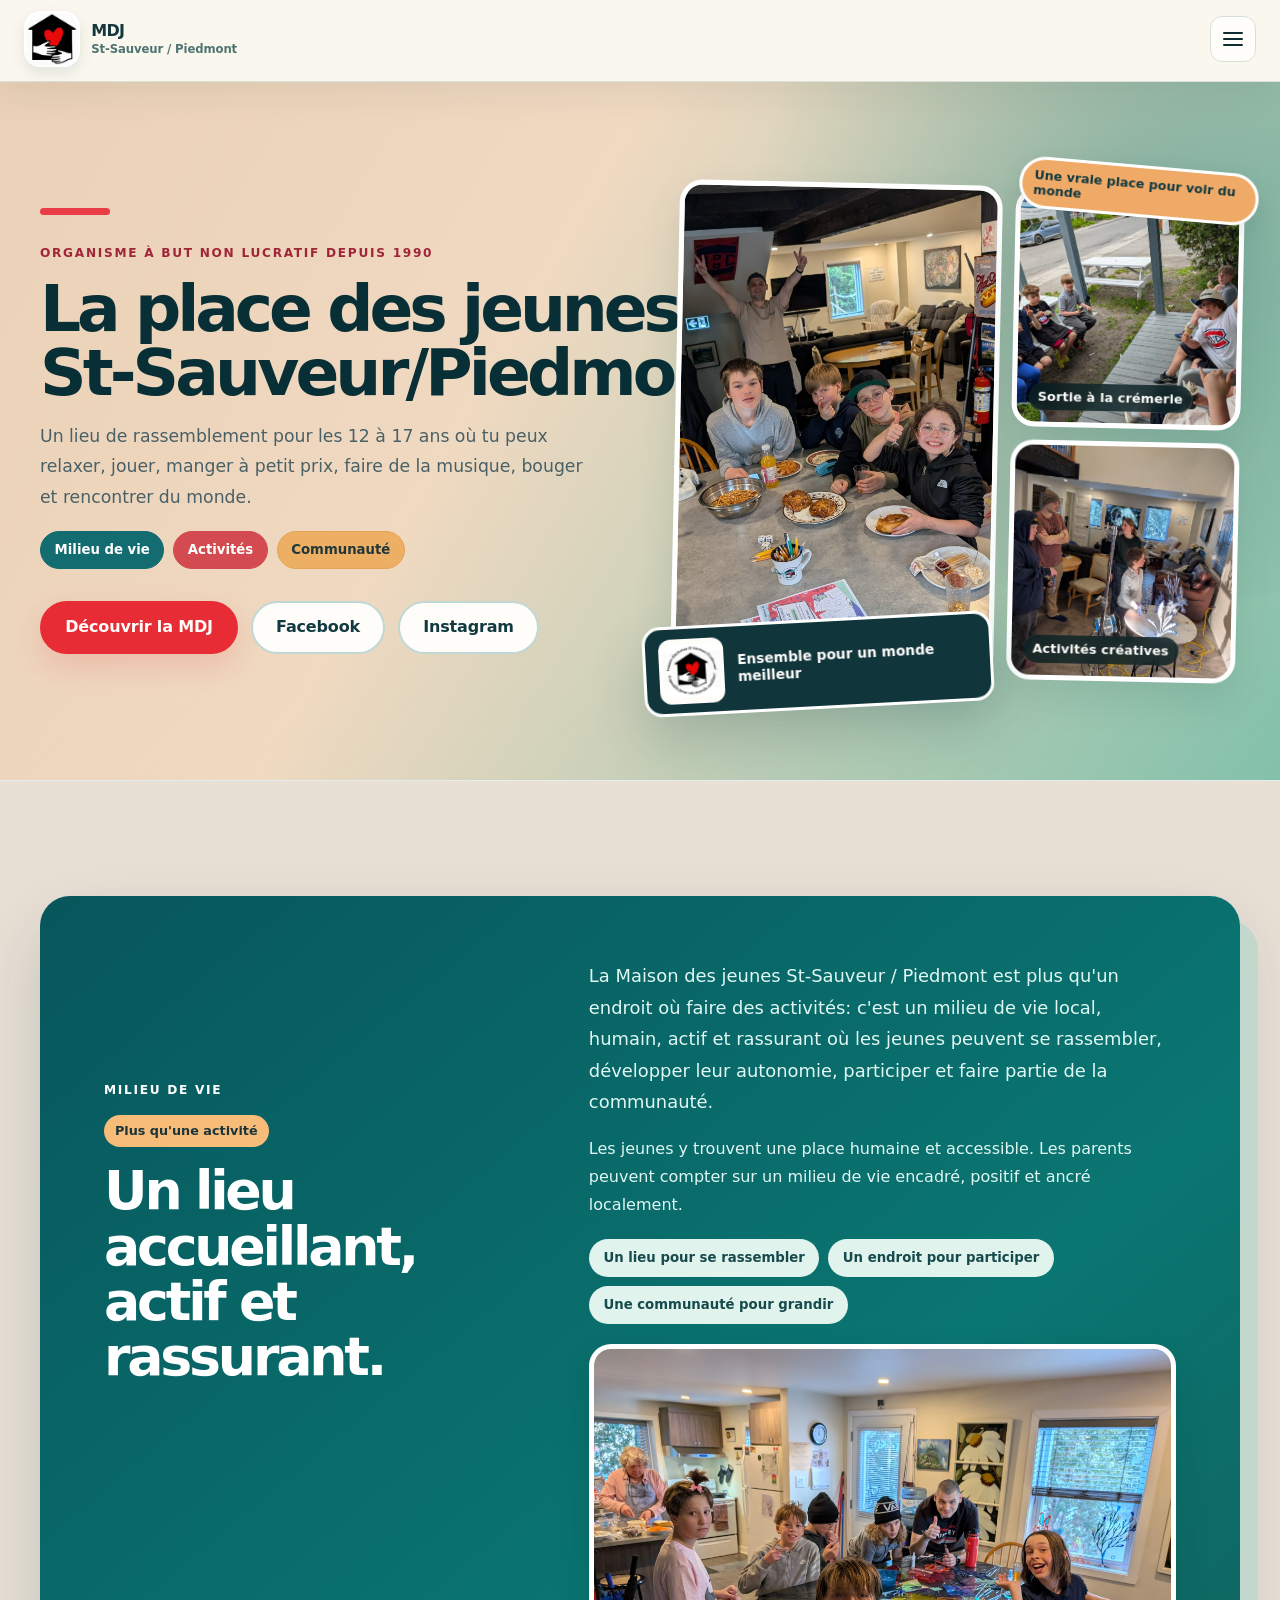
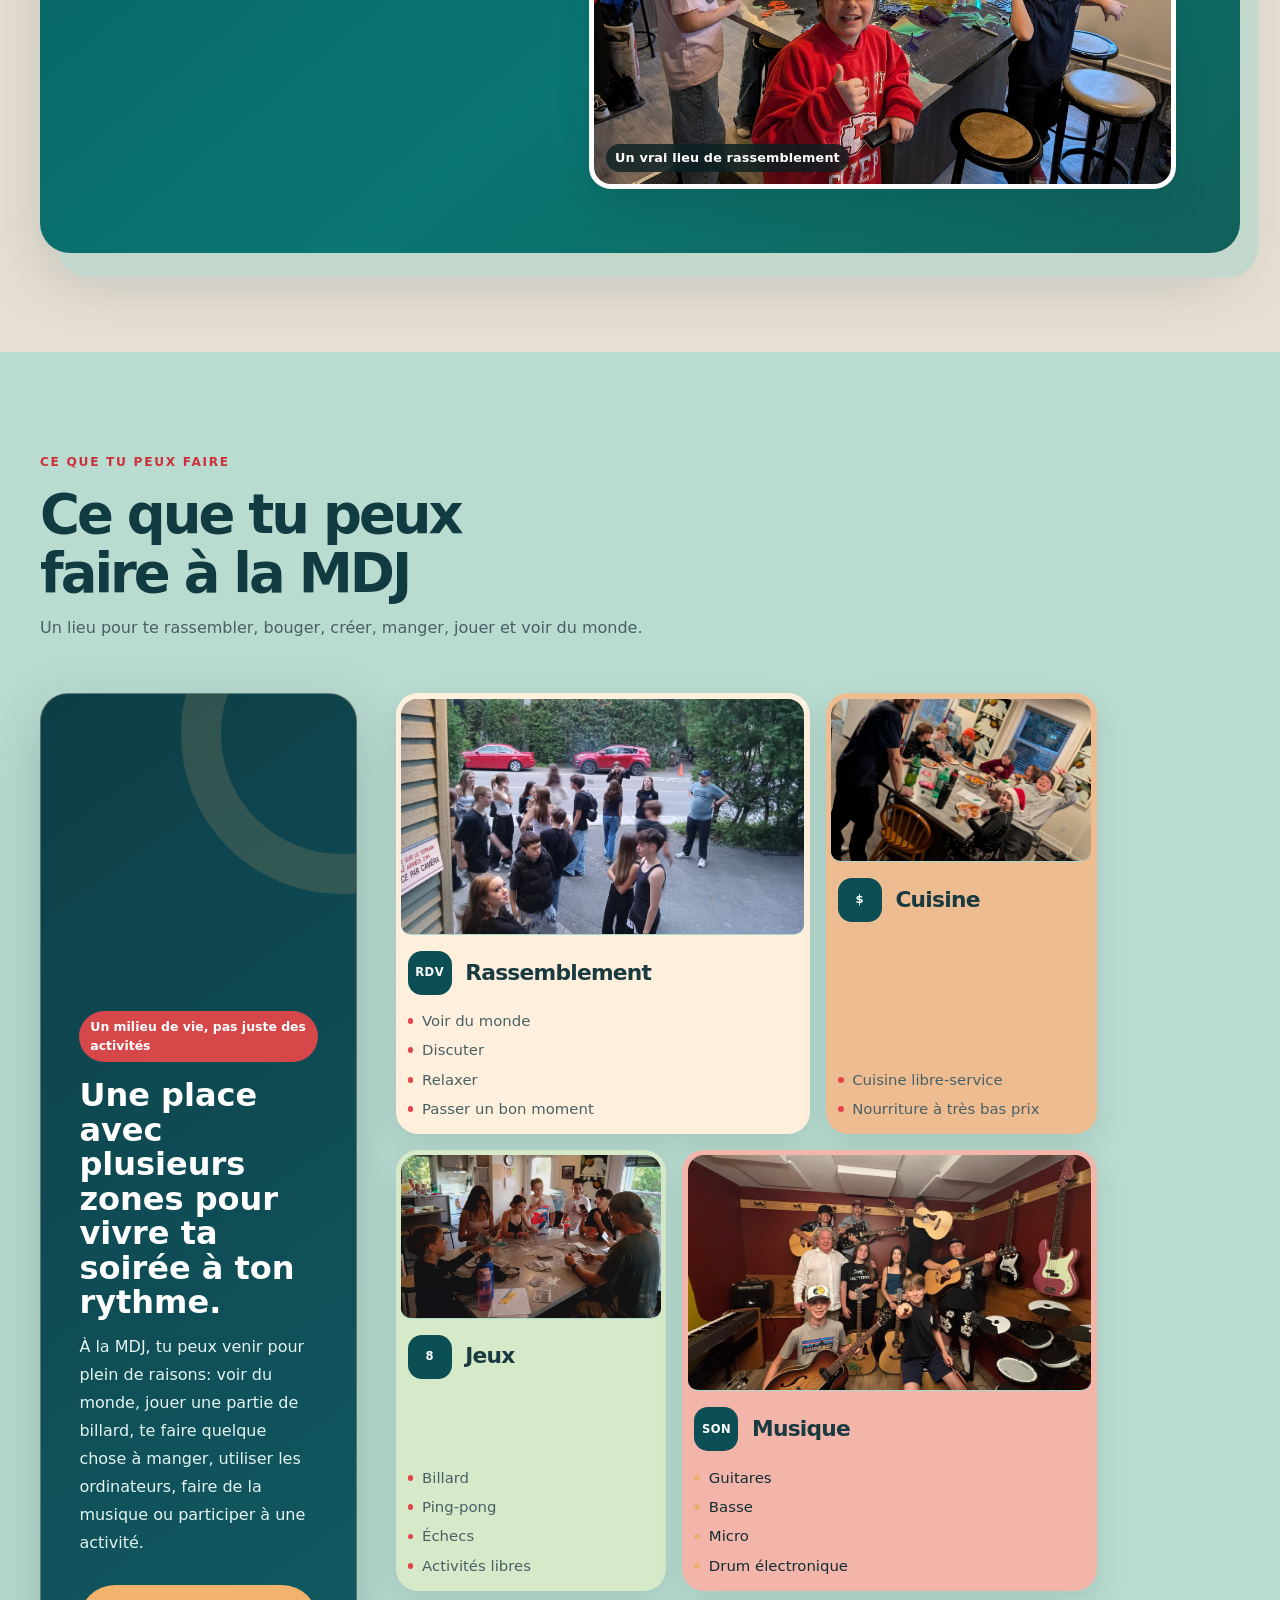
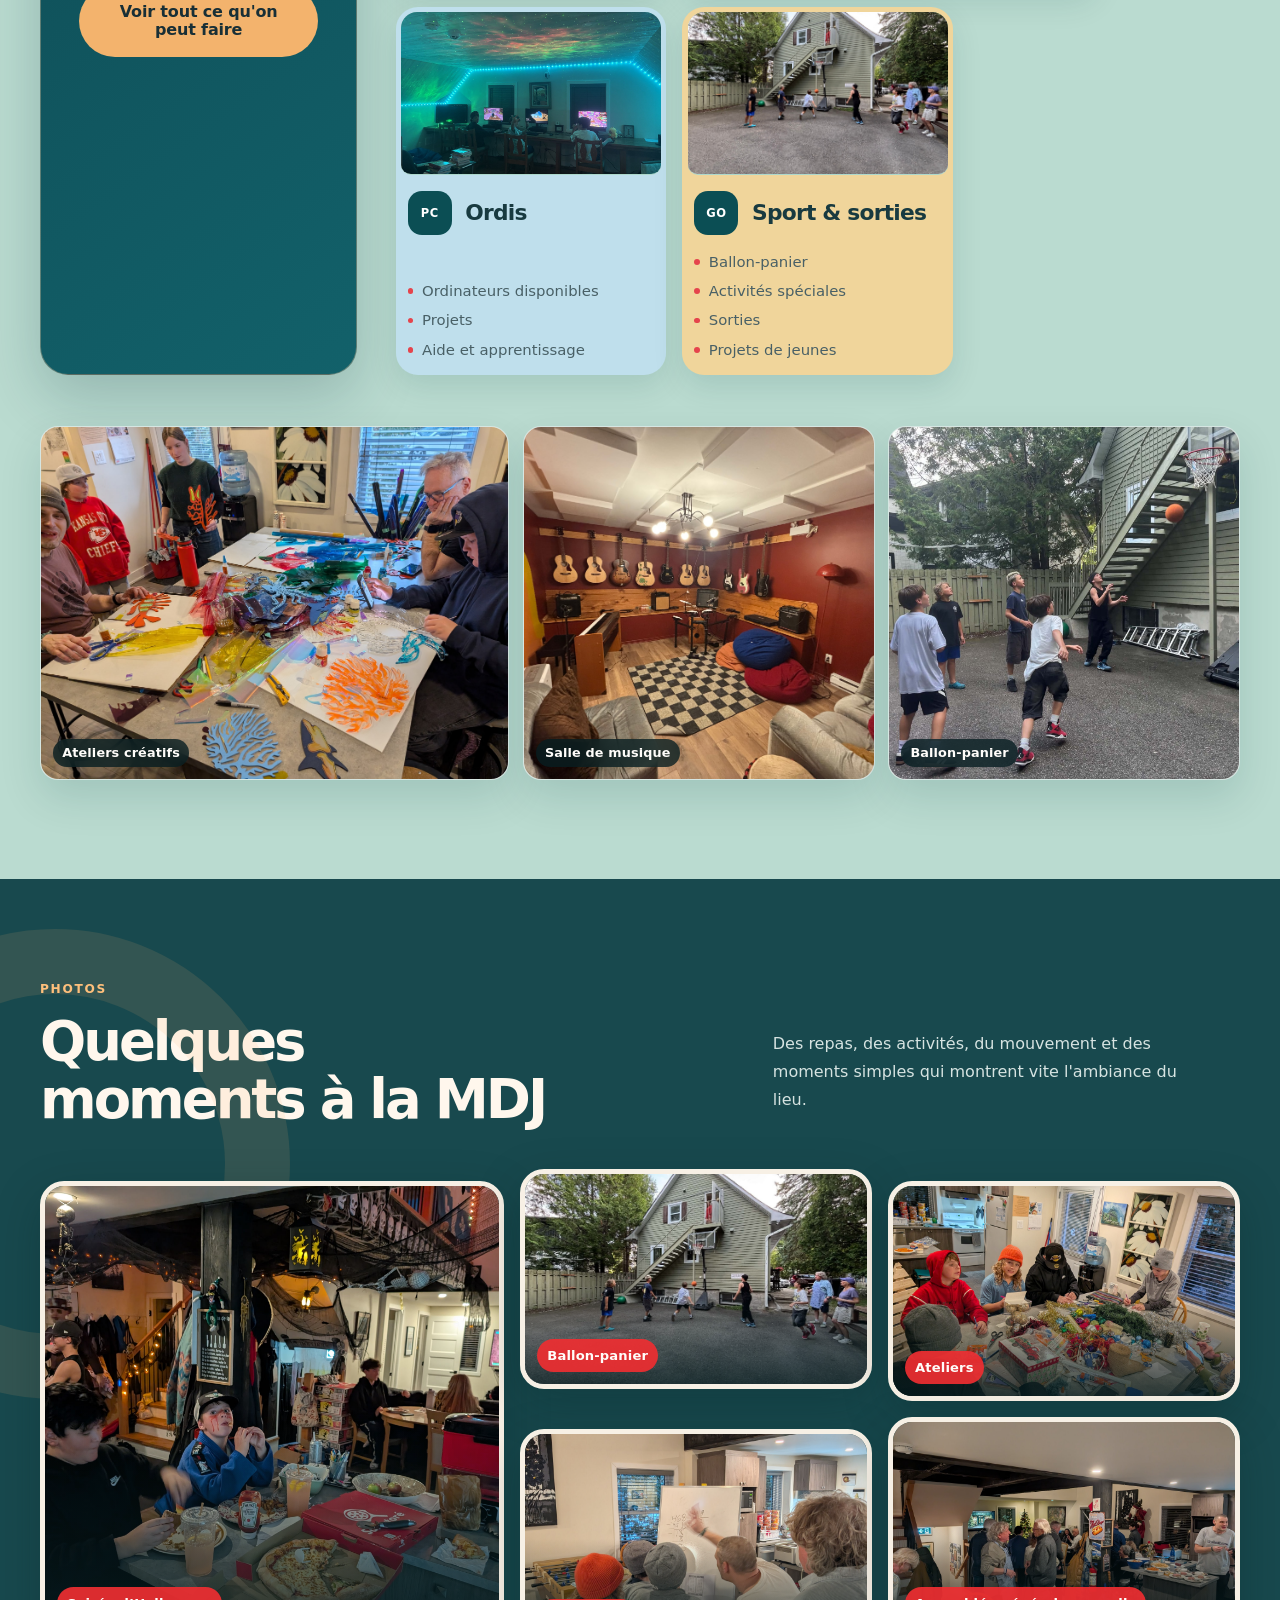
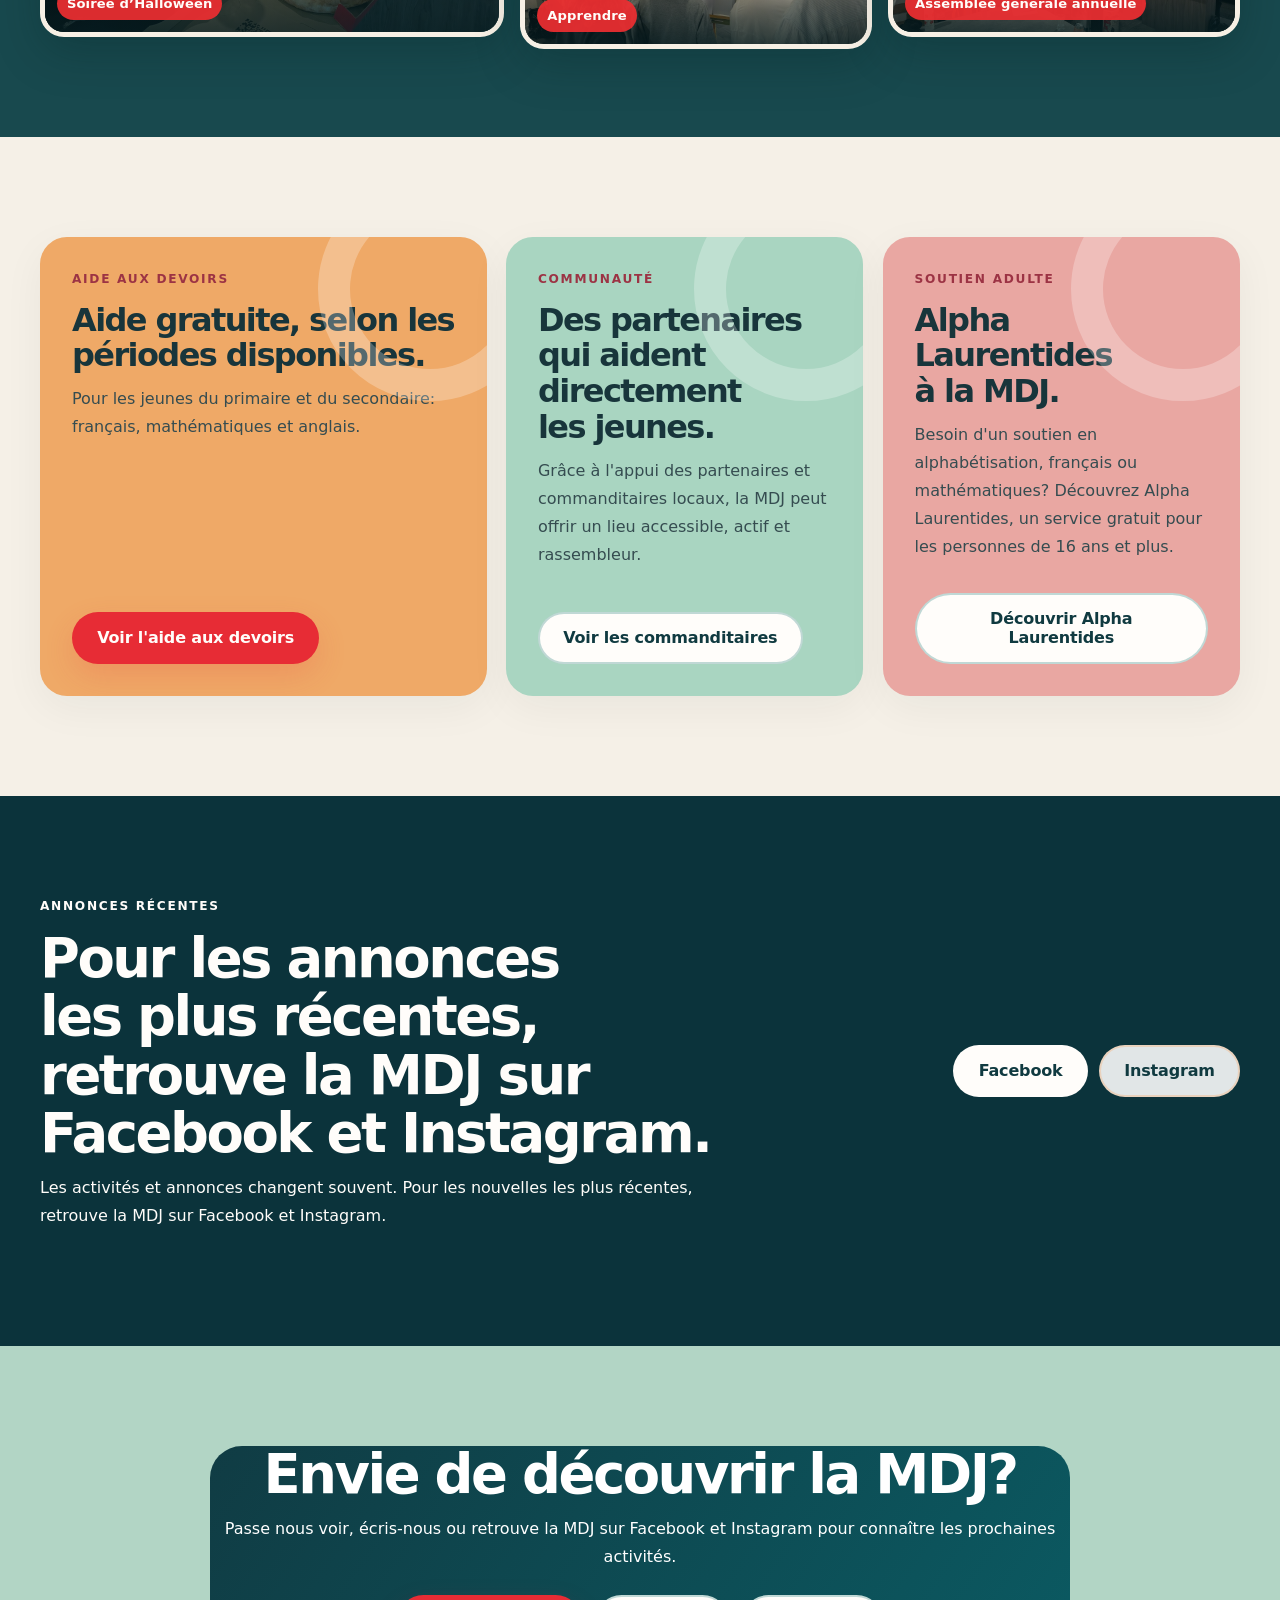
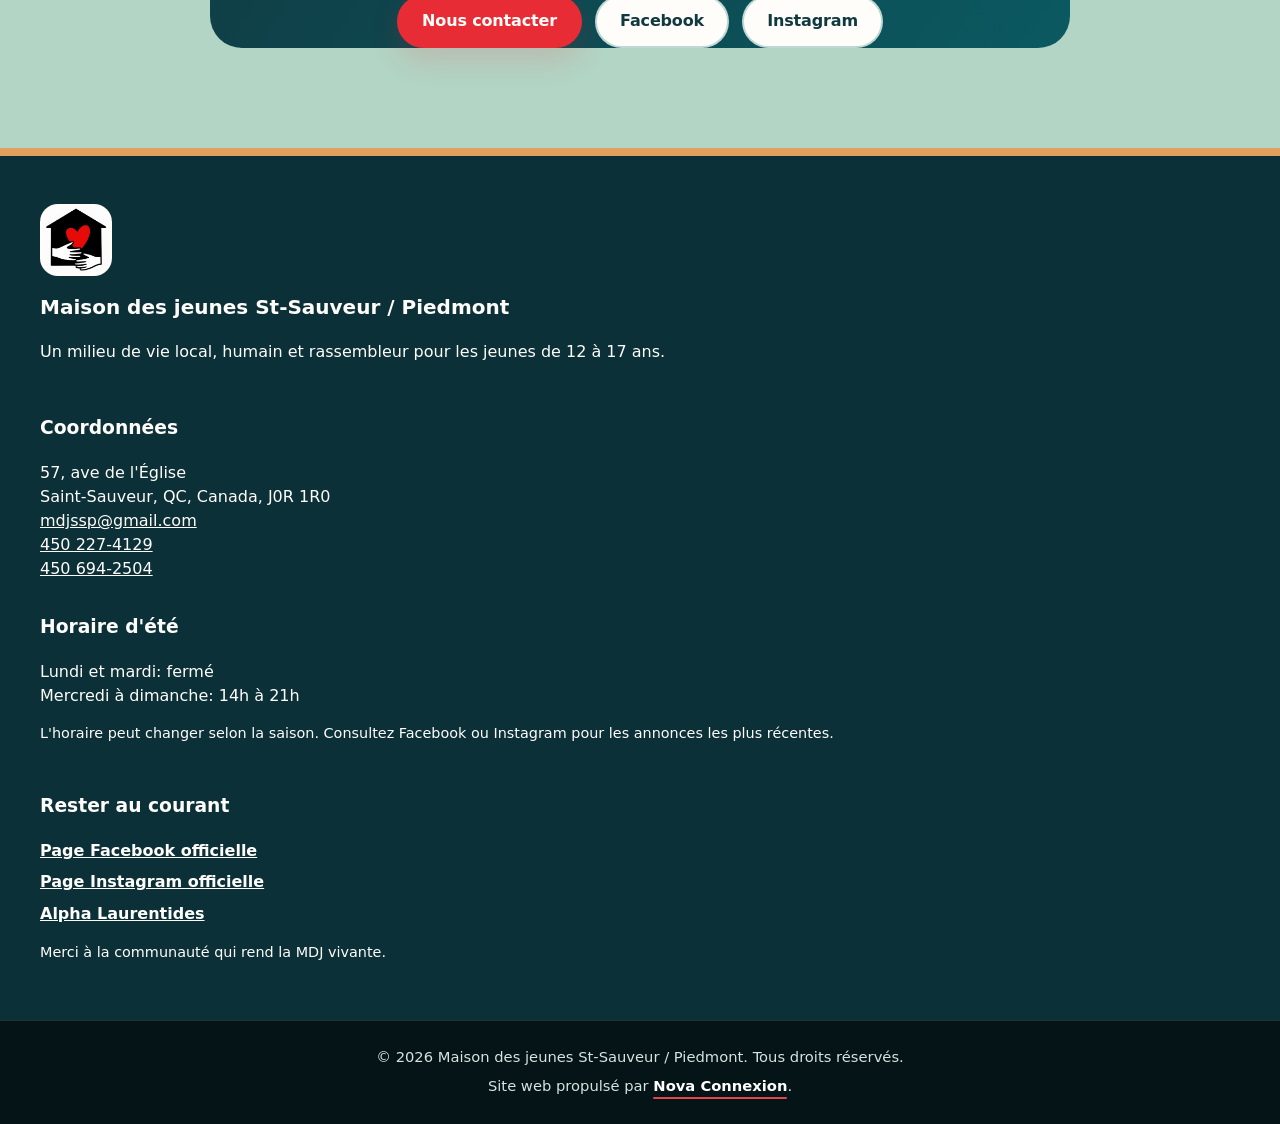
<file: index.html>
<!doctype html>
<html lang="fr-CA">
  <head>
    <meta charset="utf-8">
    <meta name="viewport" content="width=device-width, initial-scale=1">
    <title>MDJ St-Sauveur / Piedmont | Maison des jeunes</title>
    <meta name="description" content="La Maison des jeunes St-Sauveur / Piedmont est un lieu de rassemblement pour les jeunes de 12 à 17 ans: activités, musique, jeux, aide aux devoirs, nourriture à petit prix et plus encore.">
    <meta name="keywords" content="Maison des jeunes Saint-Sauveur, MDJ Saint-Sauveur, MDJ Piedmont, activités jeunes 12-17 ans, aide aux devoirs Saint-Sauveur, organisme jeunesse Laurentides">
    <link rel="icon" href="public/images/logo-mdj-simple.jpg">
    <link rel="stylesheet" href="styles.css">
  </head>
  <body>
    <a class="skip-link" href="#main">Aller au contenu</a>

    <header class="site-header">
      <nav class="nav-shell" aria-label="Navigation principale">
        <a class="brand" href="index.html" aria-label="MDJ St-Sauveur / Piedmont — accueil">
          <img src="public/images/logo-mdj-simple.jpg" alt="Logo de la MDJ St-Sauveur / Piedmont">
          <span>MDJ <small>St-Sauveur / Piedmont</small></span>
        </a>
        <button class="nav-toggle" type="button" aria-controls="site-menu" aria-expanded="false">
          <span class="sr-only">Ouvrir le menu</span>
          <span aria-hidden="true"></span><span aria-hidden="true"></span><span aria-hidden="true"></span>
        </button>
        <div class="nav-links" id="site-menu">
          <a href="index.html" aria-current="page">Accueil</a>
          <a href="ta-mdj.html">Ta MDJ</a>
          <a href="aide-aux-devoirs.html">Aide aux devoirs</a>
          <a href="alpha-laurentides.html">Alpha Laurentides</a>
          <a href="commanditaires.html">Commanditaires</a>
          <a href="a-propos.html">À propos</a>
          <a class="nav-mobile-contact" href="contact.html">Nous joindre</a>
        </div>
        <div class="nav-actions">
          <a class="nav-cta" href="contact.html">Nous joindre <span aria-hidden="true">↗</span></a>
        </div>
      </nav>
    </header>

    <main id="main">
      <section class="hero section">
        <div class="container hero-grid">
          <div class="hero-copy">
            <p class="eyebrow">Organisme à but non lucratif depuis 1990</p>
            <h1 class="hero-title">
              <span class="hero-title-line">La place des jeunes à</span>
              <span class="hero-title-line hero-title-location">St-Sauveur/Piedmont</span>
            </h1>
            <p class="hero-text">Un lieu de rassemblement pour les 12 à 17 ans où tu peux relaxer, jouer, manger à petit prix, faire de la musique, bouger et rencontrer du monde.</p>
            <div class="hero-highlights" aria-label="Ambiance de la MDJ">
              <span>Milieu de vie</span>
              <span>Activités</span>
              <span>Communauté</span>
            </div>
            <div class="hero-actions">
              <a class="btn btn-primary" href="ta-mdj.html">Découvrir la MDJ</a>
              <a class="btn btn-secondary" href="https://www.facebook.com/MDJSSP/?locale=fr_FR" target="_blank" rel="noopener noreferrer">Facebook</a>
              <a class="btn btn-secondary" href="https://www.instagram.com/mdjsaintsauveurpiedmont?igsh=MXV3YW92Z3VvaHJkeQ==" target="_blank" rel="noopener noreferrer">Instagram</a>
            </div>
          </div>

          <div class="hero-visual" aria-label="Aperçu des activités de la MDJ">
            <span class="hero-floating-badge">Une vraie place pour voir du monde</span>
            <div class="hero-logo-panel">
              <img src="public/images/logo-mdj-complet.jpg" alt="Logo complet de la Maison des jeunes St-Sauveur / Piedmont">
              <p>Ensemble pour un monde meilleur</p>
            </div>
            <div class="hero-photo-collage" aria-label="Photos de la vie à la MDJ">
              <figure class="photo-frame photo-frame-large">
                <img src="public/images/photos-mdj/accueil-repas-table.jpg" alt="Jeunes autour d'une table à la Maison des jeunes" fetchpriority="high">
                <figcaption>Repas et rassemblement</figcaption>
              </figure>
              <figure class="photo-frame">
                <img src="public/images/photos-mdj/accueil-galerie-jeunes.jpg" alt="Jeunes lors d'une sortie à la crémerie avec la MDJ" loading="lazy">
                <figcaption>Sortie à la crémerie</figcaption>
              </figure>
              <figure class="photo-frame">
                <img src="public/images/photos-mdj/accueil-activite-lumiere.jpg" alt="Activité créative à la Maison des jeunes" loading="lazy">
                <figcaption>Activités créatives</figcaption>
              </figure>
            </div>
            <div class="activity-board" aria-hidden="true">
              <span>Billard</span>
              <span>Musique</span>
              <span>Ping-pong</span>
              <span>Ballon-panier</span>
              <span>Échecs</span>
              <span>Cuisine</span>
              <span>Ordinateurs</span>
              <span>Devoirs</span>
            </div>
          </div>
        </div>
      </section>

      <section class="section warm-band living-section" aria-labelledby="milieu-title">
        <div class="container living-panel">
          <div>
            <p class="eyebrow">Milieu de vie</p>
            <span class="living-badge">Plus qu'une activité</span>
            <h2 id="milieu-title">Un lieu accueillant, actif et rassurant.</h2>
          </div>
          <div>
            <p>La Maison des jeunes St-Sauveur / Piedmont est plus qu'un endroit où faire des activités: c'est un milieu de vie local, humain, actif et rassurant où les jeunes peuvent se rassembler, développer leur autonomie, participer et faire partie de la communauté.</p>
            <p>Les jeunes y trouvent une place humaine et accessible. Les parents peuvent compter sur un milieu de vie encadré, positif et ancré localement.</p>
            <div class="living-statements" aria-label="Ce que représente la MDJ">
              <span>Un lieu pour se rassembler</span>
              <span>Un endroit pour participer</span>
              <span>Une communauté pour grandir</span>
            </div>
            <figure class="photo-frame living-photo">
              <img src="public/images/photos-mdj/a-propos-groupe-mdj.jpg" alt="Jeunes rassemblés autour d'une table à la MDJ" loading="lazy">
              <figcaption>Un vrai lieu de rassemblement</figcaption>
            </figure>
          </div>
        </div>
      </section>

      <section class="section activities-section" aria-labelledby="activities-title">
        <div class="container">
          <div class="section-heading">
            <p class="eyebrow">Ce que tu peux faire</p>
            <h2 id="activities-title">Ce que tu peux faire à la MDJ</h2>
            <p>Un lieu pour te rassembler, bouger, créer, manger, jouer et voir du monde.</p>
          </div>

          <div class="zone-layout">
            <article class="zone-intro">
              <span class="zone-badge">Un milieu de vie, pas juste des activités</span>
              <h3>Une place avec plusieurs zones pour vivre ta soirée à ton rythme.</h3>
              <p>À la MDJ, tu peux venir pour plein de raisons: voir du monde, jouer une partie de billard, te faire quelque chose à manger, utiliser les ordinateurs, faire de la musique ou participer à une activité.</p>
              <a class="btn btn-primary" href="ta-mdj.html">Voir tout ce qu'on peut faire</a>
            </article>

            <div class="zone-map" aria-label="Aperçu des zones de vie de la MDJ">
              <article class="zone-card zone-card-primary">
                <figure class="zone-photo">
                  <img src="public/images/photos-mdj/mdj-rassemblement-exterieur.jpg" alt="Jeunes rassemblés à l'extérieur de la MDJ" loading="lazy">
                </figure>
                <div class="zone-card-head">
                  <span class="zone-icon" aria-hidden="true">RDV</span>
                  <h3>Rassemblement</h3>
                </div>
                <ul>
                  <li>Voir du monde</li>
                  <li>Discuter</li>
                  <li>Relaxer</li>
                  <li>Passer un bon moment</li>
                </ul>
              </article>

              <article class="zone-card">
                <figure class="zone-photo">
                  <img src="public/images/photos-mdj/mdj-repas-pizza.jpg" alt="Jeunes autour d'une table pour un repas à la MDJ" loading="lazy">
                </figure>
                <div class="zone-card-head">
                  <span class="zone-icon" aria-hidden="true">$</span>
                  <h3>Cuisine</h3>
                </div>
                <ul>
                  <li>Cuisine libre-service</li>
                  <li>Nourriture à très bas prix</li>
                </ul>
              </article>

              <article class="zone-card">
                <figure class="zone-photo">
                  <img src="public/images/photos-mdj/mdj-atelier-papier.jpg" alt="Activité de groupe autour d'une table à la MDJ" loading="lazy">
                </figure>
                <div class="zone-card-head">
                  <span class="zone-icon" aria-hidden="true">8</span>
                  <h3>Jeux</h3>
                </div>
                <ul>
                  <li>Billard</li>
                  <li>Ping-pong</li>
                  <li>Échecs</li>
                  <li>Activités libres</li>
                </ul>
              </article>

              <article class="zone-card zone-card-music">
                <figure class="zone-photo">
                  <img src="public/images/photos-mdj/salle-musique-groupe.jpg" alt="Jeunes avec des guitares dans la salle de musique de la MDJ" loading="lazy">
                </figure>
                <div class="zone-card-head">
                  <span class="zone-icon" aria-hidden="true">SON</span>
                  <h3>Musique</h3>
                </div>
                <ul>
                  <li>Guitares</li>
                  <li>Basse</li>
                  <li>Micro</li>
                  <li>Drum électronique</li>
                </ul>
              </article>

              <article class="zone-card">
                <figure class="zone-photo">
                  <img src="public/images/photos-mdj/coin-ordi-jeunes.jpg" alt="Jeunes utilisant les ordinateurs dans le coin ordi de la MDJ" loading="lazy">
                </figure>
                <div class="zone-card-head">
                  <span class="zone-icon" aria-hidden="true">PC</span>
                  <h3>Ordis</h3>
                </div>
                <ul>
                  <li>Ordinateurs disponibles</li>
                  <li>Projets</li>
                  <li>Aide et apprentissage</li>
                </ul>
              </article>

              <article class="zone-card">
                <figure class="zone-photo zone-photo-focus-lower">
                  <img src="public/images/photos-mdj/ballon-panier-action-3.jpg" alt="Jeunes jouant au ballon-panier dans la cour de la MDJ" loading="lazy">
                </figure>
                <div class="zone-card-head">
                  <span class="zone-icon" aria-hidden="true">GO</span>
                  <h3>Sport & sorties</h3>
                </div>
                <ul>
                  <li>Ballon-panier</li>
                  <li>Activités spéciales</li>
                  <li>Sorties</li>
                  <li>Projets de jeunes</li>
                </ul>
              </article>
            </div>
          </div>

          <div class="section-photo-strip" aria-label="Aperçu photo des zones de la MDJ">
            <figure class="photo-frame photo-frame-wide">
              <img src="public/images/photos-mdj/ta-mdj-atelier-creatif.jpg" alt="Atelier créatif de groupe à la MDJ" loading="lazy">
              <figcaption>Ateliers créatifs</figcaption>
            </figure>
            <figure class="photo-frame">
              <img src="public/images/photos-mdj/salle-musique-vue-large.jpg" alt="Salle de musique de la MDJ avec guitares, clavier et drum électronique" loading="lazy">
              <figcaption>Salle de musique</figcaption>
            </figure>
            <figure class="photo-frame">
              <img src="public/images/photos-mdj/ballon-panier-action-2.jpg" alt="Activité de ballon-panier dans la cour de la MDJ" loading="lazy">
              <figcaption>Ballon-panier</figcaption>
            </figure>
          </div>
        </div>
      </section>

      <section class="section moments-section" aria-labelledby="moments-title">
        <div class="container">
          <div class="section-heading">
            <p class="eyebrow">Photos</p>
            <h2 id="moments-title">Quelques moments à la MDJ</h2>
            <p>Des repas, des activités, du mouvement et des moments simples qui montrent vite l'ambiance du lieu.</p>
          </div>
          <div class="moments-mosaic" aria-label="Quelques photos de la vie à la MDJ">
            <figure class="moment-card moment-card-large">
              <img src="public/images/photos-mdj/mdj-halloween-repas.jpg" alt="Jeunes réunis autour d'un repas et d'une activité à la MDJ" loading="lazy">
              <figcaption>Soirée d’Halloween</figcaption>
            </figure>
            <figure class="moment-card">
              <img src="public/images/photos-mdj/ballon-panier-action-1.jpg" alt="Jeunes jouant au ballon-panier dans la cour de la MDJ" loading="lazy">
              <figcaption>Ballon-panier</figcaption>
            </figure>
            <figure class="moment-card">
              <img src="public/images/photos-mdj/mdj-atelier-noel.jpg" alt="Atelier créatif avec des jeunes à la MDJ" loading="lazy">
              <figcaption>Ateliers</figcaption>
            </figure>
            <figure class="moment-card">
              <img src="public/images/photos-mdj/mdj-aide-tableau-groupe.jpg" alt="Moment d'apprentissage avec tableau blanc à la MDJ" loading="lazy">
              <figcaption>Apprendre</figcaption>
            </figure>
            <figure class="moment-card">
              <img src="public/images/photos-mdj/mdj-soiree-communautaire.jpg" alt="Moment de rassemblement communautaire à la MDJ" loading="lazy">
              <figcaption>Assemblée générale annuelle</figcaption>
            </figure>
          </div>
        </div>
      </section>

      <section class="section" aria-label="Liens importants">
        <div class="container feature-grid home-feature-grid">
          <article class="feature-panel homework-panel">
            <p class="eyebrow">Aide aux devoirs</p>
            <h2>Aide gratuite, selon les périodes disponibles.</h2>
            <p>Pour les jeunes du primaire et du secondaire: français, mathématiques et anglais.</p>
            <a class="btn btn-primary" href="aide-aux-devoirs.html">Voir l'aide aux devoirs</a>
          </article>

          <article class="feature-panel sponsor-panel">
            <p class="eyebrow">Communauté</p>
            <h2>Des partenaires qui aident directement les jeunes.</h2>
            <p>Grâce à l'appui des partenaires et commanditaires locaux, la MDJ peut offrir un lieu accessible, actif et rassembleur.</p>
            <a class="btn btn-secondary" href="commanditaires.html">Voir les commanditaires</a>
          </article>

          <article class="feature-panel alpha-panel">
            <p class="eyebrow">Soutien adulte</p>
            <h2>Alpha Laurentides à la MDJ.</h2>
            <p>Besoin d'un soutien en alphabétisation, français ou mathématiques? Découvrez Alpha Laurentides, un service gratuit pour les personnes de 16 ans et plus.</p>
            <a class="btn btn-secondary" href="alpha-laurentides.html">Découvrir Alpha Laurentides</a>
          </article>
        </div>
      </section>

      <section class="section facebook-band" aria-labelledby="facebook-title">
        <div class="container facebook-shell">
          <div>
            <p class="eyebrow">Annonces récentes</p>
            <h2 id="facebook-title">Pour les annonces les plus récentes, retrouve la MDJ sur Facebook et Instagram.</h2>
            <p>Les activités et annonces changent souvent. Pour les nouvelles les plus récentes, retrouve la MDJ sur Facebook et Instagram.</p>
          </div>
          <div class="social-actions">
            <a class="btn btn-light" href="https://www.facebook.com/MDJSSP/?locale=fr_FR" target="_blank" rel="noopener noreferrer">Facebook</a>
            <a class="btn btn-light btn-social-alt" href="https://www.instagram.com/mdjsaintsauveurpiedmont?igsh=MXV3YW92Z3VvaHJkeQ==" target="_blank" rel="noopener noreferrer">Instagram</a>
          </div>
        </div>
      </section>

      <section class="section final-cta" aria-labelledby="final-title">
        <div class="container cta-shell">
          <h2 id="final-title">Envie de découvrir la MDJ?</h2>
          <p>Passe nous voir, écris-nous ou retrouve la MDJ sur Facebook et Instagram pour connaître les prochaines activités.</p>
          <div class="cta-actions">
            <a class="btn btn-primary" href="contact.html">Nous contacter</a>
            <a class="btn btn-secondary" href="https://www.facebook.com/MDJSSP/?locale=fr_FR" target="_blank" rel="noopener noreferrer">Facebook</a>
            <a class="btn btn-secondary" href="https://www.instagram.com/mdjsaintsauveurpiedmont?igsh=MXV3YW92Z3VvaHJkeQ==" target="_blank" rel="noopener noreferrer">Instagram</a>
          </div>
        </div>
      </section>
    </main>

    <footer class="site-footer">
      <div class="container footer-grid">
        <div>
          <img class="footer-logo" src="public/images/logo-mdj-simple.jpg" alt="Logo de la MDJ St-Sauveur / Piedmont">
          <h2>Maison des jeunes St-Sauveur / Piedmont</h2>
          <p>Un milieu de vie local, humain et rassembleur pour les jeunes de 12 à 17 ans.</p>
        </div>
        <div>
          <h3>Coordonnées</h3>
          <address>
            57, ave de l'Église<br>
            Saint-Sauveur, QC, Canada, J0R 1R0<br>
            <a href="mailto:mdjssp@gmail.com">mdjssp@gmail.com</a><br>
            <a href="tel:+14502274129">450 227-4129</a><br>
            <a href="tel:+14506942504">450 694-2504</a>
          </address>
        </div>
        <div>
          <h3>Horaire d'été</h3>
          <ul class="footer-hours">
            <li>Lundi et mardi: fermé</li>
            <li>Mercredi à dimanche: 14h à 21h</li>
          </ul>
          <p class="small">L'horaire peut changer selon la saison. Consultez Facebook ou Instagram pour les annonces les plus récentes.</p>
        </div>
        <div>
          <h3>Rester au courant</h3>
          <div class="footer-socials">
            <a class="footer-link" href="https://www.facebook.com/MDJSSP/?locale=fr_FR" target="_blank" rel="noopener noreferrer">Page Facebook officielle</a>
            <a class="footer-link" href="https://www.instagram.com/mdjsaintsauveurpiedmont?igsh=MXV3YW92Z3VvaHJkeQ==" target="_blank" rel="noopener noreferrer">Page Instagram officielle</a>
            <a class="footer-link" href="alpha-laurentides.html">Alpha Laurentides</a>
          </div>
          <p class="small">Merci à la communauté qui rend la MDJ vivante.</p>
        </div>
      </div>
      <div class="footer-signature">
        <p>© 2026 Maison des jeunes St-Sauveur / Piedmont. Tous droits réservés.</p>
        <p>Site web propulsé par <a href="https://novaconnexion.ca/" target="_blank" rel="noopener noreferrer">Nova Connexion</a>.</p>
      </div>
    </footer>

    <script src="script.js"></script>
  </body>
</html>
</file>
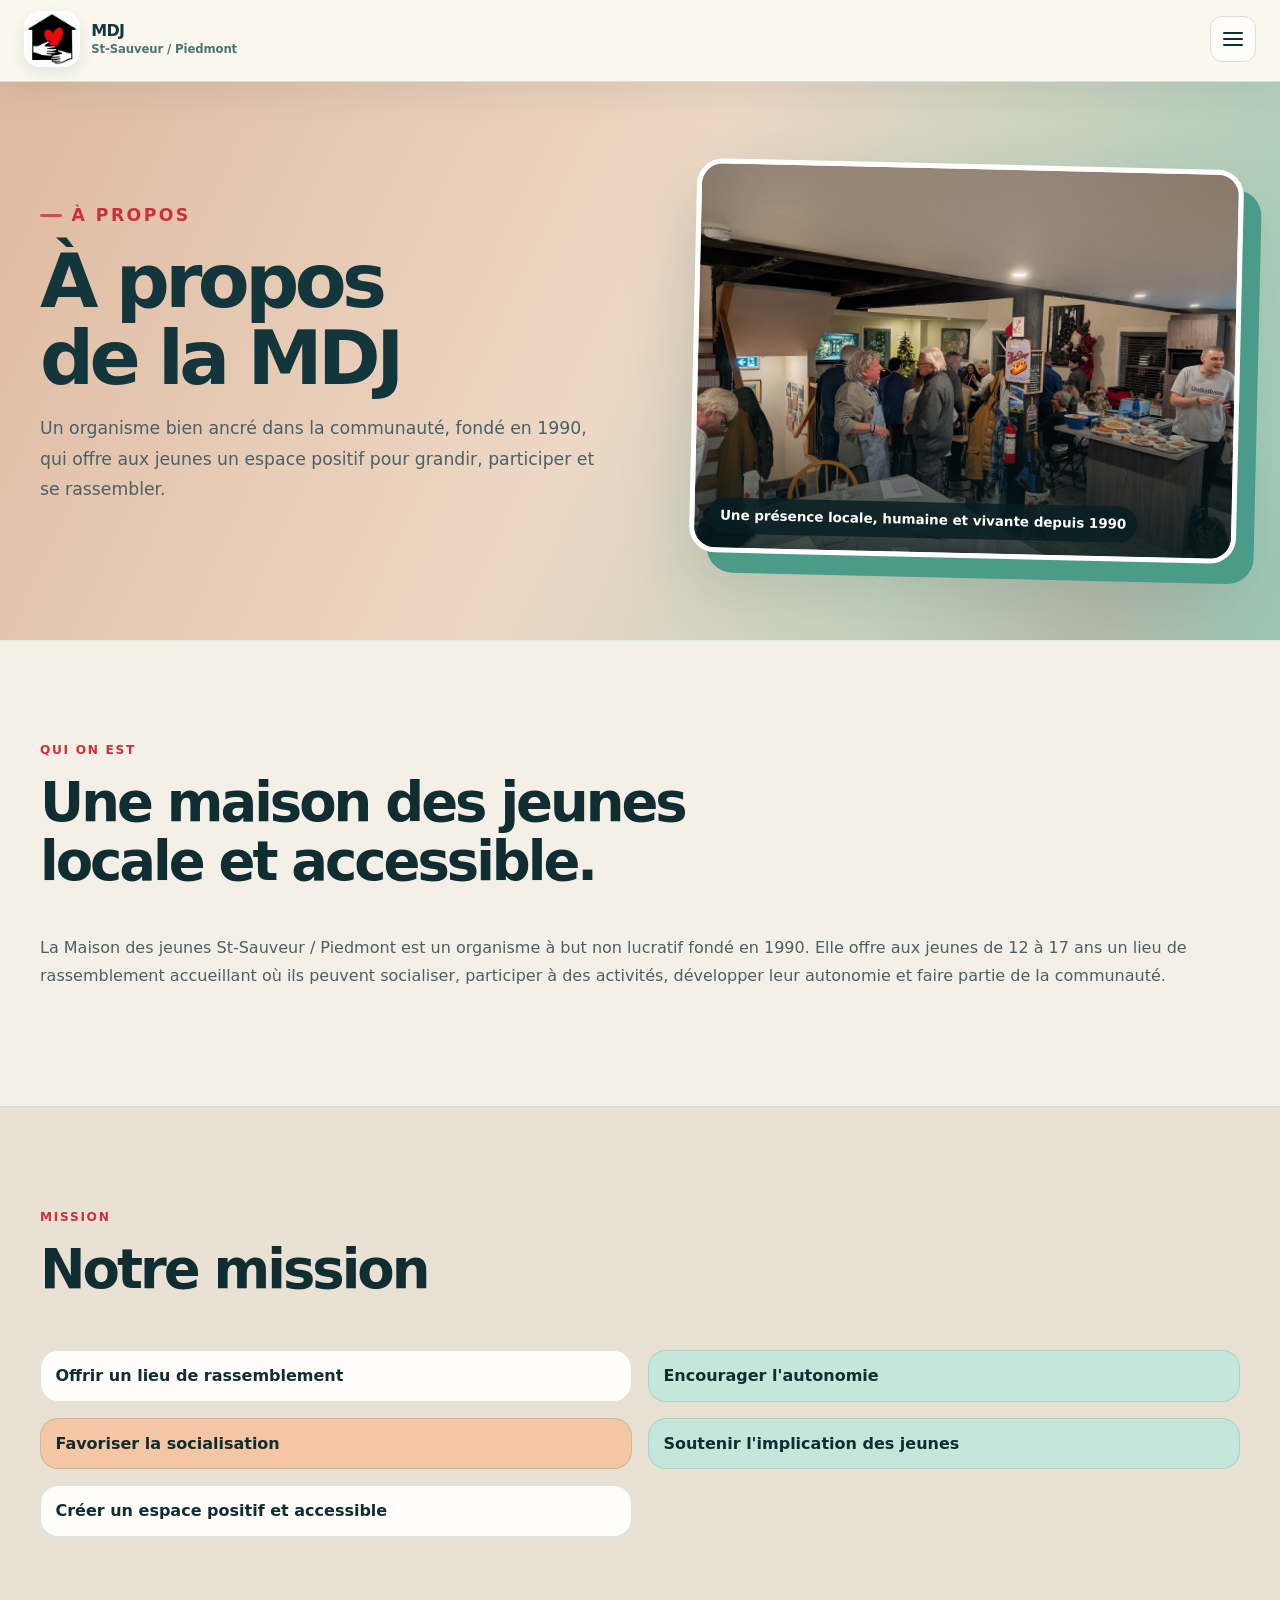
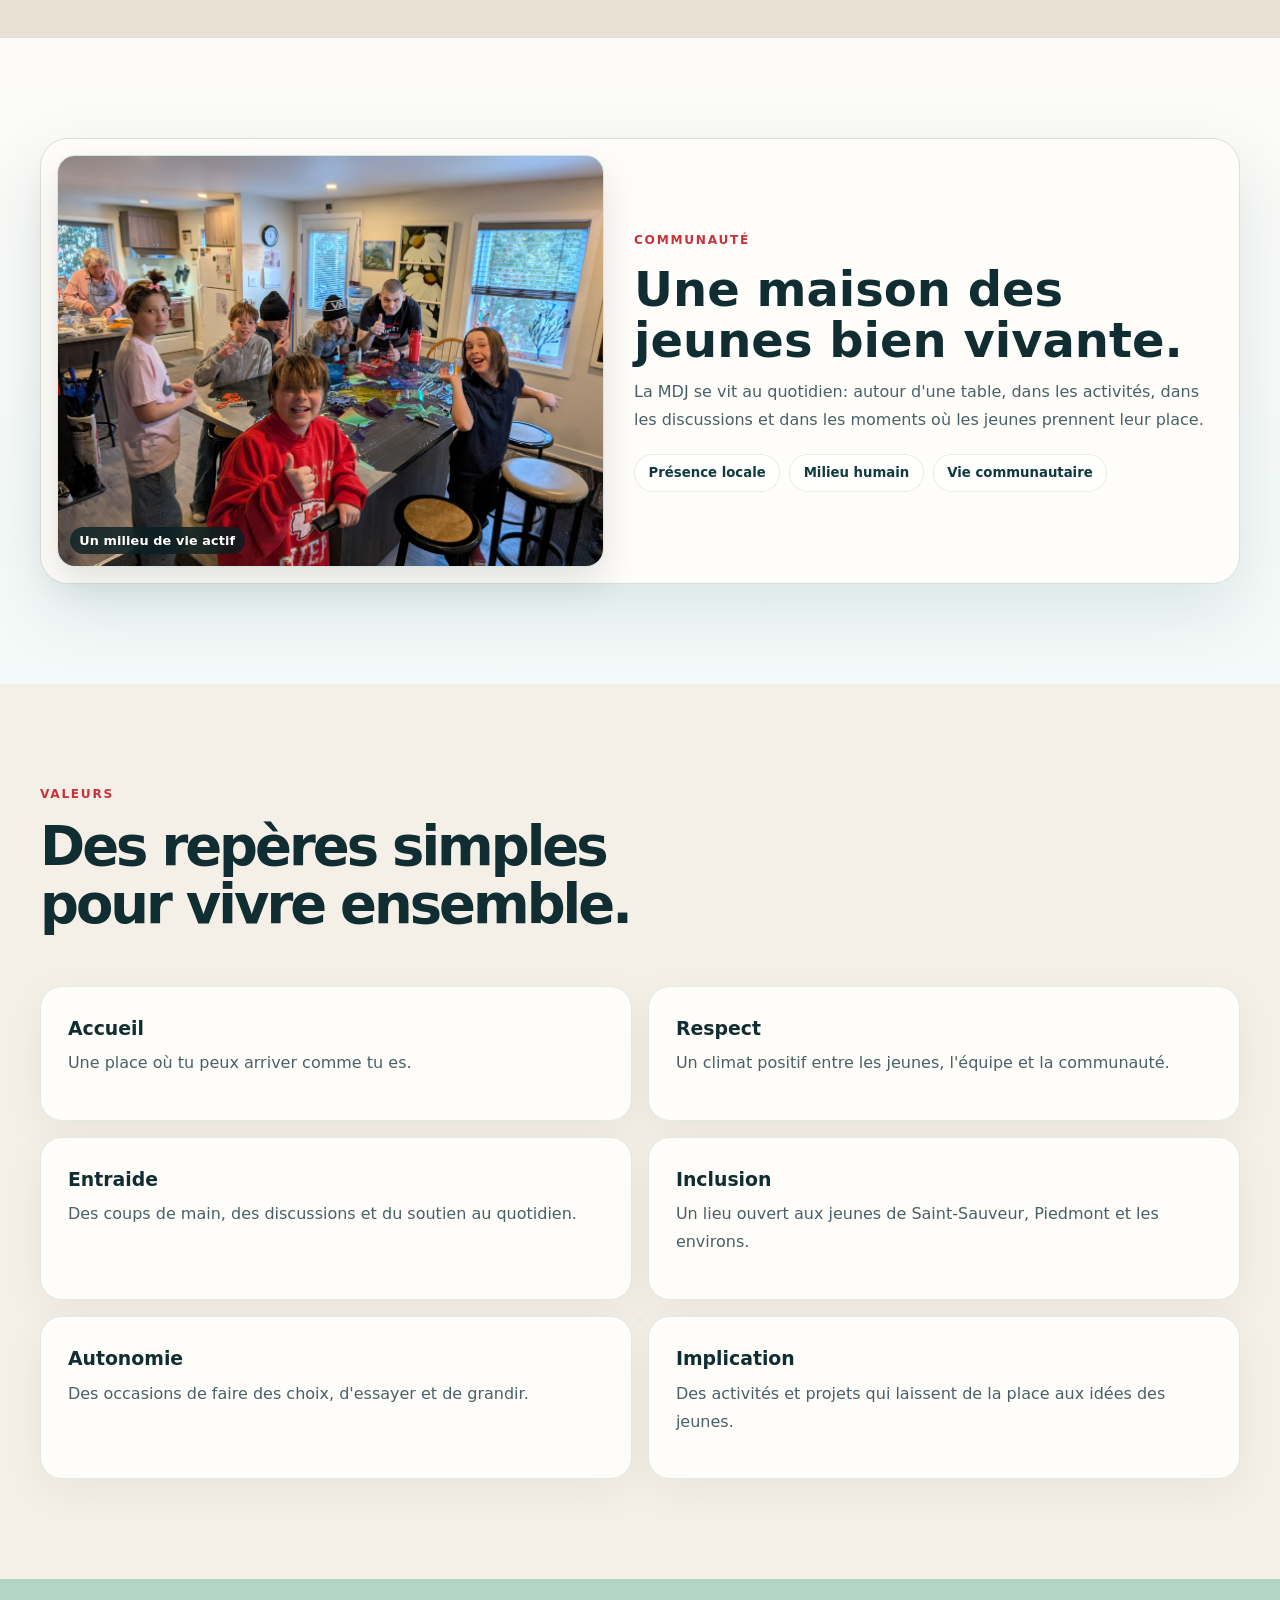
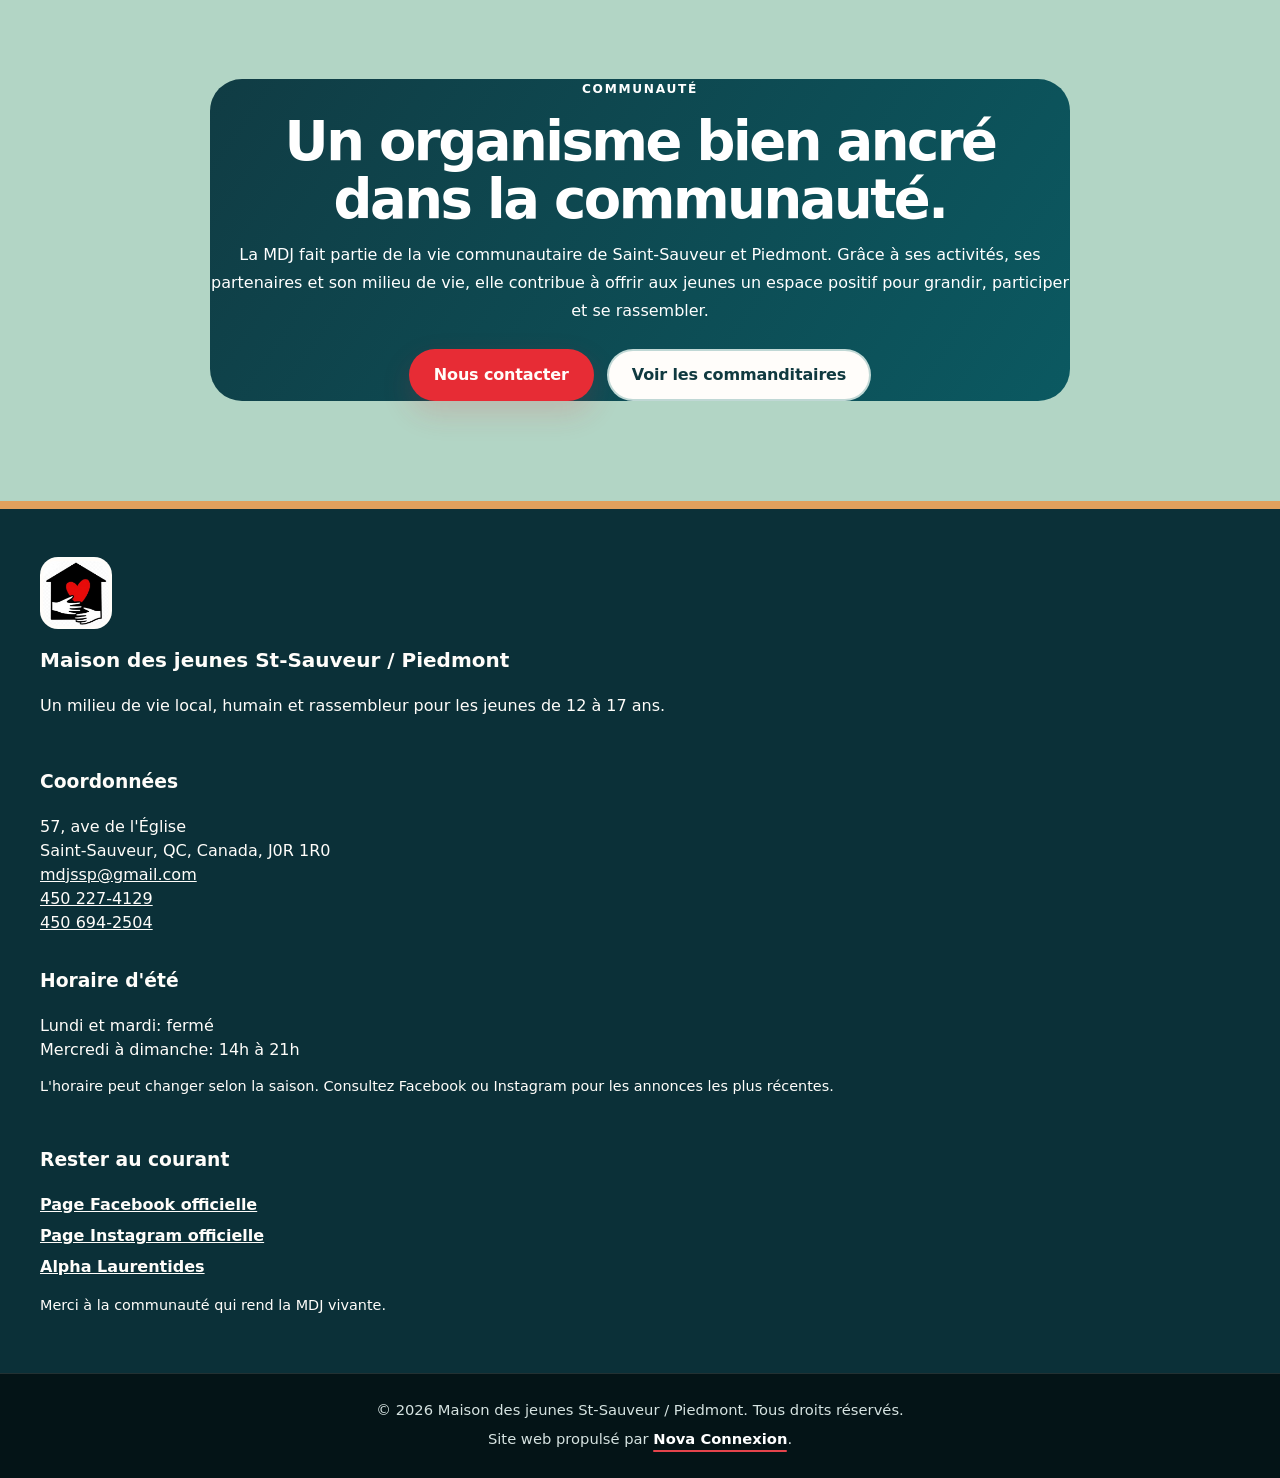
<file: a-propos.html>
<!doctype html>
<html lang="fr-CA">
  <head>
    <meta charset="utf-8">
    <meta name="viewport" content="width=device-width, initial-scale=1">
    <title>À propos | MDJ St-Sauveur / Piedmont</title>
    <meta name="description" content="La Maison des jeunes St-Sauveur / Piedmont est un organisme à but non lucratif fondé en 1990 et ancré dans la communauté.">
    <link rel="icon" href="public/images/logo-mdj-simple.jpg">
    <link rel="stylesheet" href="styles.css">
  </head>
  <body>
    <a class="skip-link" href="#main">Aller au contenu</a>
    <header class="site-header">
      <nav class="nav-shell" aria-label="Navigation principale">
        <a class="brand" href="index.html" aria-label="MDJ St-Sauveur / Piedmont — accueil">
          <img src="public/images/logo-mdj-simple.jpg" alt="Logo de la MDJ St-Sauveur / Piedmont">
          <span>MDJ <small>St-Sauveur / Piedmont</small></span>
        </a>
        <button class="nav-toggle" type="button" aria-controls="site-menu" aria-expanded="false">
          <span class="sr-only">Ouvrir le menu</span>
          <span aria-hidden="true"></span><span aria-hidden="true"></span><span aria-hidden="true"></span>
        </button>
        <div class="nav-links" id="site-menu">
          <a href="index.html">Accueil</a>
          <a href="ta-mdj.html">Ta MDJ</a>
          <a href="aide-aux-devoirs.html">Aide aux devoirs</a>
          <a href="alpha-laurentides.html">Alpha Laurentides</a>
          <a href="commanditaires.html">Commanditaires</a>
          <a href="a-propos.html" aria-current="page">À propos</a>
          <a class="nav-mobile-contact" href="contact.html">Nous joindre</a>
        </div>
        <div class="nav-actions">
          <a class="nav-cta" href="contact.html">Nous joindre <span aria-hidden="true">↗</span></a>
        </div>
      </nav>
    </header>

    <main id="main">
      <section class="page-hero section page-hero-visual about-hero">
        <div class="container page-hero-grid">
          <div class="page-hero-copy">
            <p class="eyebrow">À propos</p>
            <h1>À propos de la MDJ</h1>
            <p>Un organisme bien ancré dans la communauté, fondé en 1990, qui offre aux jeunes un espace positif pour grandir, participer et se rassembler.</p>
          </div>
          <figure class="page-hero-photo">
            <img src="public/images/photos-mdj/mdj-soiree-communautaire.jpg" alt="Rassemblement communautaire dans le milieu de vie de la MDJ" loading="lazy">
            <figcaption>Une présence locale, humaine et vivante depuis 1990</figcaption>
          </figure>
        </div>
      </section>

      <section class="section" aria-labelledby="who-title">
        <div class="container two-column">
          <div>
            <p class="eyebrow">Qui on est</p>
            <h2 id="who-title">Une maison des jeunes locale et accessible.</h2>
          </div>
          <div>
            <p>La Maison des jeunes St-Sauveur / Piedmont est un organisme à but non lucratif fondé en 1990. Elle offre aux jeunes de 12 à 17 ans un lieu de rassemblement accueillant où ils peuvent socialiser, participer à des activités, développer leur autonomie et faire partie de la communauté.</p>
          </div>
        </div>
      </section>

      <section class="section warm-band" aria-labelledby="mission-title">
        <div class="container">
          <div class="section-heading">
            <p class="eyebrow">Mission</p>
            <h2 id="mission-title">Notre mission</h2>
          </div>
          <div class="mission-grid">
            <span>Offrir un lieu de rassemblement</span>
            <span>Encourager l'autonomie</span>
            <span>Favoriser la socialisation</span>
            <span>Soutenir l'implication des jeunes</span>
            <span>Créer un espace positif et accessible</span>
          </div>
        </div>
      </section>

      <section class="section community-photo-section" aria-labelledby="community-photo-title">
        <div class="container about-community-panel">
          <figure class="photo-frame about-photo">
            <img src="public/images/photos-mdj/a-propos-groupe-mdj.jpg" alt="Groupe de jeunes autour d'une table à la Maison des jeunes" loading="lazy">
            <figcaption>Un milieu de vie actif</figcaption>
          </figure>
          <div>
            <p class="eyebrow">Communauté</p>
            <h2 id="community-photo-title">Une maison des jeunes bien vivante.</h2>
            <p>La MDJ se vit au quotidien: autour d'une table, dans les activités, dans les discussions et dans les moments où les jeunes prennent leur place.</p>
            <div class="living-statements about-statements" aria-label="Ce qui rend la MDJ vivante">
              <span>Présence locale</span>
              <span>Milieu humain</span>
              <span>Vie communautaire</span>
            </div>
          </div>
        </div>
      </section>

      <section class="section" aria-labelledby="values-title">
        <div class="container">
          <div class="section-heading">
            <p class="eyebrow">Valeurs</p>
            <h2 id="values-title">Des repères simples pour vivre ensemble.</h2>
          </div>
          <div class="value-grid">
            <article class="value-card"><h3>Accueil</h3><p>Une place où tu peux arriver comme tu es.</p></article>
            <article class="value-card"><h3>Respect</h3><p>Un climat positif entre les jeunes, l'équipe et la communauté.</p></article>
            <article class="value-card"><h3>Entraide</h3><p>Des coups de main, des discussions et du soutien au quotidien.</p></article>
            <article class="value-card"><h3>Inclusion</h3><p>Un lieu ouvert aux jeunes de Saint-Sauveur, Piedmont et les environs.</p></article>
            <article class="value-card"><h3>Autonomie</h3><p>Des occasions de faire des choix, d'essayer et de grandir.</p></article>
            <article class="value-card"><h3>Implication</h3><p>Des activités et projets qui laissent de la place aux idées des jeunes.</p></article>
          </div>
        </div>
      </section>

      <section class="section final-cta" aria-labelledby="community-title">
        <div class="container cta-shell">
          <p class="eyebrow">Communauté</p>
          <h2 id="community-title">Un organisme bien ancré dans la communauté.</h2>
          <p>La MDJ fait partie de la vie communautaire de Saint-Sauveur et Piedmont. Grâce à ses activités, ses partenaires et son milieu de vie, elle contribue à offrir aux jeunes un espace positif pour grandir, participer et se rassembler.</p>
          <div class="cta-actions">
            <a class="btn btn-primary" href="contact.html">Nous contacter</a>
            <a class="btn btn-secondary" href="commanditaires.html">Voir les commanditaires</a>
          </div>
        </div>
      </section>
    </main>

    <footer class="site-footer">
      <div class="container footer-grid">
        <div>
          <img class="footer-logo" src="public/images/logo-mdj-simple.jpg" alt="Logo de la MDJ St-Sauveur / Piedmont">
          <h2>Maison des jeunes St-Sauveur / Piedmont</h2>
          <p>Un milieu de vie local, humain et rassembleur pour les jeunes de 12 à 17 ans.</p>
        </div>
        <div>
          <h3>Coordonnées</h3>
          <address>57, ave de l'Église<br>Saint-Sauveur, QC, Canada, J0R 1R0<br><a href="mailto:mdjssp@gmail.com">mdjssp@gmail.com</a><br><a href="tel:+14502274129">450 227-4129</a><br><a href="tel:+14506942504">450 694-2504</a></address>
        </div>
        <div>
          <h3>Horaire d'été</h3>
          <ul class="footer-hours"><li>Lundi et mardi: fermé</li><li>Mercredi à dimanche: 14h à 21h</li></ul>
          <p class="small">L'horaire peut changer selon la saison. Consultez Facebook ou Instagram pour les annonces les plus récentes.</p>
        </div>
        <div>
          <h3>Rester au courant</h3>
          <div class="footer-socials">
            <a class="footer-link" href="https://www.facebook.com/MDJSSP/?locale=fr_FR" target="_blank" rel="noopener noreferrer">Page Facebook officielle</a>
            <a class="footer-link" href="https://www.instagram.com/mdjsaintsauveurpiedmont?igsh=MXV3YW92Z3VvaHJkeQ==" target="_blank" rel="noopener noreferrer">Page Instagram officielle</a>
            <a class="footer-link" href="alpha-laurentides.html">Alpha Laurentides</a>
          </div>
          <p class="small">Merci à la communauté qui rend la MDJ vivante.</p>
        </div>
      </div>
      <div class="footer-signature">
        <p>© 2026 Maison des jeunes St-Sauveur / Piedmont. Tous droits réservés.</p>
        <p>Site web propulsé par <a href="https://novaconnexion.ca/" target="_blank" rel="noopener noreferrer">Nova Connexion</a>.</p>
      </div>
    </footer>

    <script src="script.js"></script>
  </body>
</html>
</file>
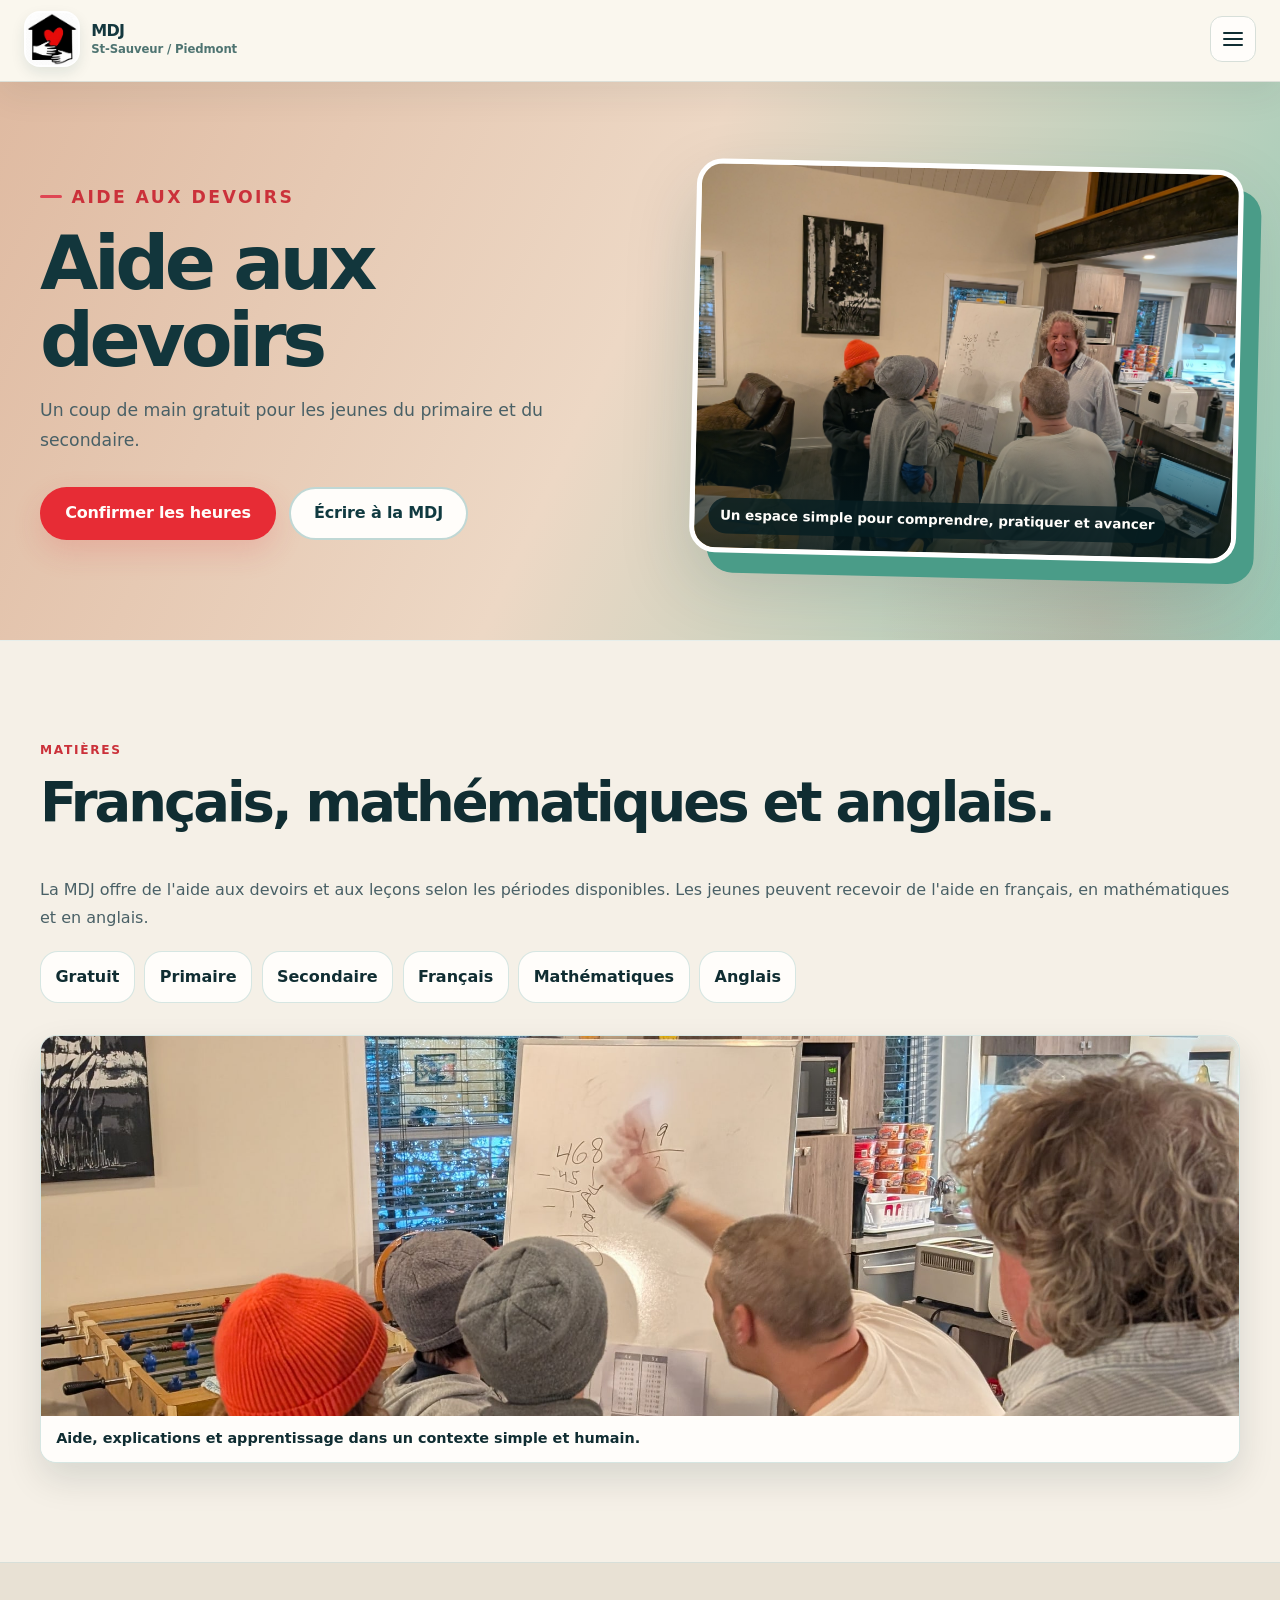
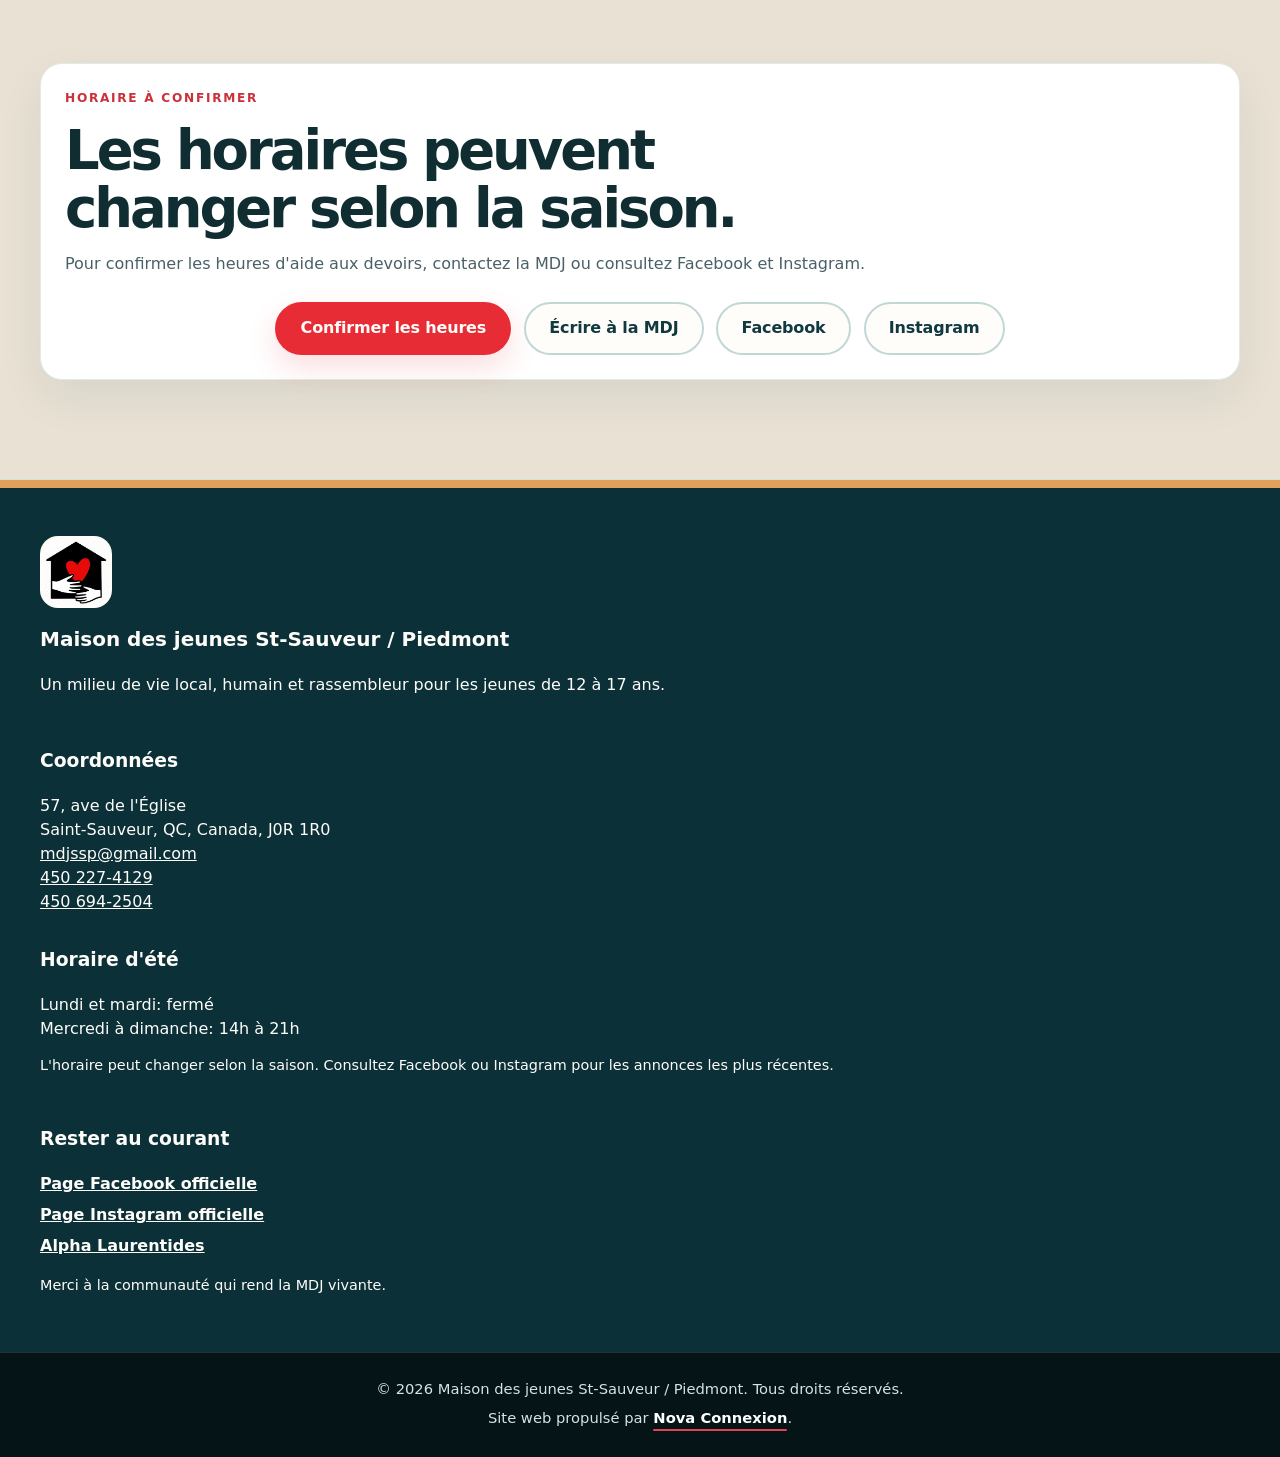
<file: aide-aux-devoirs.html>
<!doctype html>
<html lang="fr-CA">
  <head>
    <meta charset="utf-8">
    <meta name="viewport" content="width=device-width, initial-scale=1">
    <title>Aide aux devoirs | MDJ St-Sauveur / Piedmont</title>
    <meta name="description" content="Aide aux devoirs gratuite pour les jeunes du primaire et du secondaire à la Maison des jeunes St-Sauveur / Piedmont, selon les périodes disponibles.">
    <link rel="icon" href="public/images/logo-mdj-simple.jpg">
    <link rel="stylesheet" href="styles.css">
  </head>
  <body>
    <a class="skip-link" href="#main">Aller au contenu</a>
    <header class="site-header">
      <nav class="nav-shell" aria-label="Navigation principale">
        <a class="brand" href="index.html" aria-label="MDJ St-Sauveur / Piedmont — accueil">
          <img src="public/images/logo-mdj-simple.jpg" alt="Logo de la MDJ St-Sauveur / Piedmont">
          <span>MDJ <small>St-Sauveur / Piedmont</small></span>
        </a>
        <button class="nav-toggle" type="button" aria-controls="site-menu" aria-expanded="false">
          <span class="sr-only">Ouvrir le menu</span>
          <span aria-hidden="true"></span><span aria-hidden="true"></span><span aria-hidden="true"></span>
        </button>
        <div class="nav-links" id="site-menu">
          <a href="index.html">Accueil</a>
          <a href="ta-mdj.html">Ta MDJ</a>
          <a href="aide-aux-devoirs.html" aria-current="page">Aide aux devoirs</a>
          <a href="alpha-laurentides.html">Alpha Laurentides</a>
          <a href="commanditaires.html">Commanditaires</a>
          <a href="a-propos.html">À propos</a>
          <a class="nav-mobile-contact" href="contact.html">Nous joindre</a>
        </div>
        <div class="nav-actions">
          <a class="nav-cta" href="contact.html">Nous joindre <span aria-hidden="true">↗</span></a>
        </div>
      </nav>
    </header>

    <main id="main">
      <section class="page-hero section page-hero-visual homework-hero">
        <div class="container page-hero-grid">
          <div class="page-hero-copy">
            <p class="eyebrow">Aide aux devoirs</p>
            <h1>Aide aux devoirs</h1>
            <p>Un coup de main gratuit pour les jeunes du primaire et du secondaire.</p>
            <div class="hero-actions">
              <a class="btn btn-primary" href="tel:+14502274129">Confirmer les heures</a>
              <a class="btn btn-secondary" href="mailto:mdjssp@gmail.com">Écrire à la MDJ</a>
            </div>
          </div>
          <figure class="page-hero-photo">
            <img src="public/images/photos-mdj/aide-devoirs-tableau.jpg" alt="Aide aux devoirs avec tableau blanc à la MDJ" loading="lazy">
            <figcaption>Un espace simple pour comprendre, pratiquer et avancer</figcaption>
          </figure>
        </div>
      </section>

      <section class="section" aria-labelledby="help-title">
        <div class="container two-column">
          <div>
            <p class="eyebrow">Matières</p>
            <h2 id="help-title">Français, mathématiques et anglais.</h2>
          </div>
          <div>
            <p>La MDJ offre de l'aide aux devoirs et aux leçons selon les périodes disponibles. Les jeunes peuvent recevoir de l'aide en français, en mathématiques et en anglais.</p>
            <div class="tag-list" aria-label="Matières offertes">
              <span>Gratuit</span>
              <span>Primaire</span>
              <span>Secondaire</span>
              <span>Français</span>
              <span>Mathématiques</span>
              <span>Anglais</span>
            </div>
          </div>
          <figure class="photo-feature homework-photo">
            <img src="public/images/photos-mdj/mdj-aide-tableau-groupe.jpg" alt="Activité d'aide aux devoirs avec tableau blanc à la MDJ" loading="lazy">
            <figcaption>Aide, explications et apprentissage dans un contexte simple et humain.</figcaption>
          </figure>
        </div>
      </section>

      <section class="section warm-band" aria-labelledby="schedule-title">
        <div class="container notice-panel">
          <p class="eyebrow">Horaire à confirmer</p>
          <h2 id="schedule-title">Les horaires peuvent changer selon la saison.</h2>
          <p>Pour confirmer les heures d'aide aux devoirs, contactez la MDJ ou consultez Facebook et Instagram.</p>
          <div class="cta-actions">
            <a class="btn btn-primary" href="tel:+14502274129">Confirmer les heures</a>
            <a class="btn btn-secondary" href="mailto:mdjssp@gmail.com">Écrire à la MDJ</a>
            <a class="btn btn-secondary" href="https://www.facebook.com/MDJSSP/?locale=fr_FR" target="_blank" rel="noopener noreferrer">Facebook</a>
            <a class="btn btn-secondary" href="https://www.instagram.com/mdjsaintsauveurpiedmont?igsh=MXV3YW92Z3VvaHJkeQ==" target="_blank" rel="noopener noreferrer">Instagram</a>
          </div>
        </div>
      </section>
    </main>

    <footer class="site-footer">
      <div class="container footer-grid">
        <div>
          <img class="footer-logo" src="public/images/logo-mdj-simple.jpg" alt="Logo de la MDJ St-Sauveur / Piedmont">
          <h2>Maison des jeunes St-Sauveur / Piedmont</h2>
          <p>Un milieu de vie local, humain et rassembleur pour les jeunes de 12 à 17 ans.</p>
        </div>
        <div>
          <h3>Coordonnées</h3>
          <address>57, ave de l'Église<br>Saint-Sauveur, QC, Canada, J0R 1R0<br><a href="mailto:mdjssp@gmail.com">mdjssp@gmail.com</a><br><a href="tel:+14502274129">450 227-4129</a><br><a href="tel:+14506942504">450 694-2504</a></address>
        </div>
        <div>
          <h3>Horaire d'été</h3>
          <ul class="footer-hours"><li>Lundi et mardi: fermé</li><li>Mercredi à dimanche: 14h à 21h</li></ul>
          <p class="small">L'horaire peut changer selon la saison. Consultez Facebook ou Instagram pour les annonces les plus récentes.</p>
        </div>
        <div>
          <h3>Rester au courant</h3>
          <div class="footer-socials">
            <a class="footer-link" href="https://www.facebook.com/MDJSSP/?locale=fr_FR" target="_blank" rel="noopener noreferrer">Page Facebook officielle</a>
            <a class="footer-link" href="https://www.instagram.com/mdjsaintsauveurpiedmont?igsh=MXV3YW92Z3VvaHJkeQ==" target="_blank" rel="noopener noreferrer">Page Instagram officielle</a>
            <a class="footer-link" href="alpha-laurentides.html">Alpha Laurentides</a>
          </div>
          <p class="small">Merci à la communauté qui rend la MDJ vivante.</p>
        </div>
      </div>
      <div class="footer-signature">
        <p>© 2026 Maison des jeunes St-Sauveur / Piedmont. Tous droits réservés.</p>
        <p>Site web propulsé par <a href="https://novaconnexion.ca/" target="_blank" rel="noopener noreferrer">Nova Connexion</a>.</p>
      </div>
    </footer>

    <script src="script.js"></script>
  </body>
</html>
</file>
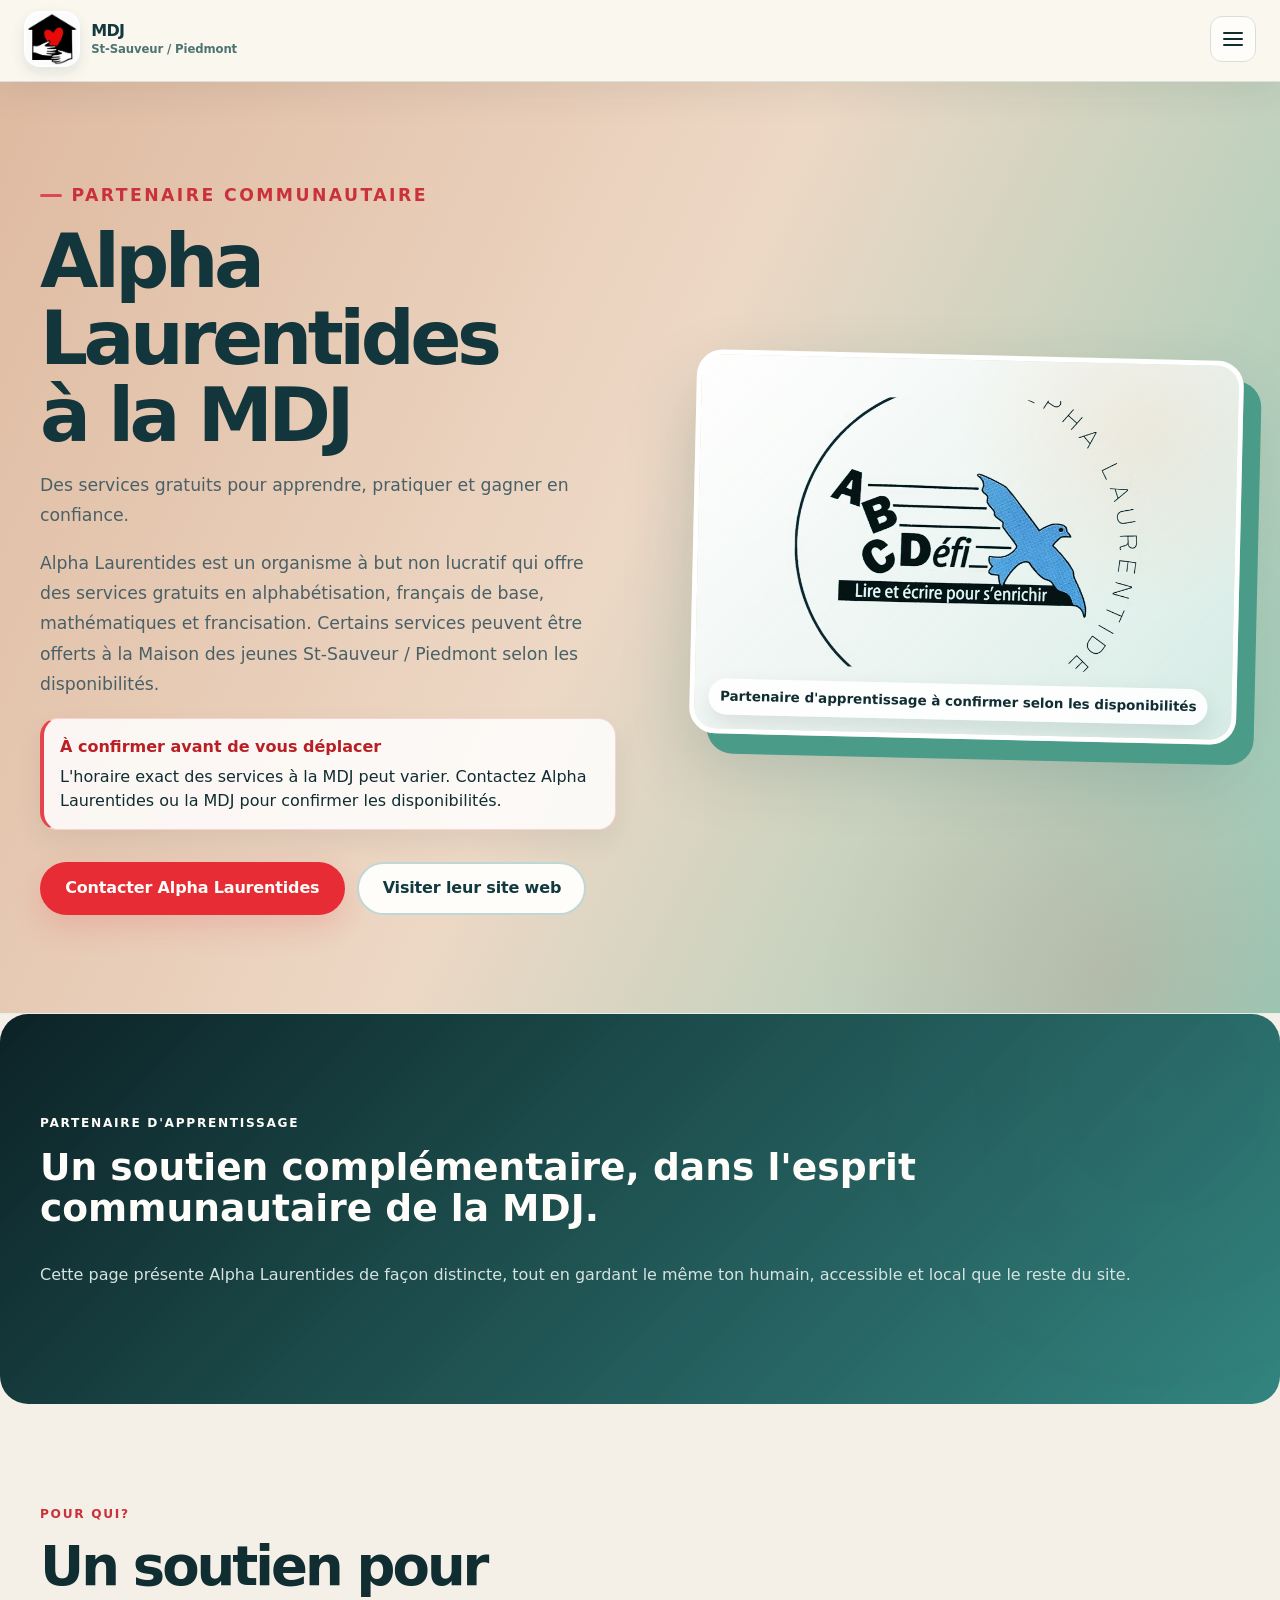
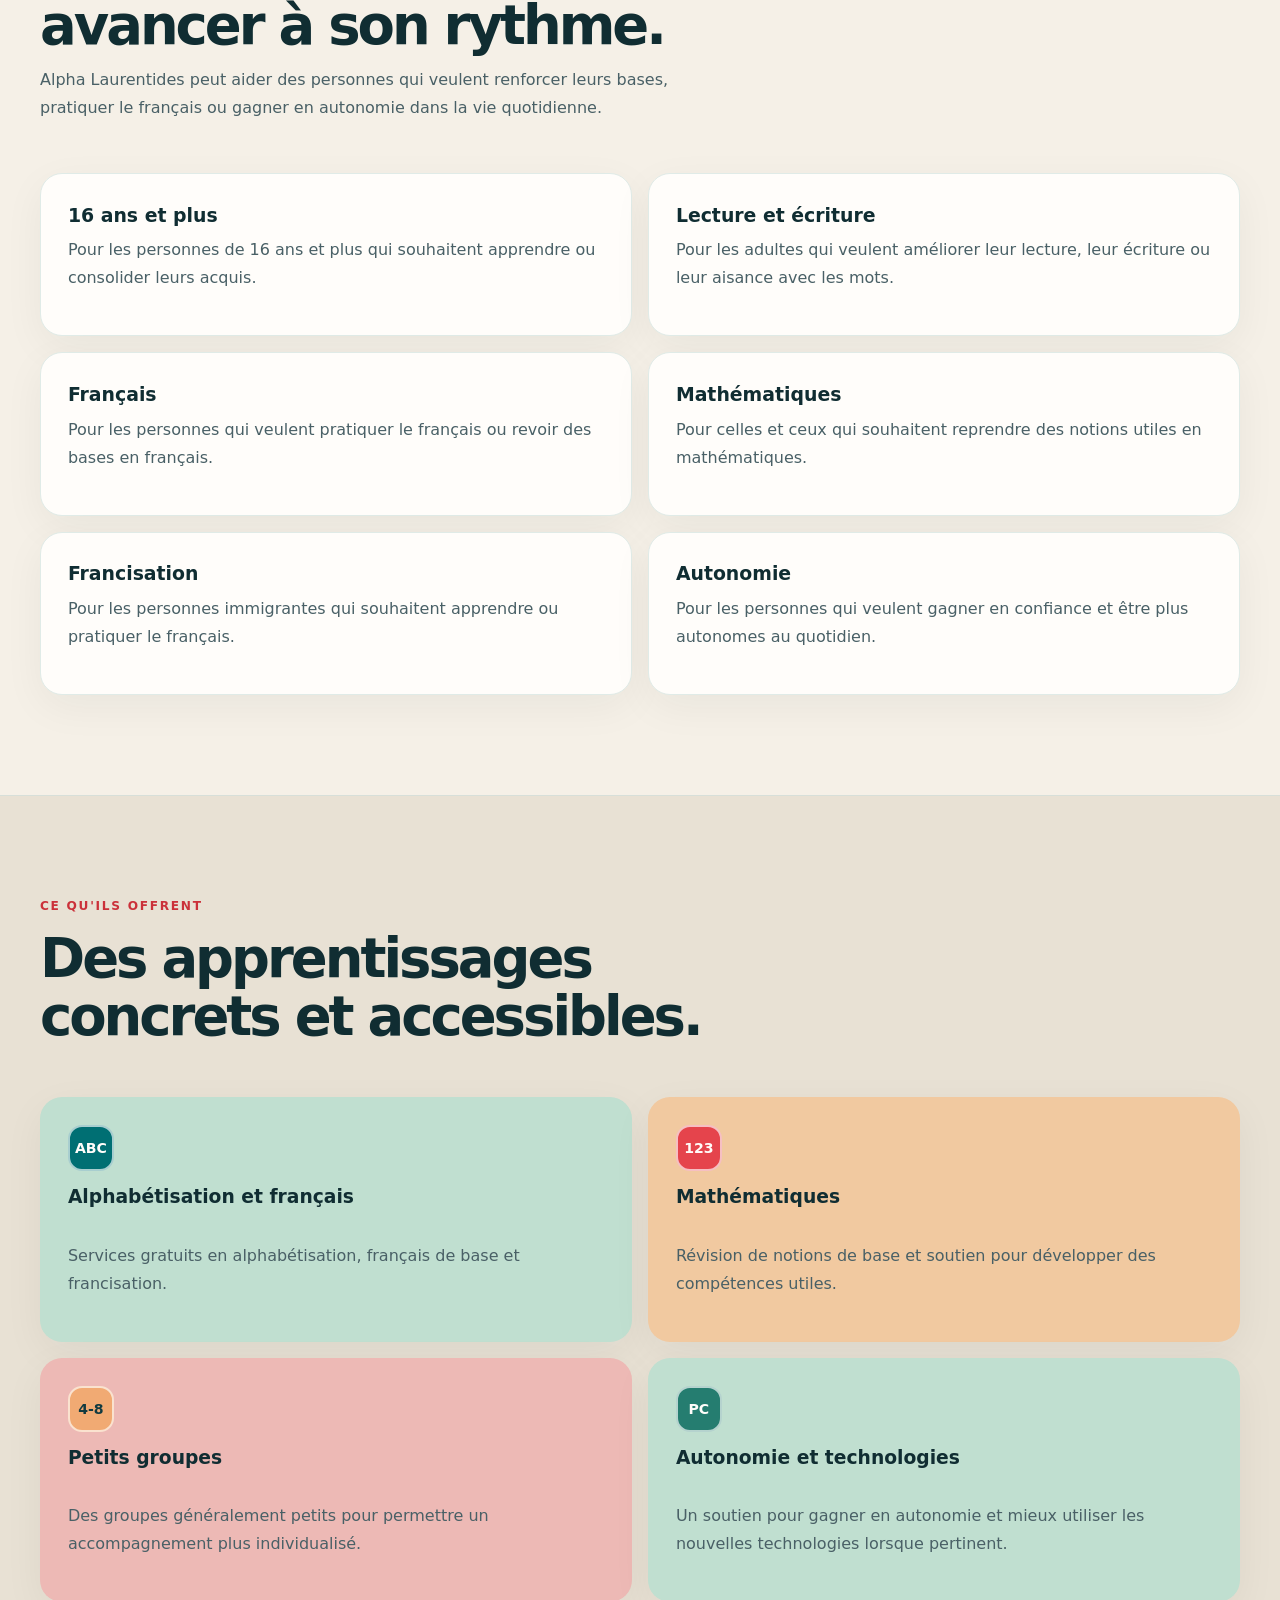
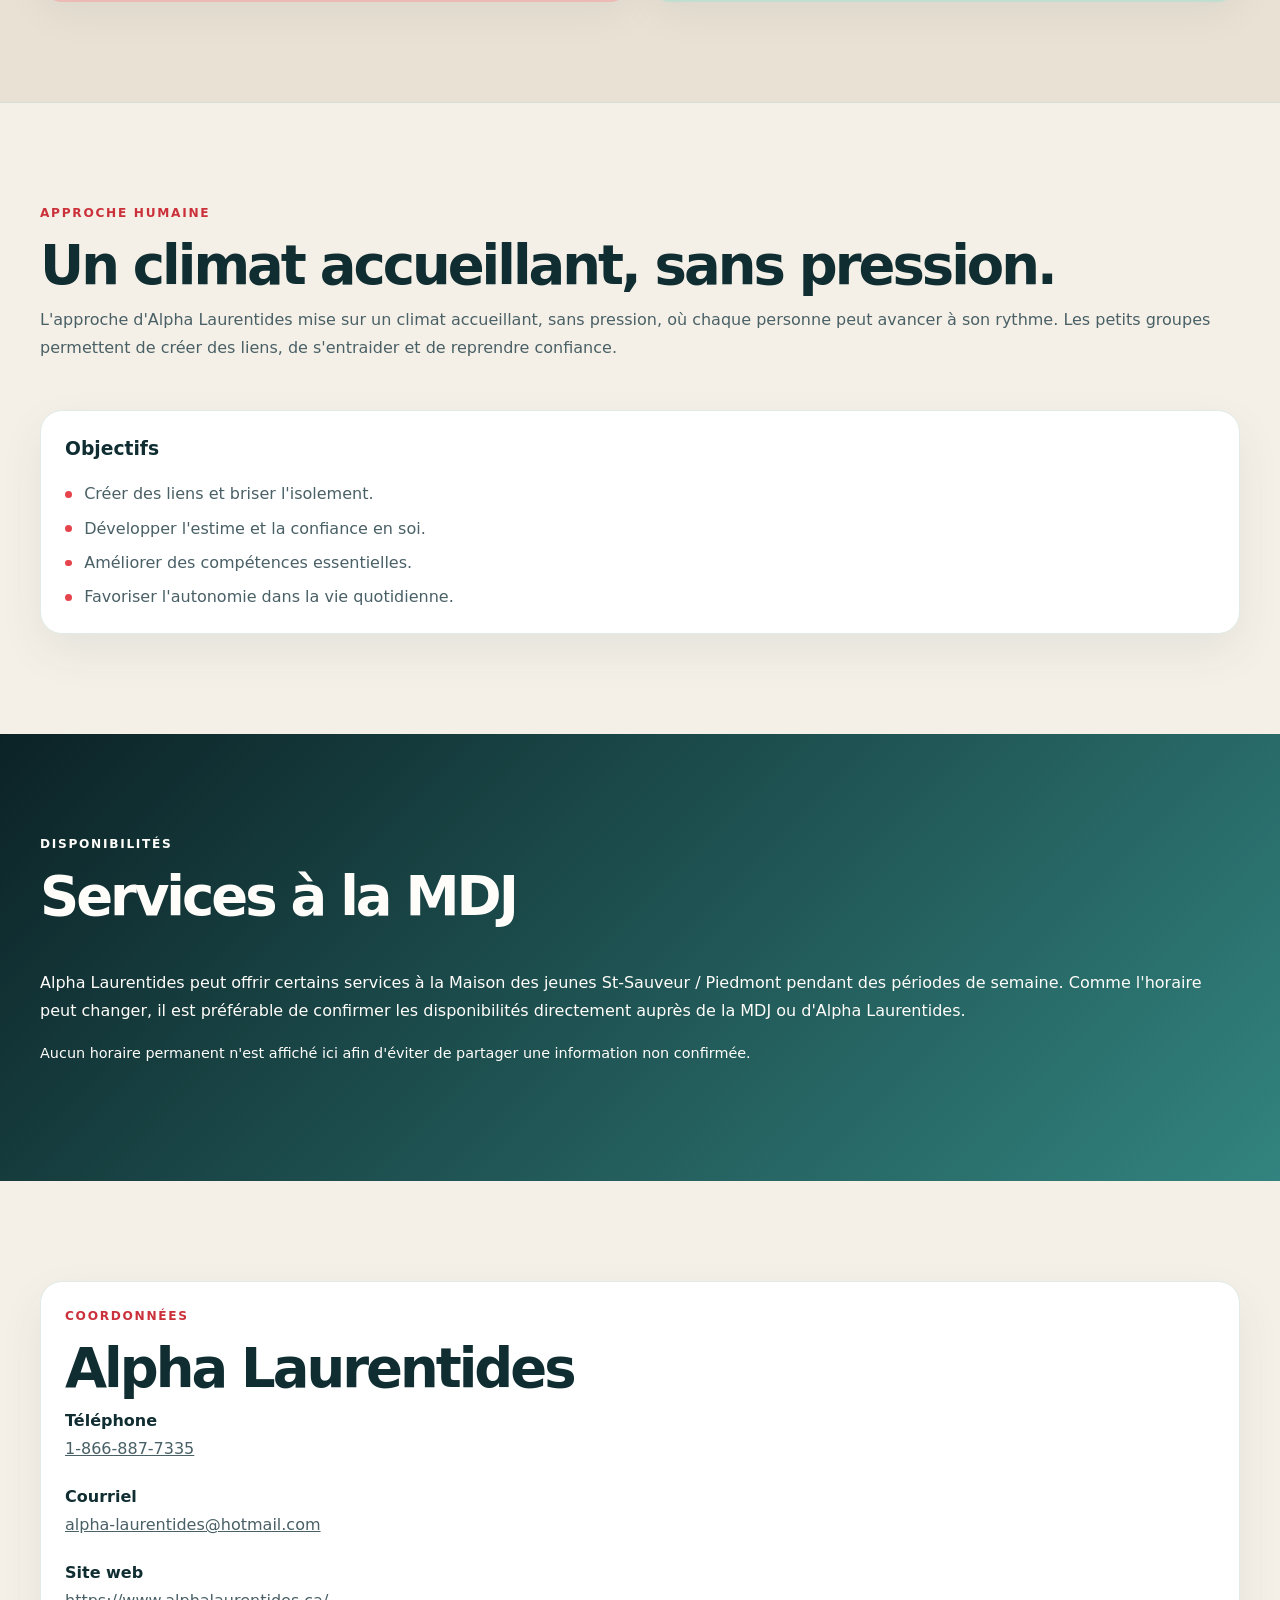
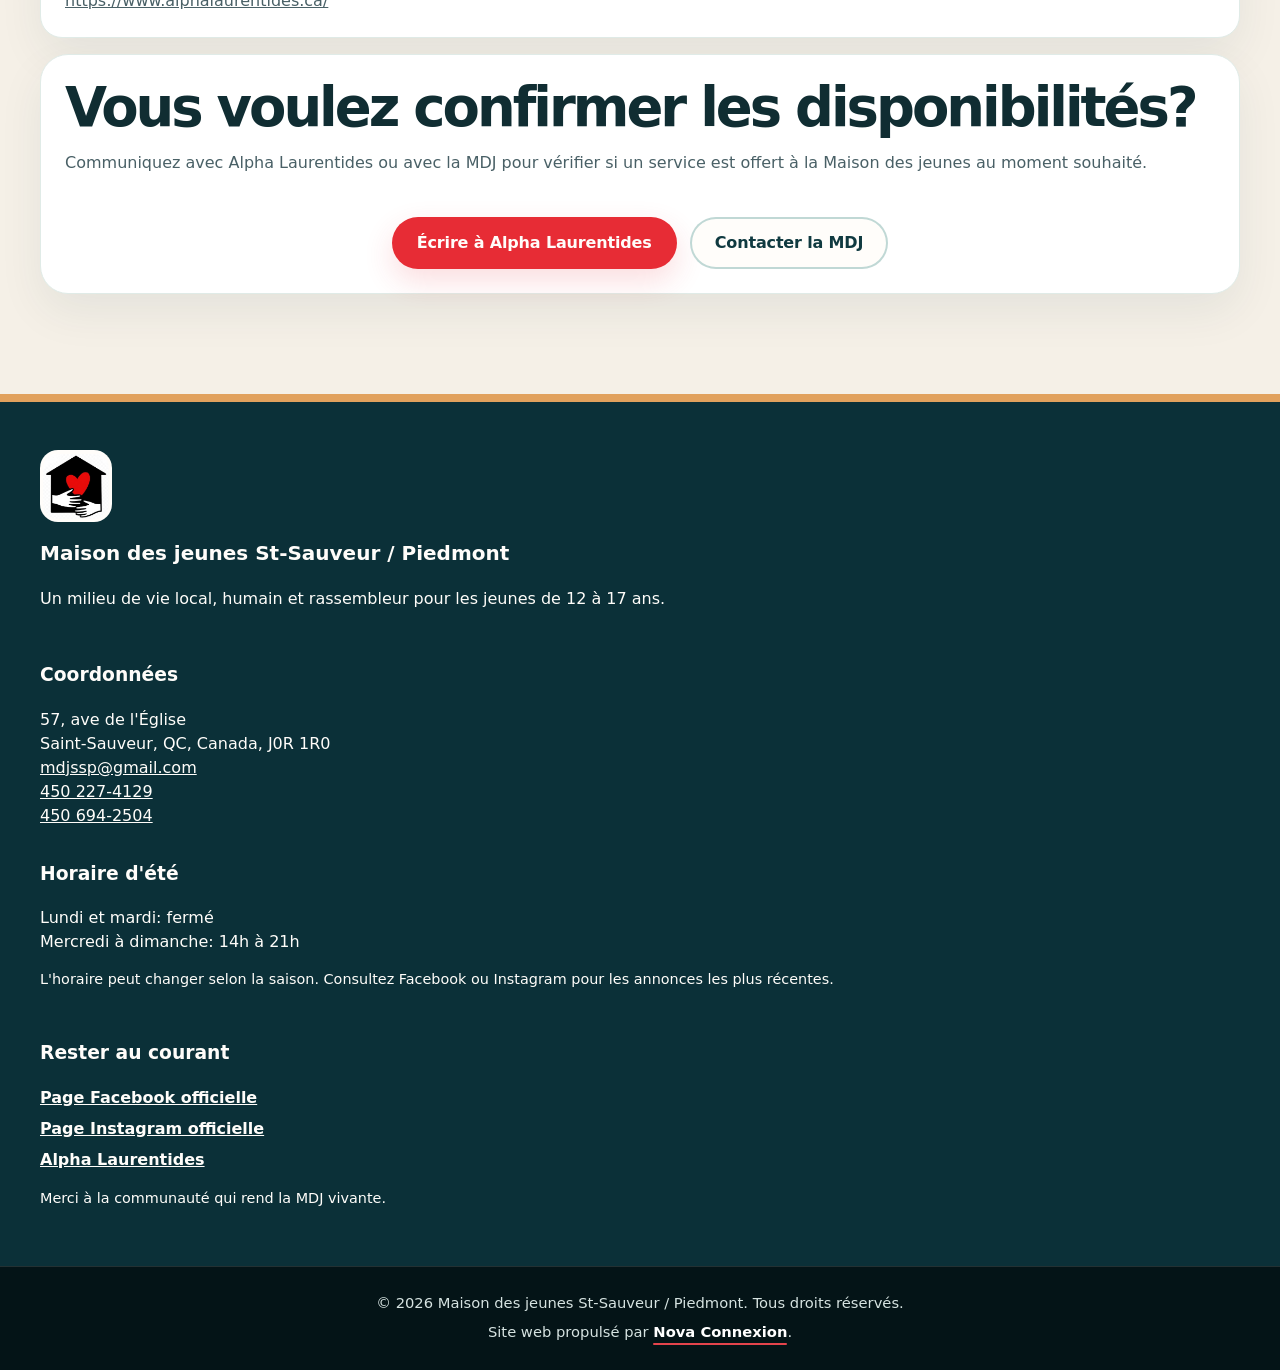
<file: alpha-laurentides.html>
<!doctype html>
<html lang="fr-CA">
  <head>
    <meta charset="utf-8">
    <meta name="viewport" content="width=device-width, initial-scale=1">
    <title>Alpha Laurentides à la MDJ | MDJ St-Sauveur / Piedmont</title>
    <meta name="description" content="Découvrez Alpha Laurentides, un organisme offrant des services gratuits en alphabétisation, français de base, mathématiques et francisation dans les Laurentides.">
    <link rel="icon" href="public/images/logo-mdj-simple.jpg">
    <link rel="stylesheet" href="styles.css">
  </head>
  <body>
    <a class="skip-link" href="#main">Aller au contenu</a>
    <header class="site-header">
      <nav class="nav-shell" aria-label="Navigation principale">
        <a class="brand" href="index.html" aria-label="MDJ St-Sauveur / Piedmont — accueil">
          <img src="public/images/logo-mdj-simple.jpg" alt="Logo de la MDJ St-Sauveur / Piedmont">
          <span>MDJ <small>St-Sauveur / Piedmont</small></span>
        </a>
        <button class="nav-toggle" type="button" aria-controls="site-menu" aria-expanded="false">
          <span class="sr-only">Ouvrir le menu</span>
          <span aria-hidden="true"></span><span aria-hidden="true"></span><span aria-hidden="true"></span>
        </button>
        <div class="nav-links" id="site-menu">
          <a href="index.html">Accueil</a>
          <a href="ta-mdj.html">Ta MDJ</a>
          <a href="aide-aux-devoirs.html">Aide aux devoirs</a>
          <a href="alpha-laurentides.html" aria-current="page">Alpha Laurentides</a>
          <a href="commanditaires.html">Commanditaires</a>
          <a href="a-propos.html">À propos</a>
          <a class="nav-mobile-contact" href="contact.html">Nous joindre</a>
        </div>
        <div class="nav-actions">
          <a class="nav-cta" href="contact.html">Nous joindre <span aria-hidden="true">↗</span></a>
        </div>
      </nav>
    </header>

    <main id="main">
      <section class="page-hero section page-hero-visual alpha-hero">
        <div class="container page-hero-grid">
          <div class="page-hero-copy">
            <p class="eyebrow">Partenaire communautaire</p>
            <h1>Alpha Laurentides à la MDJ</h1>
            <p>Des services gratuits pour apprendre, pratiquer et gagner en confiance.</p>
            <p>Alpha Laurentides est un organisme à but non lucratif qui offre des services gratuits en alphabétisation, français de base, mathématiques et francisation. Certains services peuvent être offerts à la Maison des jeunes St-Sauveur / Piedmont selon les disponibilités.</p>
            <div class="alpha-note">
              <strong>À confirmer avant de vous déplacer</strong>
              <span>L'horaire exact des services à la MDJ peut varier. Contactez Alpha Laurentides ou la MDJ pour confirmer les disponibilités.</span>
            </div>
            <div class="hero-actions">
              <a class="btn btn-primary" href="mailto:alpha-laurentides@hotmail.com">Contacter Alpha Laurentides</a>
              <a class="btn btn-secondary" href="https://www.alphalaurentides.ca/" target="_blank" rel="noopener noreferrer">Visiter leur site web</a>
            </div>
          </div>
          <figure class="page-hero-photo alpha-logo-card">
            <img src="public/images/logo-alpha-laurentides.png" alt="Logo officiel d'Alpha Laurentides" loading="lazy">
            <figcaption>Partenaire d'apprentissage à confirmer selon les disponibilités</figcaption>
          </figure>
        </div>
      </section>

      <section class="section partner-spotlight" aria-labelledby="partner-spotlight-title">
        <div class="container partner-spotlight-grid">
          <div>
            <p class="eyebrow">Partenaire d'apprentissage</p>
            <h2 id="partner-spotlight-title">Un soutien complémentaire, dans l'esprit communautaire de la MDJ.</h2>
          </div>
          <p>Cette page présente Alpha Laurentides de façon distincte, tout en gardant le même ton humain, accessible et local que le reste du site.</p>
        </div>
      </section>

      <section class="section" aria-labelledby="alpha-audience-title">
        <div class="container">
          <div class="section-heading">
            <p class="eyebrow">Pour qui?</p>
            <h2 id="alpha-audience-title">Un soutien pour avancer à son rythme.</h2>
            <p>Alpha Laurentides peut aider des personnes qui veulent renforcer leurs bases, pratiquer le français ou gagner en autonomie dans la vie quotidienne.</p>
          </div>
          <div class="alpha-card-grid">
            <article class="value-card"><h3>16 ans et plus</h3><p>Pour les personnes de 16 ans et plus qui souhaitent apprendre ou consolider leurs acquis.</p></article>
            <article class="value-card"><h3>Lecture et écriture</h3><p>Pour les adultes qui veulent améliorer leur lecture, leur écriture ou leur aisance avec les mots.</p></article>
            <article class="value-card"><h3>Français</h3><p>Pour les personnes qui veulent pratiquer le français ou revoir des bases en français.</p></article>
            <article class="value-card"><h3>Mathématiques</h3><p>Pour celles et ceux qui souhaitent reprendre des notions utiles en mathématiques.</p></article>
            <article class="value-card"><h3>Francisation</h3><p>Pour les personnes immigrantes qui souhaitent apprendre ou pratiquer le français.</p></article>
            <article class="value-card"><h3>Autonomie</h3><p>Pour les personnes qui veulent gagner en confiance et être plus autonomes au quotidien.</p></article>
          </div>
        </div>
      </section>

      <section class="section warm-band" aria-labelledby="alpha-services-title">
        <div class="container">
          <div class="section-heading">
            <p class="eyebrow">Ce qu'ils offrent</p>
            <h2 id="alpha-services-title">Des apprentissages concrets et accessibles.</h2>
          </div>
          <div class="alpha-service-grid">
            <article class="feature-panel alpha-service-card">
              <span class="activity-symbol" aria-hidden="true">ABC</span>
              <h3>Alphabétisation et français</h3>
              <p>Services gratuits en alphabétisation, français de base et francisation.</p>
            </article>
            <article class="feature-panel alpha-service-card">
              <span class="activity-symbol" aria-hidden="true">123</span>
              <h3>Mathématiques</h3>
              <p>Révision de notions de base et soutien pour développer des compétences utiles.</p>
            </article>
            <article class="feature-panel alpha-service-card">
              <span class="activity-symbol" aria-hidden="true">4-8</span>
              <h3>Petits groupes</h3>
              <p>Des groupes généralement petits pour permettre un accompagnement plus individualisé.</p>
            </article>
            <article class="feature-panel alpha-service-card">
              <span class="activity-symbol" aria-hidden="true">PC</span>
              <h3>Autonomie et technologies</h3>
              <p>Un soutien pour gagner en autonomie et mieux utiliser les nouvelles technologies lorsque pertinent.</p>
            </article>
          </div>
        </div>
      </section>

      <section class="section" aria-labelledby="alpha-approach-title">
        <div class="container two-column alpha-two-column">
          <div>
            <p class="eyebrow">Approche humaine</p>
            <h2 id="alpha-approach-title">Un climat accueillant, sans pression.</h2>
            <p>L'approche d'Alpha Laurentides mise sur un climat accueillant, sans pression, où chaque personne peut avancer à son rythme. Les petits groupes permettent de créer des liens, de s'entraider et de reprendre confiance.</p>
          </div>
          <div class="notice-panel alpha-highlight">
            <h3>Objectifs</h3>
            <ul class="alpha-check-list">
              <li>Créer des liens et briser l'isolement.</li>
              <li>Développer l'estime et la confiance en soi.</li>
              <li>Améliorer des compétences essentielles.</li>
              <li>Favoriser l'autonomie dans la vie quotidienne.</li>
            </ul>
          </div>
        </div>
      </section>

      <section class="section alpha-mdj-band" aria-labelledby="alpha-mdj-title">
        <div class="container two-column alpha-two-column">
          <div>
            <p class="eyebrow">Disponibilités</p>
            <h2 id="alpha-mdj-title">Services à la MDJ</h2>
          </div>
          <div>
            <p>Alpha Laurentides peut offrir certains services à la Maison des jeunes St-Sauveur / Piedmont pendant des périodes de semaine. Comme l'horaire peut changer, il est préférable de confirmer les disponibilités directement auprès de la MDJ ou d'Alpha Laurentides.</p>
            <p class="small">Aucun horaire permanent n'est affiché ici afin d'éviter de partager une information non confirmée.</p>
          </div>
        </div>
      </section>

      <section class="section" aria-labelledby="alpha-contact-title">
        <div class="container contact-grid">
          <div class="contact-info">
            <p class="eyebrow">Coordonnées</p>
            <h2 id="alpha-contact-title">Alpha Laurentides</h2>
            <address>
              <strong>Téléphone</strong>
              <a href="tel:+18668877335">1-866-887-7335</a><br><br>
              <strong>Courriel</strong>
              <a href="mailto:alpha-laurentides@hotmail.com">alpha-laurentides@hotmail.com</a><br><br>
              <strong>Site web</strong>
              <a href="https://www.alphalaurentides.ca/" target="_blank" rel="noopener noreferrer">https://www.alphalaurentides.ca/</a>
            </address>
          </div>
          <div class="notice-panel alpha-contact-panel">
            <h2>Vous voulez confirmer les disponibilités?</h2>
            <p>Communiquez avec Alpha Laurentides ou avec la MDJ pour vérifier si un service est offert à la Maison des jeunes au moment souhaité.</p>
            <div class="cta-actions">
              <a class="btn btn-primary" href="mailto:alpha-laurentides@hotmail.com">Écrire à Alpha Laurentides</a>
              <a class="btn btn-secondary" href="contact.html">Contacter la MDJ</a>
            </div>
          </div>
        </div>
      </section>
    </main>

    <footer class="site-footer">
      <div class="container footer-grid">
        <div>
          <img class="footer-logo" src="public/images/logo-mdj-simple.jpg" alt="Logo de la MDJ St-Sauveur / Piedmont">
          <h2>Maison des jeunes St-Sauveur / Piedmont</h2>
          <p>Un milieu de vie local, humain et rassembleur pour les jeunes de 12 à 17 ans.</p>
        </div>
        <div>
          <h3>Coordonnées</h3>
          <address>57, ave de l'Église<br>Saint-Sauveur, QC, Canada, J0R 1R0<br><a href="mailto:mdjssp@gmail.com">mdjssp@gmail.com</a><br><a href="tel:+14502274129">450 227-4129</a><br><a href="tel:+14506942504">450 694-2504</a></address>
        </div>
        <div>
          <h3>Horaire d'été</h3>
          <ul class="footer-hours"><li>Lundi et mardi: fermé</li><li>Mercredi à dimanche: 14h à 21h</li></ul>
          <p class="small">L'horaire peut changer selon la saison. Consultez Facebook ou Instagram pour les annonces les plus récentes.</p>
        </div>
        <div>
          <h3>Rester au courant</h3>
          <div class="footer-socials">
            <a class="footer-link" href="https://www.facebook.com/MDJSSP/?locale=fr_FR" target="_blank" rel="noopener noreferrer">Page Facebook officielle</a>
            <a class="footer-link" href="https://www.instagram.com/mdjsaintsauveurpiedmont?igsh=MXV3YW92Z3VvaHJkeQ==" target="_blank" rel="noopener noreferrer">Page Instagram officielle</a>
            <a class="footer-link" href="alpha-laurentides.html">Alpha Laurentides</a>
          </div>
          <p class="small">Merci à la communauté qui rend la MDJ vivante.</p>
        </div>
      </div>
      <div class="footer-signature">
        <p>© 2026 Maison des jeunes St-Sauveur / Piedmont. Tous droits réservés.</p>
        <p>Site web propulsé par <a href="https://novaconnexion.ca/" target="_blank" rel="noopener noreferrer">Nova Connexion</a>.</p>
      </div>
    </footer>

    <script src="script.js"></script>
  </body>
</html>
</file>
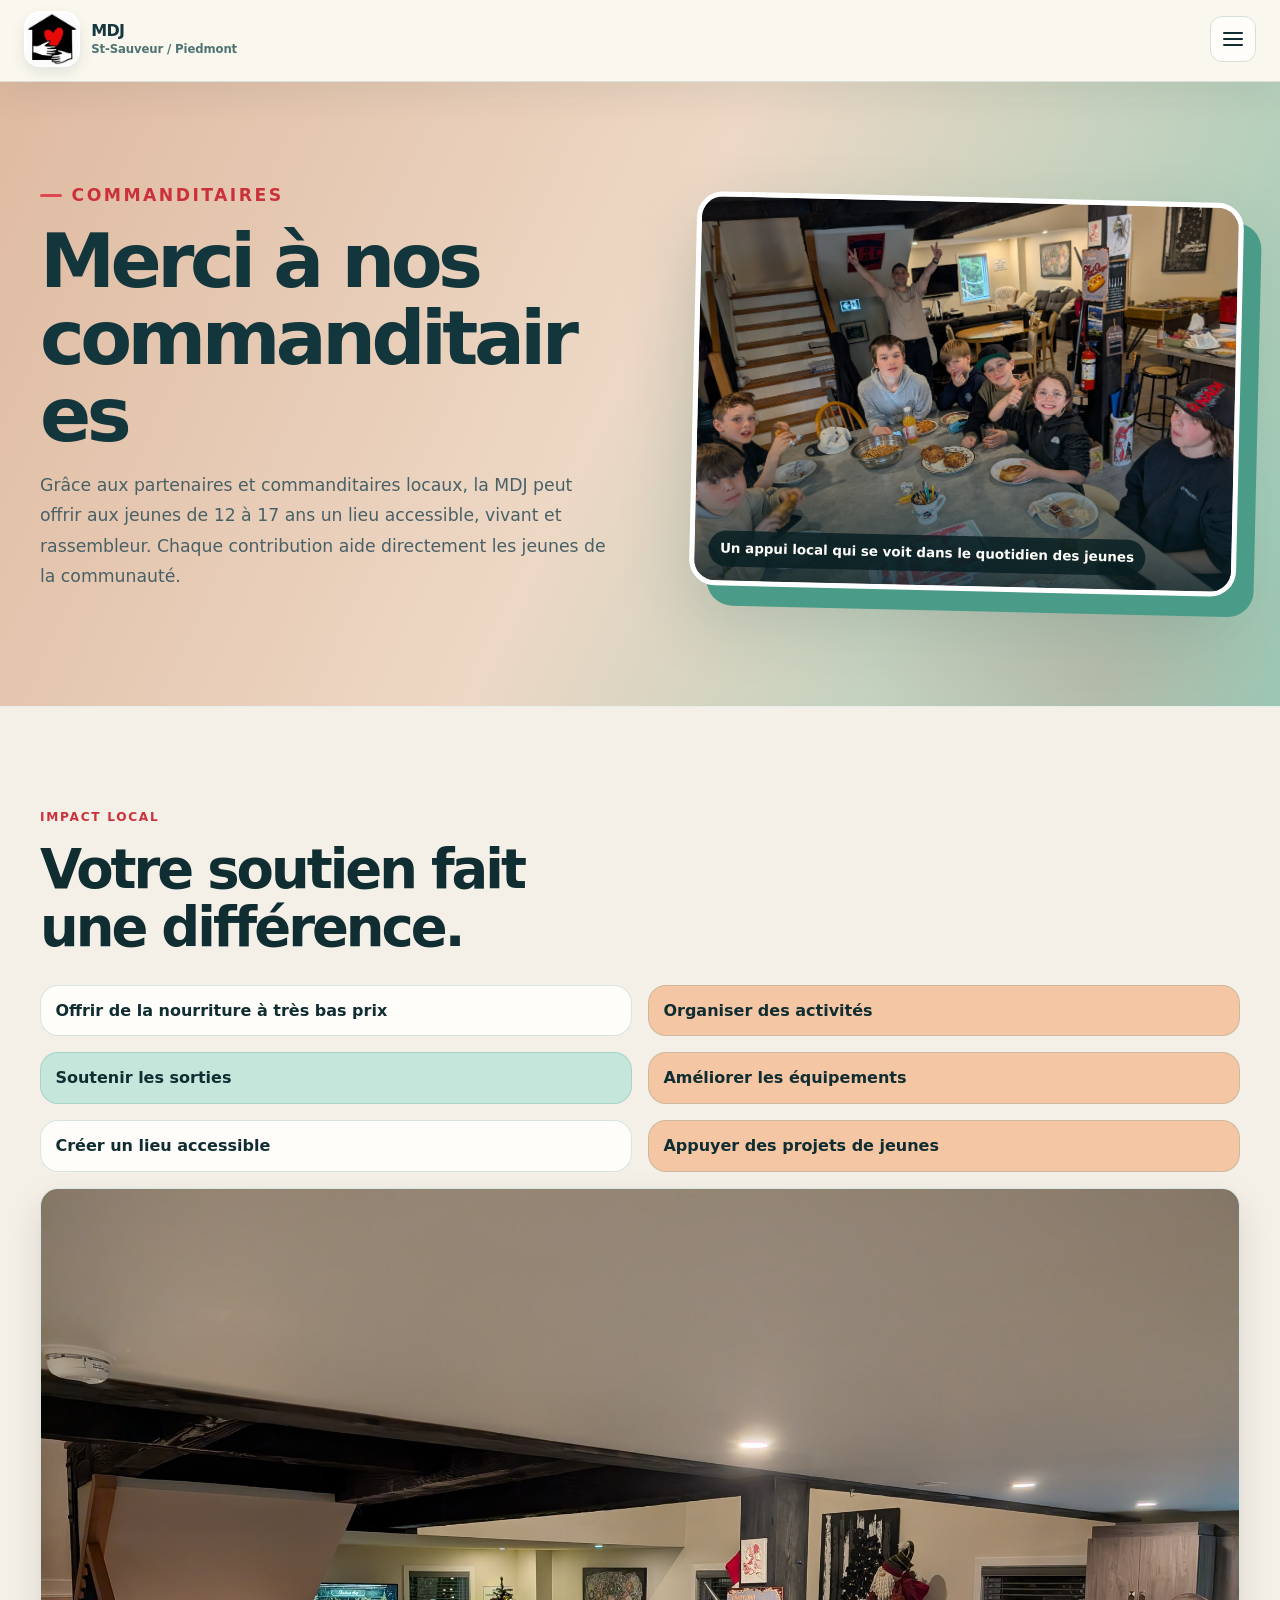
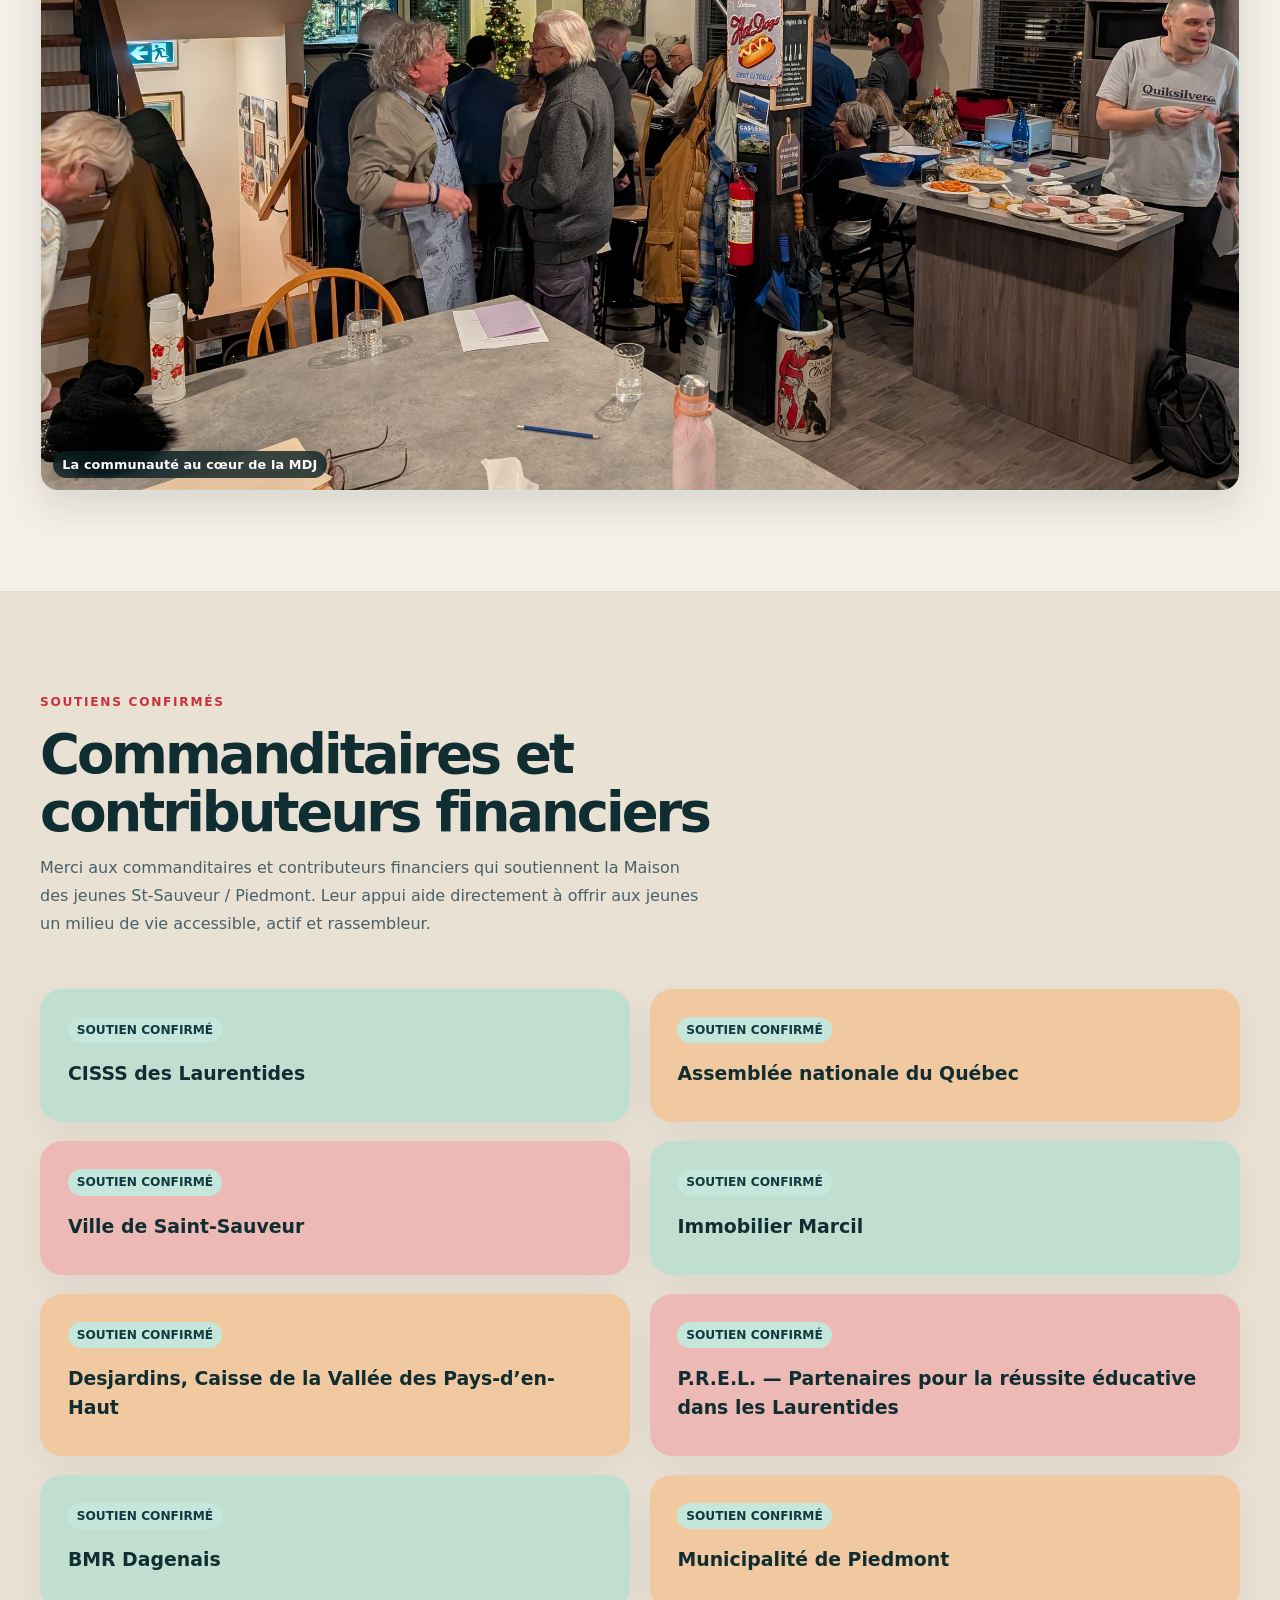
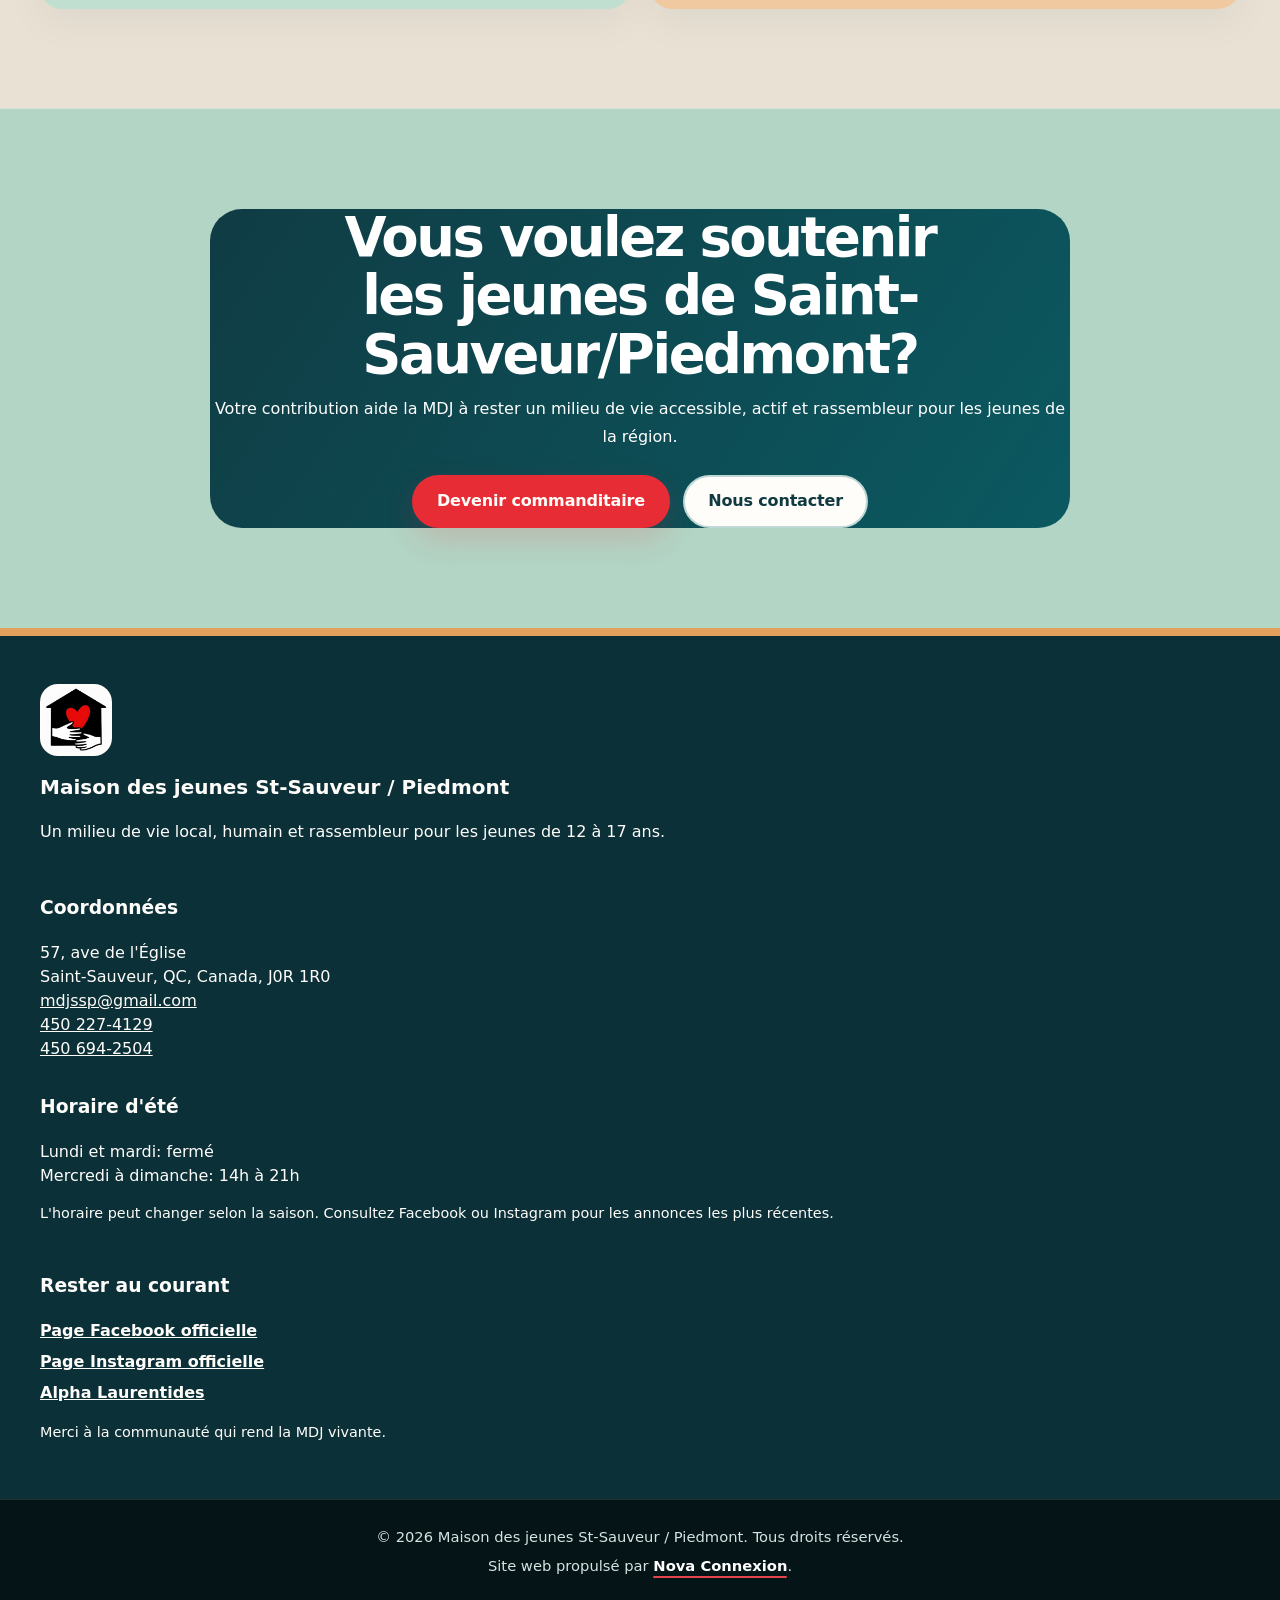
<file: commanditaires.html>
<!doctype html>
<html lang="fr-CA">
  <head>
    <meta charset="utf-8">
    <meta name="viewport" content="width=device-width, initial-scale=1">
    <title>Commanditaires | MDJ St-Sauveur / Piedmont</title>
    <meta name="description" content="Merci aux commanditaires et partenaires qui soutiennent la Maison des jeunes St-Sauveur / Piedmont et les jeunes de la communauté.">
    <link rel="icon" href="public/images/logo-mdj-simple.jpg">
    <link rel="stylesheet" href="styles.css">
  </head>
  <body>
    <a class="skip-link" href="#main">Aller au contenu</a>
    <header class="site-header">
      <nav class="nav-shell" aria-label="Navigation principale">
        <a class="brand" href="index.html" aria-label="MDJ St-Sauveur / Piedmont — accueil">
          <img src="public/images/logo-mdj-simple.jpg" alt="Logo de la MDJ St-Sauveur / Piedmont">
          <span>MDJ <small>St-Sauveur / Piedmont</small></span>
        </a>
        <button class="nav-toggle" type="button" aria-controls="site-menu" aria-expanded="false">
          <span class="sr-only">Ouvrir le menu</span>
          <span aria-hidden="true"></span><span aria-hidden="true"></span><span aria-hidden="true"></span>
        </button>
        <div class="nav-links" id="site-menu">
          <a href="index.html">Accueil</a>
          <a href="ta-mdj.html">Ta MDJ</a>
          <a href="aide-aux-devoirs.html">Aide aux devoirs</a>
          <a href="alpha-laurentides.html">Alpha Laurentides</a>
          <a href="commanditaires.html" aria-current="page">Commanditaires</a>
          <a href="a-propos.html">À propos</a>
          <a class="nav-mobile-contact" href="contact.html">Nous joindre</a>
        </div>
        <div class="nav-actions">
          <a class="nav-cta" href="contact.html">Nous joindre <span aria-hidden="true">↗</span></a>
        </div>
      </nav>
    </header>

    <main id="main">
      <section class="page-hero section page-hero-visual sponsors-hero">
        <div class="container page-hero-grid">
          <div class="page-hero-copy">
            <p class="eyebrow">Commanditaires</p>
            <h1>Merci à nos commanditaires</h1>
            <p>Grâce aux partenaires et commanditaires locaux, la MDJ peut offrir aux jeunes de 12 à 17 ans un lieu accessible, vivant et rassembleur. Chaque contribution aide directement les jeunes de la communauté.</p>
          </div>
          <figure class="page-hero-photo">
            <img src="public/images/photos-mdj/accueil-repas-table.jpg" alt="Jeunes rassemblés autour d'une table à la MDJ grâce au soutien de la communauté" loading="lazy">
            <figcaption>Un appui local qui se voit dans le quotidien des jeunes</figcaption>
          </figure>
        </div>
      </section>

      <section class="section" aria-labelledby="difference-title">
        <div class="container impact-story">
          <div class="section-heading">
            <p class="eyebrow">Impact local</p>
            <h2 id="difference-title">Votre soutien fait une différence.</h2>
          </div>
          <div class="impact-grid">
            <span>Offrir de la nourriture à très bas prix</span>
            <span>Organiser des activités</span>
            <span>Soutenir les sorties</span>
            <span>Améliorer les équipements</span>
            <span>Créer un lieu accessible</span>
            <span>Appuyer des projets de jeunes</span>
          </div>
          <figure class="photo-frame impact-photo">
            <img src="public/images/photos-mdj/mdj-soiree-communautaire.jpg" alt="Assemblée générale annuelle de la Maison des jeunes St-Sauveur / Piedmont" loading="lazy">
            <figcaption>La communauté au cœur de la MDJ</figcaption>
          </figure>
        </div>
      </section>

      <section class="section warm-band" aria-labelledby="sponsors-title">
        <div class="container">
          <div class="section-heading">
            <p class="eyebrow">Soutiens confirmés</p>
            <h2 id="sponsors-title">Commanditaires et contributeurs financiers</h2>
            <p>Merci aux commanditaires et contributeurs financiers qui soutiennent la Maison des jeunes St-Sauveur / Piedmont. Leur appui aide directement à offrir aux jeunes un milieu de vie accessible, actif et rassembleur.</p>
          </div>
          <div class="sponsor-grid">
            <article class="sponsor-card">
              <span>Soutien confirmé</span>
              <h3>CISSS des Laurentides</h3>
            </article>
            <article class="sponsor-card">
              <span>Soutien confirmé</span>
              <h3>Assemblée nationale du Québec</h3>
            </article>
            <article class="sponsor-card">
              <span>Soutien confirmé</span>
              <h3>Ville de Saint-Sauveur</h3>
            </article>
            <article class="sponsor-card">
              <span>Soutien confirmé</span>
              <h3>Immobilier Marcil</h3>
            </article>
            <article class="sponsor-card">
              <span>Soutien confirmé</span>
              <h3>Desjardins, Caisse de la Vallée des Pays-d’en-Haut</h3>
            </article>
            <article class="sponsor-card">
              <span>Soutien confirmé</span>
              <h3>P.R.E.L. — Partenaires pour la réussite éducative dans les Laurentides</h3>
            </article>
            <article class="sponsor-card">
              <span>Soutien confirmé</span>
              <h3>BMR Dagenais</h3>
            </article>
            <article class="sponsor-card">
              <span>Soutien confirmé</span>
              <h3>Municipalité de Piedmont</h3>
            </article>
          </div>
        </div>
      </section>

      <section class="section final-cta" aria-labelledby="sponsor-cta-title">
        <div class="container cta-shell">
          <h2 id="sponsor-cta-title">Vous voulez soutenir les jeunes de Saint-Sauveur/Piedmont?</h2>
          <p>Votre contribution aide la MDJ à rester un milieu de vie accessible, actif et rassembleur pour les jeunes de la région.</p>
          <div class="cta-actions">
            <a class="btn btn-primary" href="mailto:mdjssp@gmail.com?subject=Devenir%20commanditaire%20de%20la%20MDJ">Devenir commanditaire</a>
            <a class="btn btn-secondary" href="contact.html">Nous contacter</a>
          </div>
        </div>
      </section>
    </main>

    <footer class="site-footer">
      <div class="container footer-grid">
        <div>
          <img class="footer-logo" src="public/images/logo-mdj-simple.jpg" alt="Logo de la MDJ St-Sauveur / Piedmont">
          <h2>Maison des jeunes St-Sauveur / Piedmont</h2>
          <p>Un milieu de vie local, humain et rassembleur pour les jeunes de 12 à 17 ans.</p>
        </div>
        <div>
          <h3>Coordonnées</h3>
          <address>57, ave de l'Église<br>Saint-Sauveur, QC, Canada, J0R 1R0<br><a href="mailto:mdjssp@gmail.com">mdjssp@gmail.com</a><br><a href="tel:+14502274129">450 227-4129</a><br><a href="tel:+14506942504">450 694-2504</a></address>
        </div>
        <div>
          <h3>Horaire d'été</h3>
          <ul class="footer-hours"><li>Lundi et mardi: fermé</li><li>Mercredi à dimanche: 14h à 21h</li></ul>
          <p class="small">L'horaire peut changer selon la saison. Consultez Facebook ou Instagram pour les annonces les plus récentes.</p>
        </div>
        <div>
          <h3>Rester au courant</h3>
          <div class="footer-socials">
            <a class="footer-link" href="https://www.facebook.com/MDJSSP/?locale=fr_FR" target="_blank" rel="noopener noreferrer">Page Facebook officielle</a>
            <a class="footer-link" href="https://www.instagram.com/mdjsaintsauveurpiedmont?igsh=MXV3YW92Z3VvaHJkeQ==" target="_blank" rel="noopener noreferrer">Page Instagram officielle</a>
            <a class="footer-link" href="alpha-laurentides.html">Alpha Laurentides</a>
          </div>
          <p class="small">Merci à la communauté qui rend la MDJ vivante.</p>
        </div>
      </div>
      <div class="footer-signature">
        <p>© 2026 Maison des jeunes St-Sauveur / Piedmont. Tous droits réservés.</p>
        <p>Site web propulsé par <a href="https://novaconnexion.ca/" target="_blank" rel="noopener noreferrer">Nova Connexion</a>.</p>
      </div>
    </footer>

    <script src="script.js"></script>
  </body>
</html>
</file>
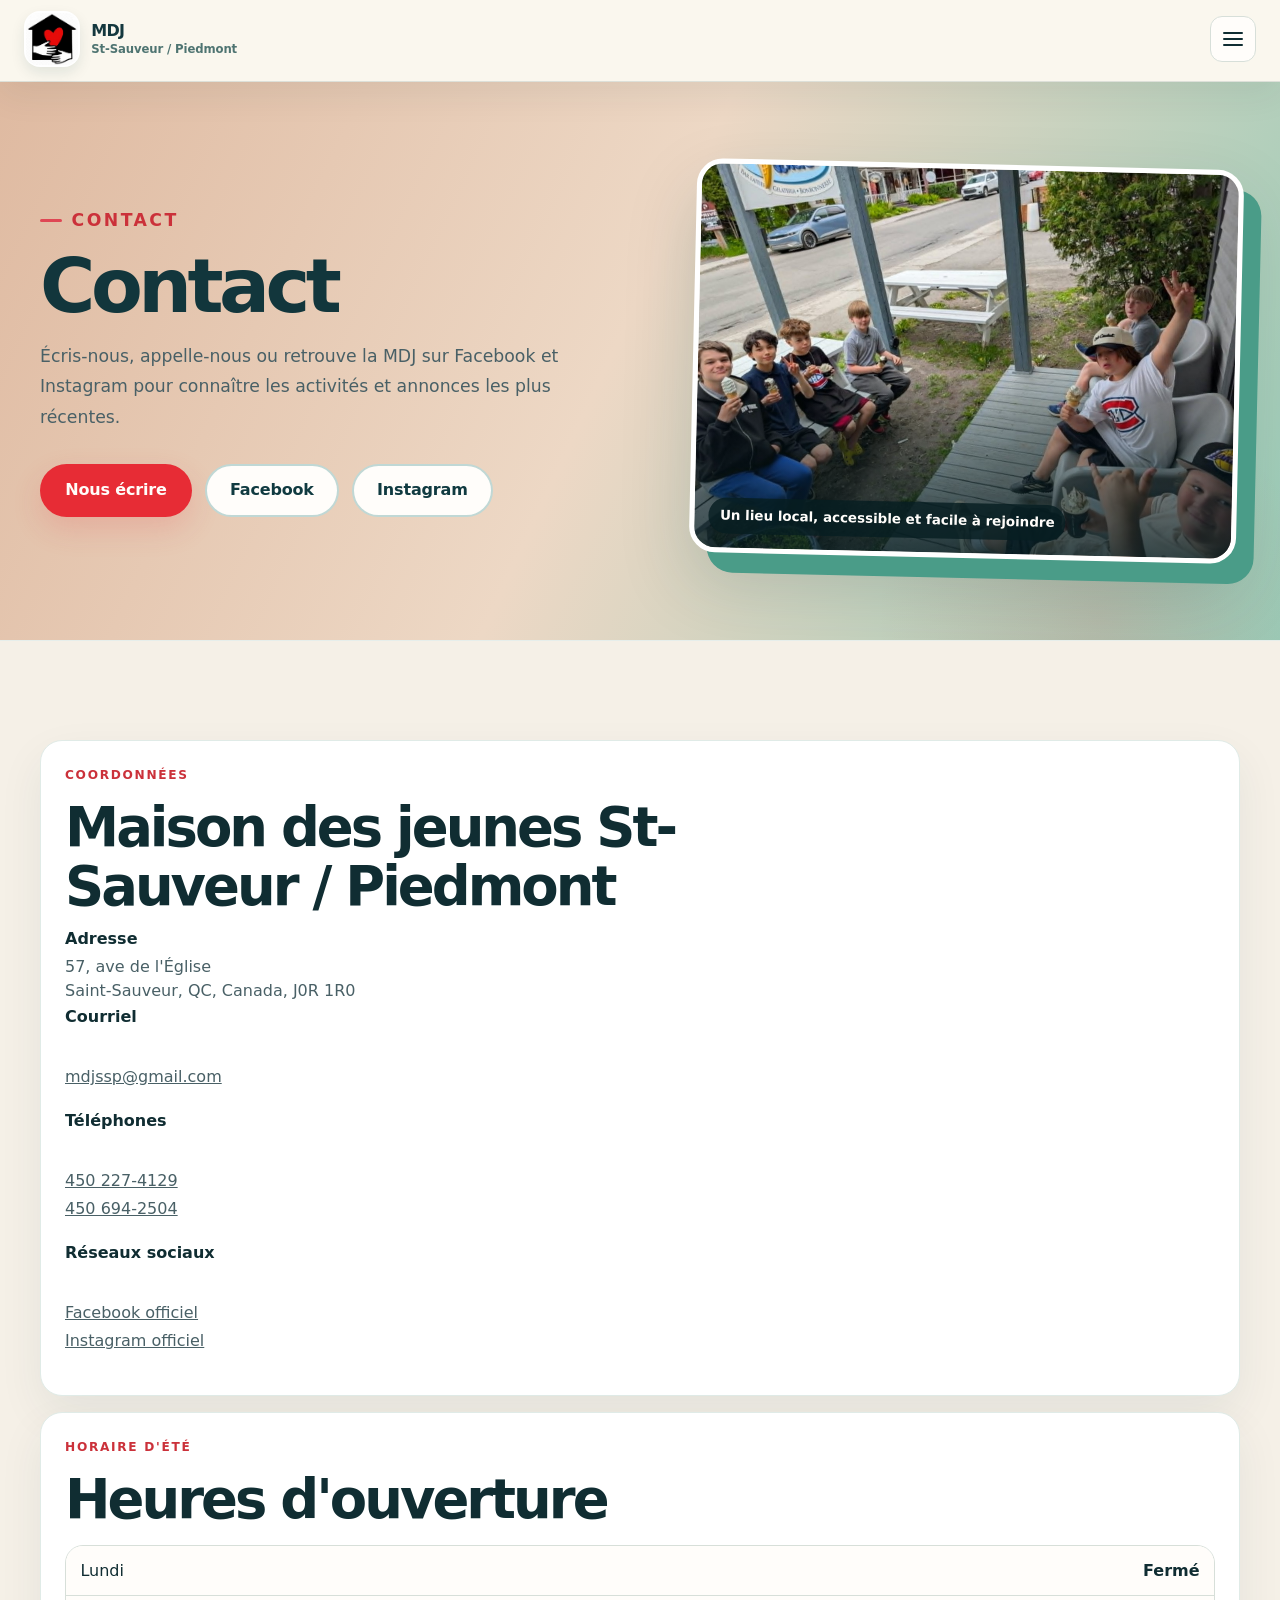
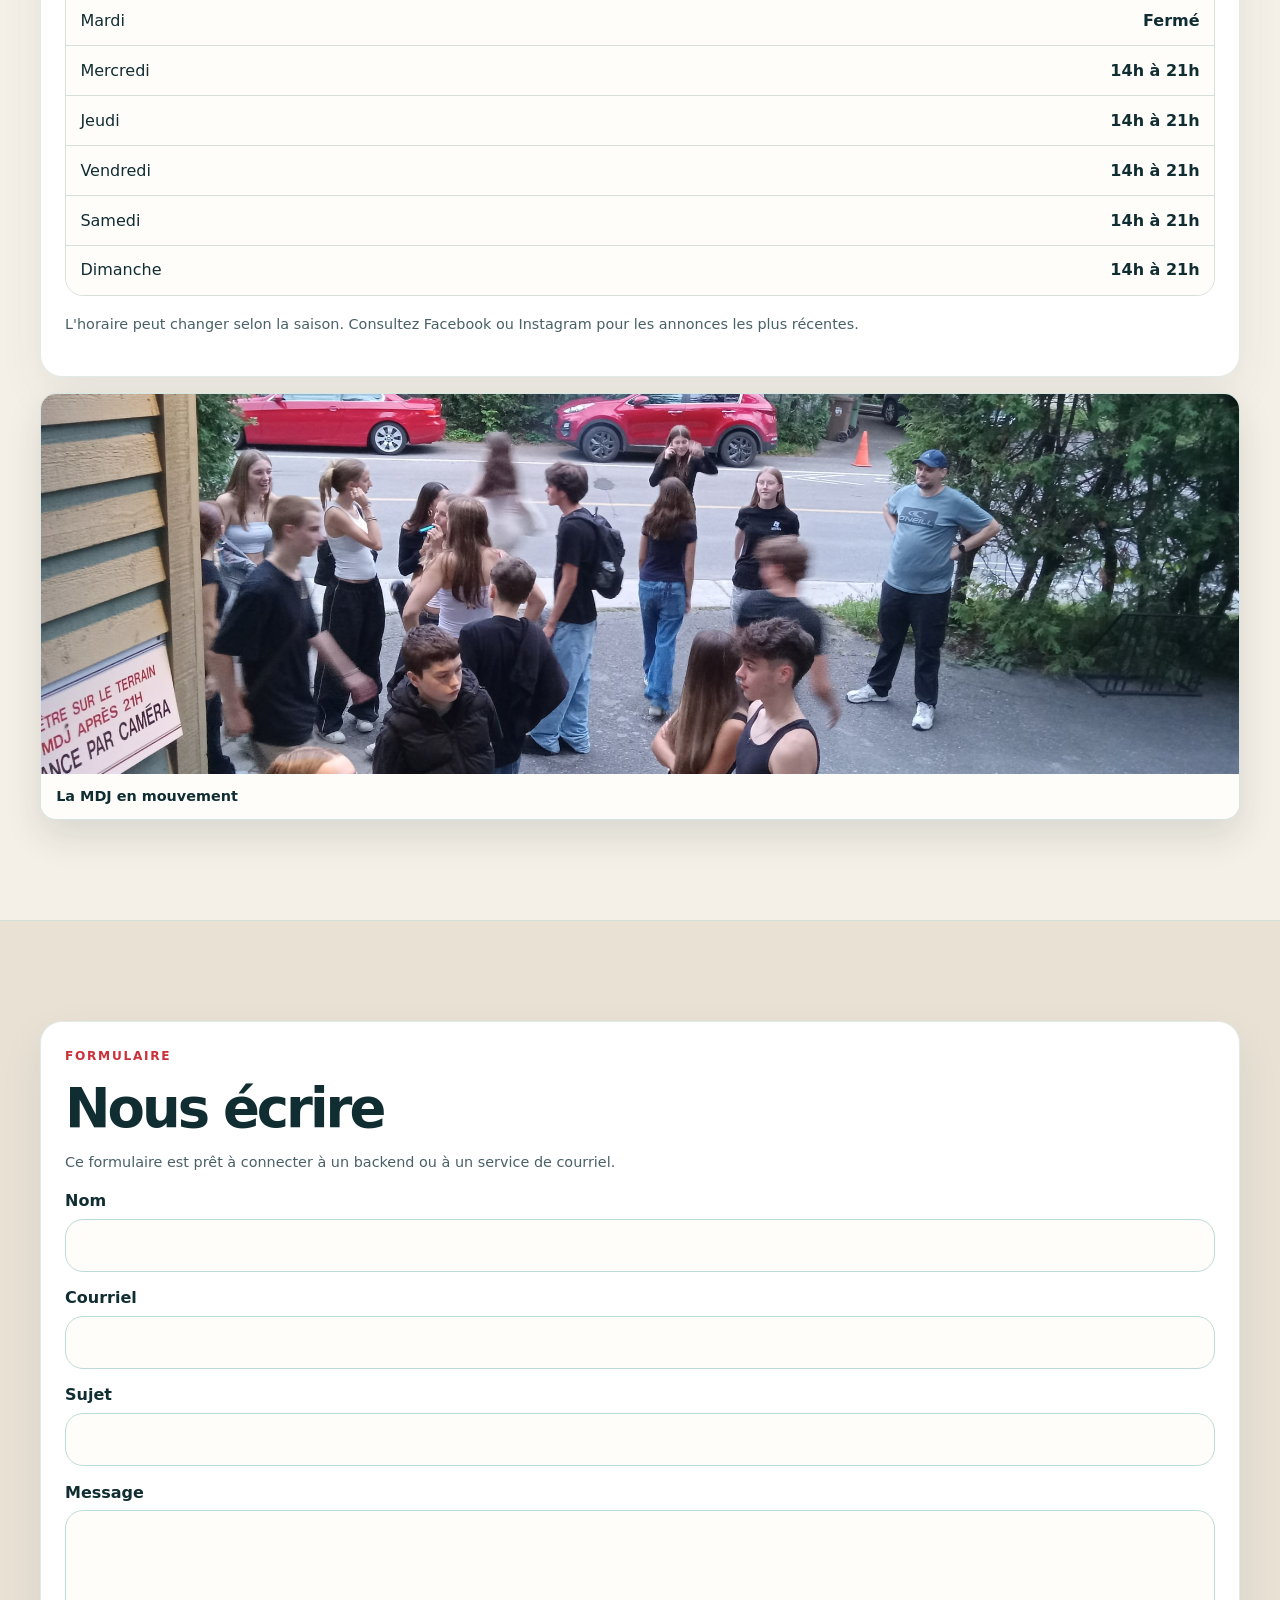
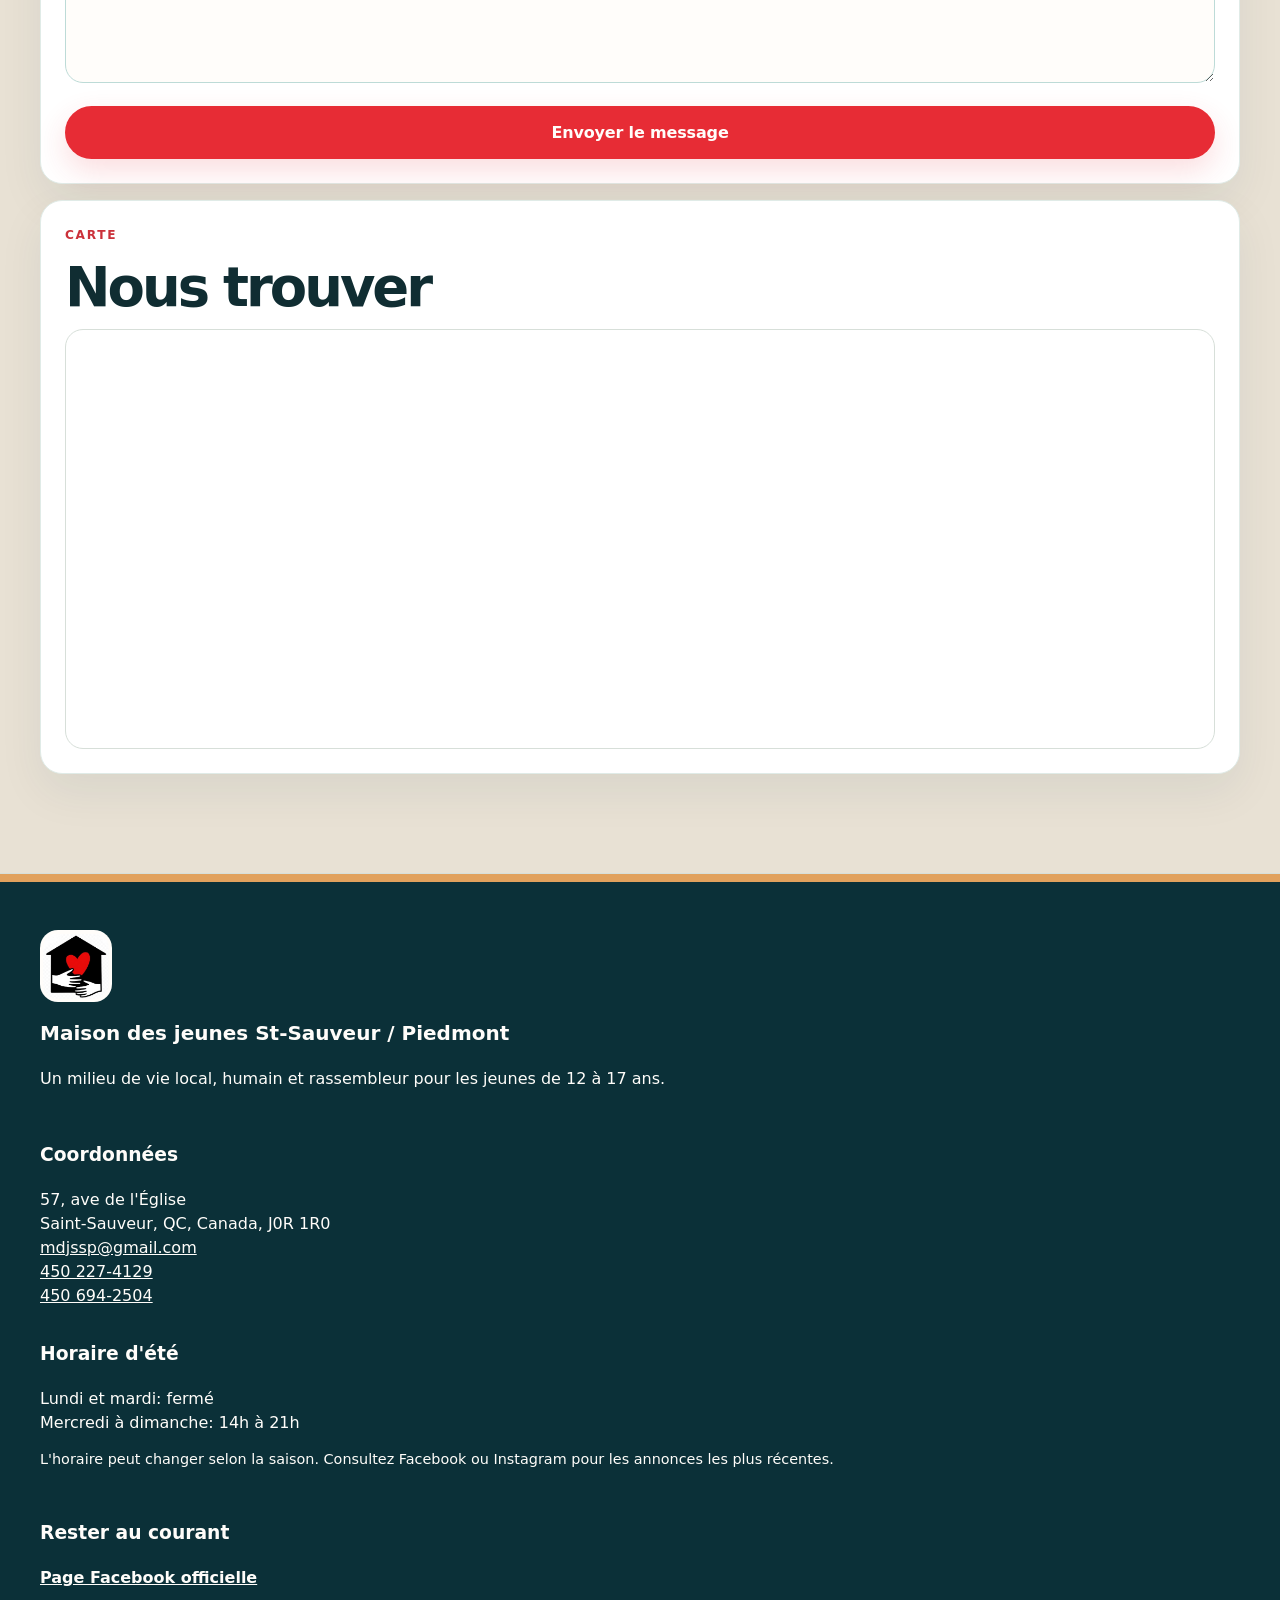
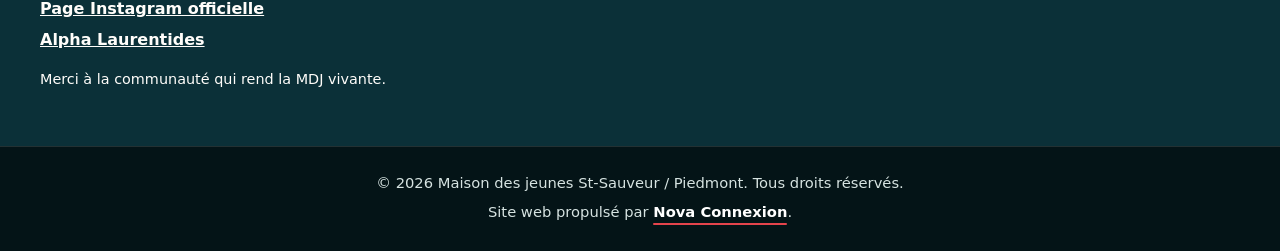
<file: contact.html>
<!doctype html>
<html lang="fr-CA">
  <head>
    <meta charset="utf-8">
    <meta name="viewport" content="width=device-width, initial-scale=1">
    <title>Contact | MDJ St-Sauveur / Piedmont</title>
    <meta name="description" content="Contactez la Maison des jeunes St-Sauveur / Piedmont: adresse, courriel, téléphones, horaire, Facebook, Instagram et formulaire prêt à connecter.">
    <link rel="icon" href="public/images/logo-mdj-simple.jpg">
    <link rel="stylesheet" href="styles.css">
  </head>
  <body>
    <a class="skip-link" href="#main">Aller au contenu</a>
    <header class="site-header">
      <nav class="nav-shell" aria-label="Navigation principale">
        <a class="brand" href="index.html" aria-label="MDJ St-Sauveur / Piedmont — accueil">
          <img src="public/images/logo-mdj-simple.jpg" alt="Logo de la MDJ St-Sauveur / Piedmont">
          <span>MDJ <small>St-Sauveur / Piedmont</small></span>
        </a>
        <button class="nav-toggle" type="button" aria-controls="site-menu" aria-expanded="false">
          <span class="sr-only">Ouvrir le menu</span>
          <span aria-hidden="true"></span><span aria-hidden="true"></span><span aria-hidden="true"></span>
        </button>
        <div class="nav-links" id="site-menu">
          <a href="index.html">Accueil</a>
          <a href="ta-mdj.html">Ta MDJ</a>
          <a href="aide-aux-devoirs.html">Aide aux devoirs</a>
          <a href="alpha-laurentides.html">Alpha Laurentides</a>
          <a href="commanditaires.html">Commanditaires</a>
          <a href="a-propos.html">À propos</a>
          <a class="nav-mobile-contact" aria-current="page" href="contact.html">Nous joindre</a>
        </div>
        <div class="nav-actions">
          <a class="nav-cta" aria-current="page" href="contact.html">Nous joindre <span aria-hidden="true">↗</span></a>
        </div>
      </nav>
    </header>

    <main id="main">
      <section class="page-hero section page-hero-visual contact-hero">
        <div class="container page-hero-grid">
          <div class="page-hero-copy">
            <p class="eyebrow">Contact</p>
            <h1>Contact</h1>
            <p>Écris-nous, appelle-nous ou retrouve la MDJ sur Facebook et Instagram pour connaître les activités et annonces les plus récentes.</p>
            <div class="hero-actions">
              <a class="btn btn-primary" href="mailto:mdjssp@gmail.com">Nous écrire</a>
              <a class="btn btn-secondary" href="https://www.facebook.com/MDJSSP/?locale=fr_FR" target="_blank" rel="noopener noreferrer">Facebook</a>
              <a class="btn btn-secondary" href="https://www.instagram.com/mdjsaintsauveurpiedmont?igsh=MXV3YW92Z3VvaHJkeQ==" target="_blank" rel="noopener noreferrer">Instagram</a>
            </div>
          </div>
          <figure class="page-hero-photo">
            <img src="public/images/photos-mdj/accueil-galerie-jeunes.jpg" alt="Jeunes lors d'une sortie à la crémerie avec la MDJ" loading="lazy">
            <figcaption>Un lieu local, accessible et facile à rejoindre</figcaption>
          </figure>
        </div>
      </section>

      <section class="section" aria-labelledby="contact-info-title">
        <div class="container contact-grid">
          <div class="contact-info">
            <p class="eyebrow">Coordonnées</p>
            <h2 id="contact-info-title">Maison des jeunes St-Sauveur / Piedmont</h2>
            <address>
              <strong>Adresse</strong>
              57, ave de l'Église<br>
              Saint-Sauveur, QC, Canada, J0R 1R0
            </address>
            <p><strong>Courriel</strong><br><a href="mailto:mdjssp@gmail.com">mdjssp@gmail.com</a></p>
            <p><strong>Téléphones</strong><br><a href="tel:+14502274129">450 227-4129</a><br><a href="tel:+14506942504">450 694-2504</a></p>
            <p><strong>Réseaux sociaux</strong><br><a href="https://www.facebook.com/MDJSSP/?locale=fr_FR" target="_blank" rel="noopener noreferrer">Facebook officiel</a><br><a href="https://www.instagram.com/mdjsaintsauveurpiedmont?igsh=MXV3YW92Z3VvaHJkeQ==" target="_blank" rel="noopener noreferrer">Instagram officiel</a></p>
          </div>

          <div class="hours-panel">
            <p class="eyebrow">Horaire d'été</p>
            <h2>Heures d'ouverture</h2>
            <ul class="hours-list">
              <li><span>Lundi</span><strong>Fermé</strong></li>
              <li><span>Mardi</span><strong>Fermé</strong></li>
              <li><span>Mercredi</span><strong>14h à 21h</strong></li>
              <li><span>Jeudi</span><strong>14h à 21h</strong></li>
              <li><span>Vendredi</span><strong>14h à 21h</strong></li>
              <li><span>Samedi</span><strong>14h à 21h</strong></li>
              <li><span>Dimanche</span><strong>14h à 21h</strong></li>
            </ul>
            <p class="small">L'horaire peut changer selon la saison. Consultez Facebook ou Instagram pour les annonces les plus récentes.</p>
          </div>

          <figure class="photo-feature contact-location-photo">
            <img src="public/images/photos-mdj/mdj-rassemblement-exterieur.jpg" alt="Jeunes rassemblés à l'extérieur de la MDJ" loading="lazy">
            <figcaption>La MDJ en mouvement</figcaption>
          </figure>
        </div>
      </section>

      <section class="section warm-band" aria-labelledby="form-title">
        <div class="container contact-grid">
          <form class="contact-form" aria-labelledby="form-title">
            <p class="eyebrow">Formulaire</p>
            <h2 id="form-title">Nous écrire</h2>
            <p class="small">Ce formulaire est prêt à connecter à un backend ou à un service de courriel.</p>
            <label for="name">Nom</label>
            <input id="name" name="name" type="text" autocomplete="name" required>
            <label for="email">Courriel</label>
            <input id="email" name="email" type="email" autocomplete="email" required>
            <label for="subject">Sujet</label>
            <input id="subject" name="subject" type="text" required>
            <label for="message">Message</label>
            <textarea id="message" name="message" rows="6" required></textarea>
            <button class="btn btn-primary" type="submit">Envoyer le message</button>
            <p class="form-status" role="status" tabindex="-1" hidden>Merci! Le formulaire est visuel pour l'instant. Utilise le courriel ou le téléphone pour envoyer ton message.</p>
          </form>

          <div class="map-panel">
            <p class="eyebrow">Carte</p>
            <h2>Nous trouver</h2>
            <iframe title="Carte vers la Maison des jeunes St-Sauveur / Piedmont" src="https://www.google.com/maps?q=57%20ave%20de%20l%27Eglise%20Saint-Sauveur%20QC%20J0R%201R0&output=embed" loading="lazy"></iframe>
          </div>
        </div>
      </section>
    </main>

    <footer class="site-footer">
      <div class="container footer-grid">
        <div>
          <img class="footer-logo" src="public/images/logo-mdj-simple.jpg" alt="Logo de la MDJ St-Sauveur / Piedmont">
          <h2>Maison des jeunes St-Sauveur / Piedmont</h2>
          <p>Un milieu de vie local, humain et rassembleur pour les jeunes de 12 à 17 ans.</p>
        </div>
        <div>
          <h3>Coordonnées</h3>
          <address>57, ave de l'Église<br>Saint-Sauveur, QC, Canada, J0R 1R0<br><a href="mailto:mdjssp@gmail.com">mdjssp@gmail.com</a><br><a href="tel:+14502274129">450 227-4129</a><br><a href="tel:+14506942504">450 694-2504</a></address>
        </div>
        <div>
          <h3>Horaire d'été</h3>
          <ul class="footer-hours"><li>Lundi et mardi: fermé</li><li>Mercredi à dimanche: 14h à 21h</li></ul>
          <p class="small">L'horaire peut changer selon la saison. Consultez Facebook ou Instagram pour les annonces les plus récentes.</p>
        </div>
        <div>
          <h3>Rester au courant</h3>
          <div class="footer-socials">
            <a class="footer-link" href="https://www.facebook.com/MDJSSP/?locale=fr_FR" target="_blank" rel="noopener noreferrer">Page Facebook officielle</a>
            <a class="footer-link" href="https://www.instagram.com/mdjsaintsauveurpiedmont?igsh=MXV3YW92Z3VvaHJkeQ==" target="_blank" rel="noopener noreferrer">Page Instagram officielle</a>
            <a class="footer-link" href="alpha-laurentides.html">Alpha Laurentides</a>
          </div>
          <p class="small">Merci à la communauté qui rend la MDJ vivante.</p>
        </div>
      </div>
      <div class="footer-signature">
        <p>© 2026 Maison des jeunes St-Sauveur / Piedmont. Tous droits réservés.</p>
        <p>Site web propulsé par <a href="https://novaconnexion.ca/" target="_blank" rel="noopener noreferrer">Nova Connexion</a>.</p>
      </div>
    </footer>

    <script src="script.js"></script>
  </body>
</html>
</file>
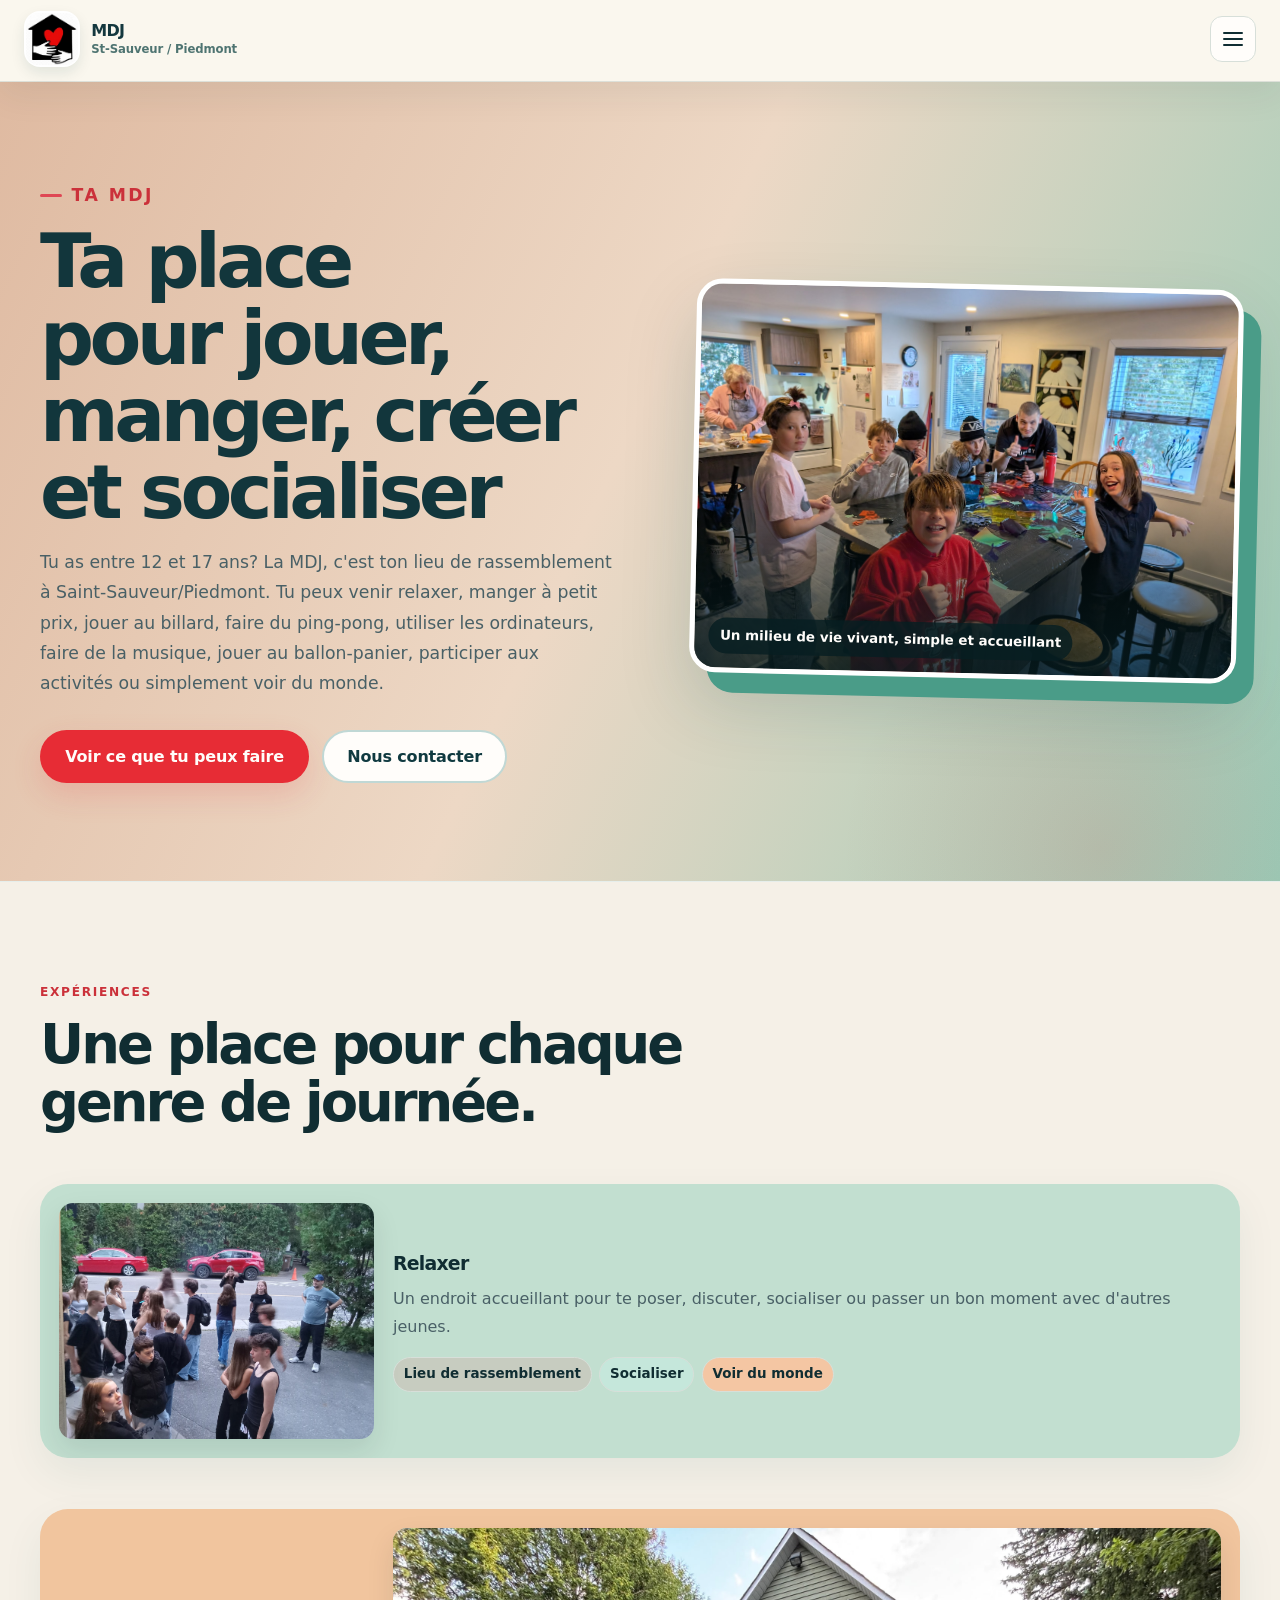
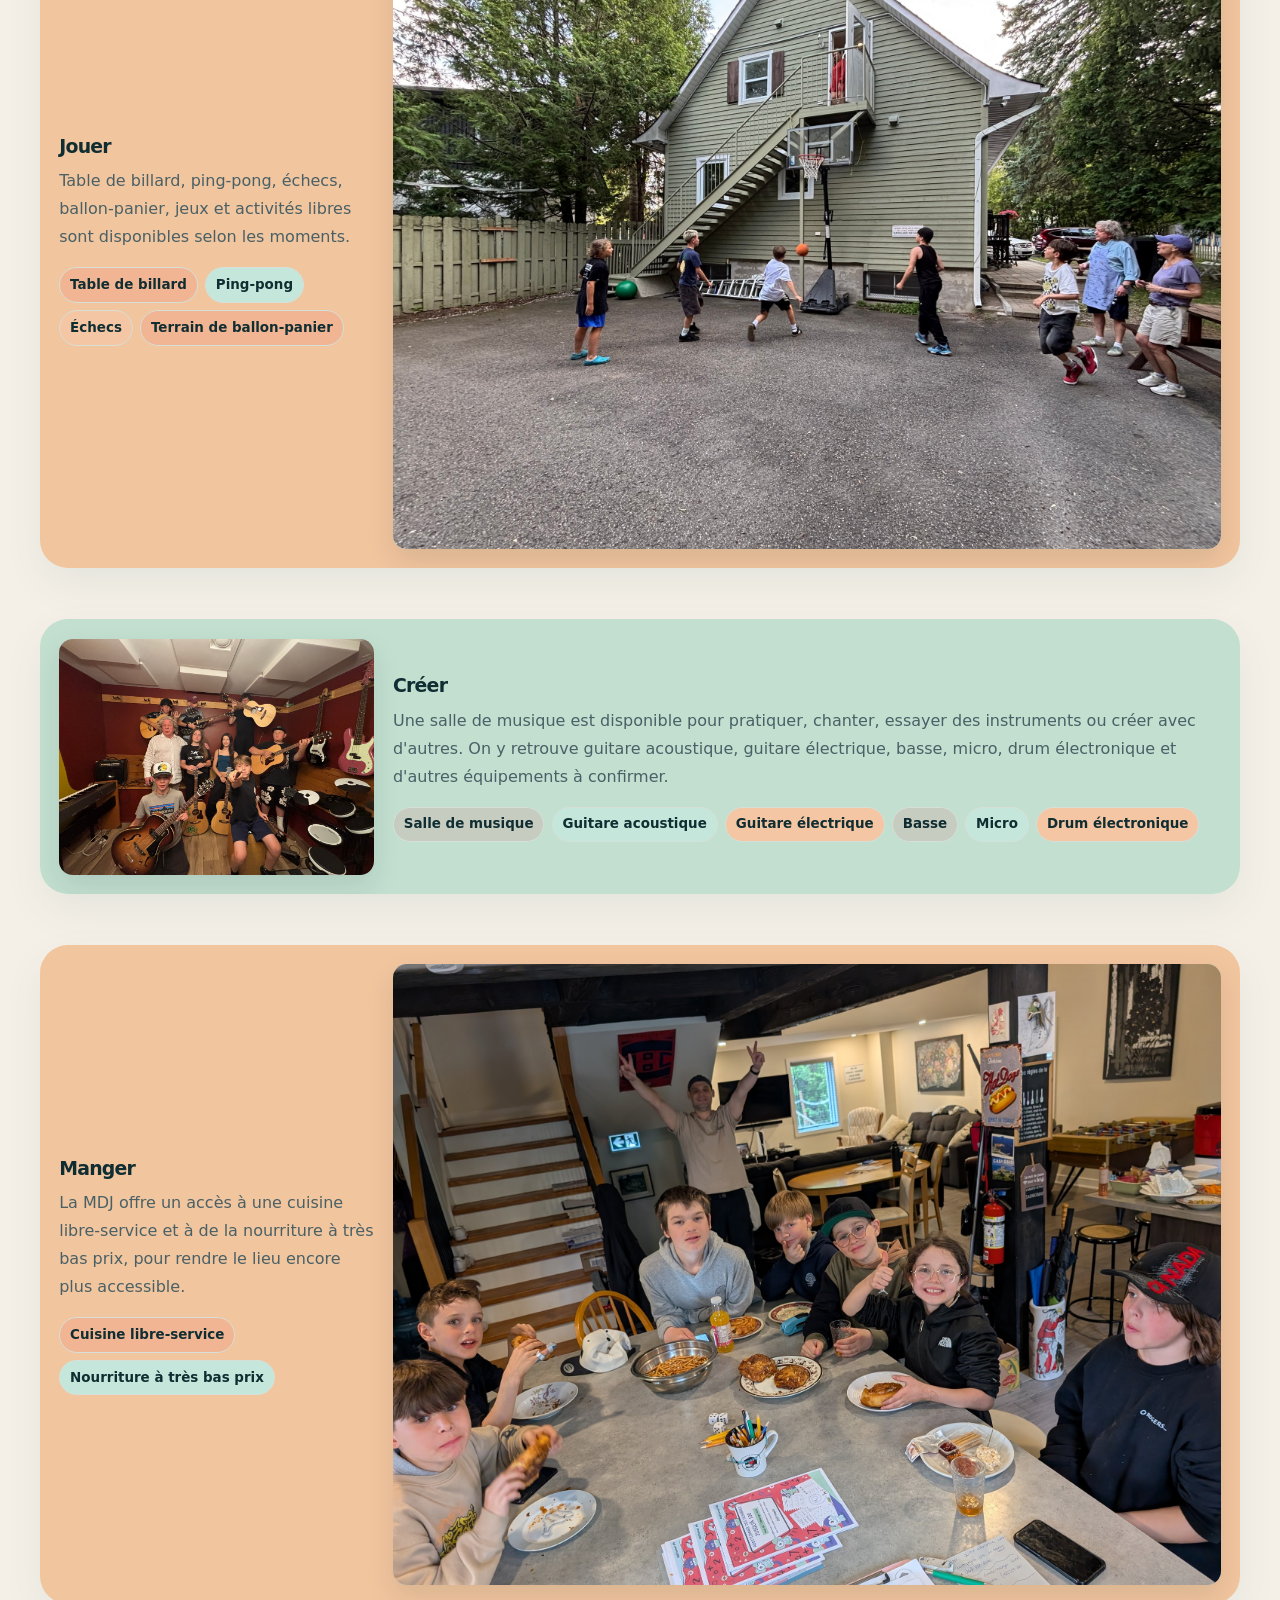
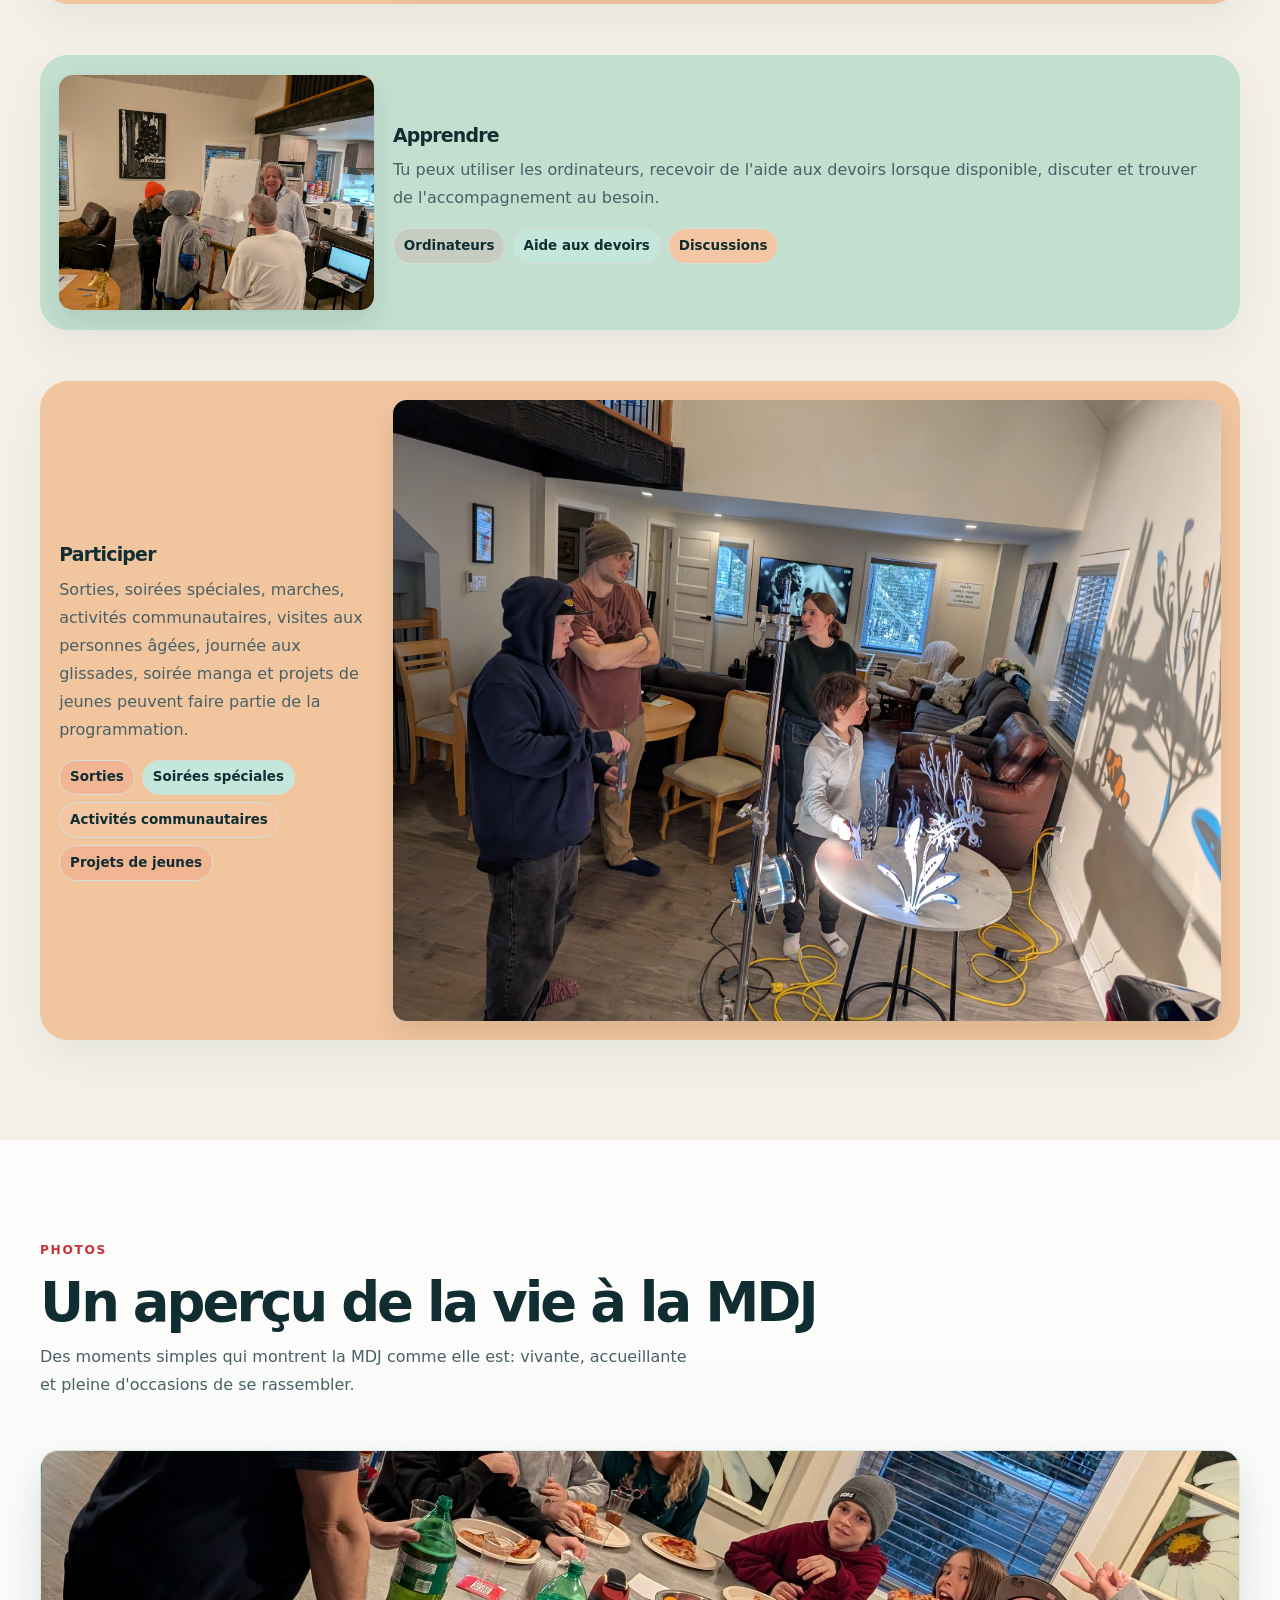
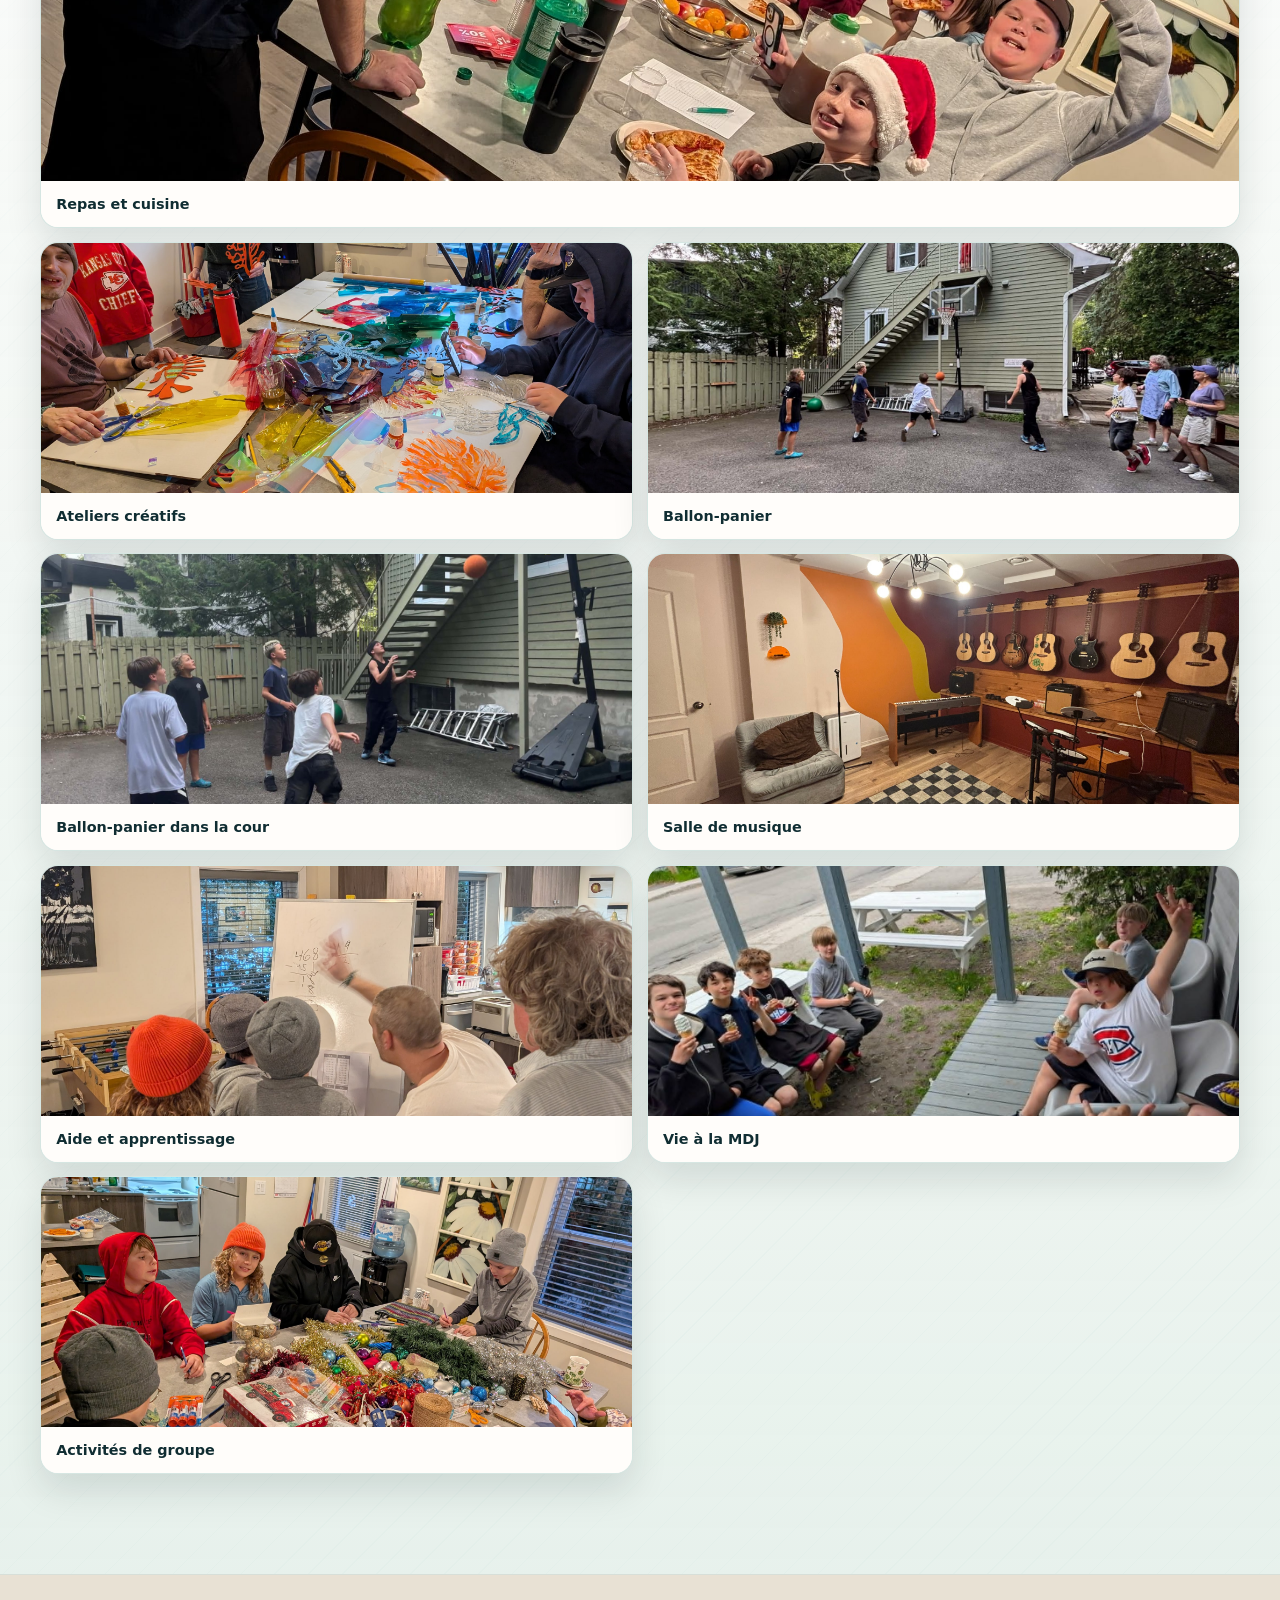
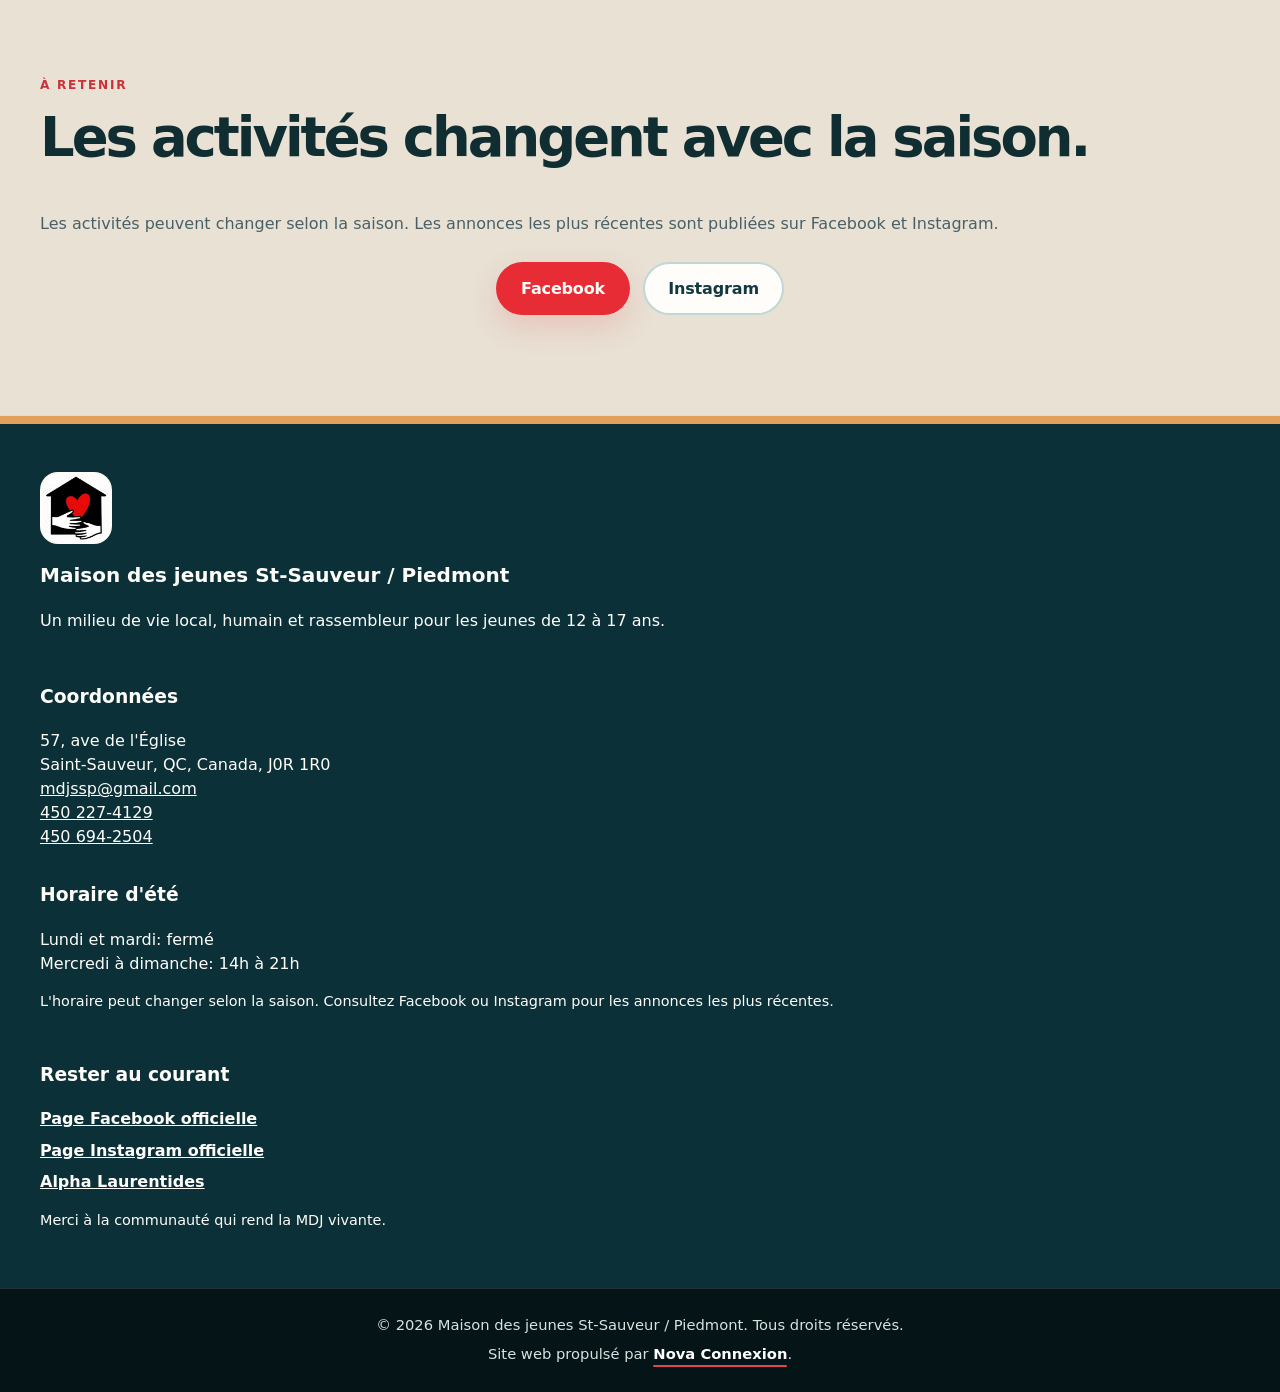
<file: ta-mdj.html>
<!doctype html>
<html lang="fr-CA">
  <head>
    <meta charset="utf-8">
    <meta name="viewport" content="width=device-width, initial-scale=1">
    <title>Ta MDJ | MDJ St-Sauveur / Piedmont</title>
    <meta name="description" content="Découvre ce que tu peux faire à la Maison des jeunes St-Sauveur / Piedmont: jouer, manger à petit prix, faire de la musique, socialiser, participer et apprendre.">
    <link rel="icon" href="public/images/logo-mdj-simple.jpg">
    <link rel="stylesheet" href="styles.css">
  </head>
  <body>
    <a class="skip-link" href="#main">Aller au contenu</a>
    <header class="site-header">
      <nav class="nav-shell" aria-label="Navigation principale">
        <a class="brand" href="index.html" aria-label="MDJ St-Sauveur / Piedmont — accueil">
          <img src="public/images/logo-mdj-simple.jpg" alt="Logo de la MDJ St-Sauveur / Piedmont">
          <span>MDJ <small>St-Sauveur / Piedmont</small></span>
        </a>
        <button class="nav-toggle" type="button" aria-controls="site-menu" aria-expanded="false">
          <span class="sr-only">Ouvrir le menu</span>
          <span aria-hidden="true"></span><span aria-hidden="true"></span><span aria-hidden="true"></span>
        </button>
        <div class="nav-links" id="site-menu">
          <a href="index.html">Accueil</a>
          <a href="ta-mdj.html" aria-current="page">Ta MDJ</a>
          <a href="aide-aux-devoirs.html">Aide aux devoirs</a>
          <a href="alpha-laurentides.html">Alpha Laurentides</a>
          <a href="commanditaires.html">Commanditaires</a>
          <a href="a-propos.html">À propos</a>
          <a class="nav-mobile-contact" href="contact.html">Nous joindre</a>
        </div>
        <div class="nav-actions">
          <a class="nav-cta" href="contact.html">Nous joindre <span aria-hidden="true">↗</span></a>
        </div>
      </nav>
    </header>

    <main id="main">
      <section class="page-hero section page-hero-visual">
        <div class="container page-hero-grid">
          <div class="page-hero-copy">
            <p class="eyebrow">Ta MDJ</p>
            <h1>Ta place pour jouer, manger, créer et socialiser</h1>
            <p>Tu as entre 12 et 17 ans? La MDJ, c'est ton lieu de rassemblement à Saint-Sauveur/Piedmont. Tu peux venir relaxer, manger à petit prix, jouer au billard, faire du ping-pong, utiliser les ordinateurs, faire de la musique, jouer au ballon-panier, participer aux activités ou simplement voir du monde.</p>
            <div class="hero-actions">
              <a class="btn btn-primary" href="#experiences">Voir ce que tu peux faire</a>
              <a class="btn btn-secondary" href="contact.html">Nous contacter</a>
            </div>
          </div>
          <figure class="page-hero-photo">
            <img src="public/images/photos-mdj/a-propos-groupe-mdj.jpg" alt="Jeunes rassemblés autour d'une table dans le milieu de vie de la MDJ" loading="lazy">
            <figcaption>Un milieu de vie vivant, simple et accueillant</figcaption>
          </figure>
        </div>
      </section>

      <section class="section" id="experiences" aria-labelledby="experiences-title">
        <div class="container">
          <div class="section-heading">
            <p class="eyebrow">Expériences</p>
            <h2 id="experiences-title">Une place pour chaque genre de journée.</h2>
          </div>

          <div class="experience-list">
            <article class="experience-item">
              <figure class="experience-photo">
                <img src="public/images/photos-mdj/mdj-rassemblement-exterieur.jpg" alt="Jeunes rassemblés à l'extérieur de la MDJ" loading="lazy">
              </figure>
              <div>
                <h3>Relaxer</h3>
                <p>Un endroit accueillant pour te poser, discuter, socialiser ou passer un bon moment avec d'autres jeunes.</p>
                <div class="detail-chips" aria-label="Éléments disponibles">
                  <span>Lieu de rassemblement</span>
                  <span>Socialiser</span>
                  <span>Voir du monde</span>
                </div>
              </div>
            </article>
            <article class="experience-item">
              <figure class="experience-photo">
                <img src="public/images/photos-mdj/ballon-panier-action-3.jpg" alt="Jeunes jouant au ballon-panier dans la cour de la MDJ" loading="lazy">
              </figure>
              <div>
                <h3>Jouer</h3>
                <p>Table de billard, ping-pong, échecs, ballon-panier, jeux et activités libres sont disponibles selon les moments.</p>
                <div class="detail-chips" aria-label="Équipements de jeu">
                  <span>Table de billard</span>
                  <span>Ping-pong</span>
                  <span>Échecs</span>
                  <span>Terrain de ballon-panier</span>
                </div>
              </div>
            </article>
            <article class="experience-item">
              <figure class="experience-photo">
                <img src="public/images/photos-mdj/salle-musique-atelier-guitares.jpg" alt="Jeunes avec des guitares dans la salle de musique de la MDJ" loading="lazy">
              </figure>
              <div>
                <h3>Créer</h3>
                <p>Une salle de musique est disponible pour pratiquer, chanter, essayer des instruments ou créer avec d'autres. On y retrouve guitare acoustique, guitare électrique, basse, micro, drum électronique et d'autres équipements à confirmer.</p>
                <div class="detail-chips" aria-label="Équipements de musique">
                  <span>Salle de musique</span>
                  <span>Guitare acoustique</span>
                  <span>Guitare électrique</span>
                  <span>Basse</span>
                  <span>Micro</span>
                  <span>Drum électronique</span>
                </div>
              </div>
            </article>
            <article class="experience-item">
              <figure class="experience-photo">
                <img src="public/images/photos-mdj/accueil-repas-table.jpg" alt="Jeunes autour d'une table pour un repas à la MDJ" loading="lazy">
              </figure>
              <div>
                <h3>Manger</h3>
                <p>La MDJ offre un accès à une cuisine libre-service et à de la nourriture à très bas prix, pour rendre le lieu encore plus accessible.</p>
                <div class="detail-chips" aria-label="Éléments de cuisine">
                  <span>Cuisine libre-service</span>
                  <span>Nourriture à très bas prix</span>
                </div>
              </div>
            </article>
            <article class="experience-item">
              <figure class="experience-photo">
                <img src="public/images/photos-mdj/aide-devoirs-tableau.jpg" alt="Jeunes en contexte d'apprentissage avec tableau blanc à la MDJ" loading="lazy">
              </figure>
              <div>
                <h3>Apprendre</h3>
                <p>Tu peux utiliser les ordinateurs, recevoir de l'aide aux devoirs lorsque disponible, discuter et trouver de l'accompagnement au besoin.</p>
                <div class="detail-chips" aria-label="Éléments pour apprendre">
                  <span>Ordinateurs</span>
                  <span>Aide aux devoirs</span>
                  <span>Discussions</span>
                </div>
              </div>
            </article>
            <article class="experience-item">
              <figure class="experience-photo">
                <img src="public/images/photos-mdj/accueil-activite-lumiere.jpg" alt="Activité créative lumineuse et activité de groupe à la MDJ" loading="lazy">
              </figure>
              <div>
                <h3>Participer</h3>
                <p>Sorties, soirées spéciales, marches, activités communautaires, visites aux personnes âgées, journée aux glissades, soirée manga et projets de jeunes peuvent faire partie de la programmation.</p>
                <div class="detail-chips" aria-label="Types d'activités">
                  <span>Sorties</span>
                  <span>Soirées spéciales</span>
                  <span>Activités communautaires</span>
                  <span>Projets de jeunes</span>
                </div>
              </div>
            </article>
          </div>
        </div>
      </section>

      <section class="section photo-gallery-section" aria-labelledby="life-gallery-title">
        <div class="container">
          <div class="section-heading">
            <p class="eyebrow">Photos</p>
            <h2 id="life-gallery-title">Un aperçu de la vie à la MDJ</h2>
            <p>Des moments simples qui montrent la MDJ comme elle est: vivante, accueillante et pleine d'occasions de se rassembler.</p>
          </div>

          <div class="life-gallery">
            <figure class="gallery-card gallery-card-featured">
              <img src="public/images/photos-mdj/mdj-repas-pizza.jpg" alt="Jeunes autour d'une table pour un repas à la MDJ" loading="lazy">
              <figcaption>Repas et cuisine</figcaption>
            </figure>
            <figure class="gallery-card">
              <img src="public/images/photos-mdj/ta-mdj-atelier-creatif.jpg" alt="Atelier créatif de groupe à la MDJ" loading="lazy">
              <figcaption>Ateliers créatifs</figcaption>
            </figure>
            <figure class="gallery-card">
              <img src="public/images/photos-mdj/ballon-panier-action-1.jpg" alt="Jeunes jouant au ballon-panier dans la cour de la MDJ" loading="lazy">
              <figcaption>Ballon-panier</figcaption>
            </figure>
            <figure class="gallery-card">
              <img src="public/images/photos-mdj/ballon-panier-action-2.jpg" alt="Activité de ballon-panier à la Maison des jeunes" loading="lazy">
              <figcaption>Ballon-panier dans la cour</figcaption>
            </figure>
            <figure class="gallery-card">
              <img src="public/images/photos-mdj/salle-musique-instruments.jpg" alt="Salle de musique de la MDJ avec les instruments installés" loading="lazy">
              <figcaption>Salle de musique</figcaption>
            </figure>
            <figure class="gallery-card">
              <img src="public/images/photos-mdj/mdj-aide-tableau-groupe.jpg" alt="Activité d'aide aux devoirs avec tableau blanc" loading="lazy">
              <figcaption>Aide et apprentissage</figcaption>
            </figure>
            <figure class="gallery-card">
              <img src="public/images/photos-mdj/accueil-galerie-jeunes.jpg" alt="Jeunes lors d'une sortie à la crémerie avec la MDJ" loading="lazy">
              <figcaption>Vie à la MDJ</figcaption>
            </figure>
            <figure class="gallery-card">
              <img src="public/images/photos-mdj/mdj-atelier-noel.jpg" alt="Atelier créatif de groupe à la MDJ" loading="lazy">
              <figcaption>Activités de groupe</figcaption>
            </figure>
          </div>
        </div>
      </section>

      <section class="section warm-band" aria-labelledby="season-title">
        <div class="container two-column">
          <div>
            <p class="eyebrow">À retenir</p>
            <h2 id="season-title">Les activités changent avec la saison.</h2>
          </div>
          <div>
            <p>Les activités peuvent changer selon la saison. Les annonces les plus récentes sont publiées sur Facebook et Instagram.</p>
            <div class="cta-actions">
              <a class="btn btn-primary" href="https://www.facebook.com/MDJSSP/?locale=fr_FR" target="_blank" rel="noopener noreferrer">Facebook</a>
              <a class="btn btn-secondary" href="https://www.instagram.com/mdjsaintsauveurpiedmont?igsh=MXV3YW92Z3VvaHJkeQ==" target="_blank" rel="noopener noreferrer">Instagram</a>
            </div>
          </div>
        </div>
      </section>
    </main>

    <footer class="site-footer">
      <div class="container footer-grid">
        <div>
          <img class="footer-logo" src="public/images/logo-mdj-simple.jpg" alt="Logo de la MDJ St-Sauveur / Piedmont">
          <h2>Maison des jeunes St-Sauveur / Piedmont</h2>
          <p>Un milieu de vie local, humain et rassembleur pour les jeunes de 12 à 17 ans.</p>
        </div>
        <div>
          <h3>Coordonnées</h3>
          <address>57, ave de l'Église<br>Saint-Sauveur, QC, Canada, J0R 1R0<br><a href="mailto:mdjssp@gmail.com">mdjssp@gmail.com</a><br><a href="tel:+14502274129">450 227-4129</a><br><a href="tel:+14506942504">450 694-2504</a></address>
        </div>
        <div>
          <h3>Horaire d'été</h3>
          <ul class="footer-hours"><li>Lundi et mardi: fermé</li><li>Mercredi à dimanche: 14h à 21h</li></ul>
          <p class="small">L'horaire peut changer selon la saison. Consultez Facebook ou Instagram pour les annonces les plus récentes.</p>
        </div>
        <div>
          <h3>Rester au courant</h3>
          <div class="footer-socials">
            <a class="footer-link" href="https://www.facebook.com/MDJSSP/?locale=fr_FR" target="_blank" rel="noopener noreferrer">Page Facebook officielle</a>
            <a class="footer-link" href="https://www.instagram.com/mdjsaintsauveurpiedmont?igsh=MXV3YW92Z3VvaHJkeQ==" target="_blank" rel="noopener noreferrer">Page Instagram officielle</a>
            <a class="footer-link" href="alpha-laurentides.html">Alpha Laurentides</a>
          </div>
          <p class="small">Merci à la communauté qui rend la MDJ vivante.</p>
        </div>
      </div>
      <div class="footer-signature">
        <p>© 2026 Maison des jeunes St-Sauveur / Piedmont. Tous droits réservés.</p>
        <p>Site web propulsé par <a href="https://novaconnexion.ca/" target="_blank" rel="noopener noreferrer">Nova Connexion</a>.</p>
      </div>
    </footer>

    <script src="script.js"></script>
  </body>
</html>
</file>
<file: styles.css>
:root {
  --paper: #f2fbfa;
  --surface: #ffffff;
  --surface-warm: #e6f4f1;
  --ink: #071e22;
  --muted: #476468;
  --line: #c9e2df;
  --red: #ee2e31;
  --red-dark: #b91f24;
  --peach: #f4c095;
  --green: #679289;
  --teal: #1d7874;
  --teal-dark: #071e22;
  --soft-teal: #dff2ef;
  --soft-peach: #fff0e2;
  --shadow: 0 18px 44px rgba(7, 30, 34, 0.12);
  --radius: 8px;
  --container: 1120px;
}

* {
  box-sizing: border-box;
}

html {
  color: var(--ink);
  background:
    linear-gradient(180deg, #f2fbfa 0%, #eef7f6 45%, #f7fbfb 100%);
  font-family: Inter, ui-sans-serif, system-ui, -apple-system, BlinkMacSystemFont, "Segoe UI", sans-serif;
  line-height: 1.5;
  overflow-x: clip;
  scroll-behavior: smooth;
  -webkit-text-size-adjust: 100%;
  text-size-adjust: 100%;
}

[id] {
  scroll-margin-top: 104px;
}

body {
  margin: 0;
  min-width: 0;
  overflow-x: clip;
}

img,
iframe,
svg {
  max-width: 100%;
  display: block;
}

button,
input,
textarea {
  font: inherit;
}

a {
  color: inherit;
}

p,
h1,
h2,
h3 {
  margin-top: 0;
}

h1,
h2,
h3,
p,
.brand span,
.btn {
  overflow-wrap: break-word;
}

p {
  color: var(--muted);
}

.skip-link,
.sr-only {
  position: absolute;
  width: 1px;
  height: 1px;
  padding: 0;
  margin: -1px;
  overflow: hidden;
  clip: rect(0, 0, 0, 0);
  white-space: nowrap;
  border: 0;
}

.skip-link:focus {
  width: auto;
  height: auto;
  clip: auto;
  margin: 0;
  padding: 0.75rem 1rem;
  color: var(--surface);
  background: var(--red-dark);
  z-index: 20;
}

.container {
  width: min(var(--container), calc(100% - 2rem));
  margin-inline: auto;
}

.narrow {
  max-width: 820px;
}

.section {
  padding: 4.5rem 0;
}

.site-header,
.nav-shell,
.container,
.section,
.hero-grid,
.hero-copy,
.hero-visual,
.page-hero .container,
.card-grid,
.feature-grid,
.two-column,
.contact-grid,
.footer-grid,
.nav-actions,
.cta-shell,
.facebook-shell {
  min-width: 0;
}

.site-header {
  position: sticky;
  top: 0;
  z-index: 10;
  background: rgba(246, 252, 251, 0.94);
  border-bottom: 1px solid var(--line);
  box-shadow: 0 10px 30px rgba(7, 30, 34, 0.05);
  backdrop-filter: blur(14px);
}

.nav-shell {
  width: min(1280px, calc(100% - 1rem));
  min-height: 76px;
  margin-inline: auto;
  display: flex;
  align-items: center;
  gap: 0.55rem;
}

.brand {
  display: inline-flex;
  align-items: center;
  flex: 0 0 auto;
  gap: 0.75rem;
  color: var(--ink);
  font-weight: 800;
  text-decoration: none;
  min-width: 0;
}

.brand img {
  width: 50px;
  height: 50px;
  max-width: 100%;
  padding: 0.16rem;
  object-fit: contain;
  border: 2px solid rgba(238, 46, 49, 0.18);
  border-radius: 14px;
  background: var(--surface);
}

.brand span {
  white-space: nowrap;
}

.nav-links {
  display: flex;
  align-items: center;
  justify-content: center;
  flex: 0 1 auto;
  gap: 0;
  margin-left: auto;
}

.nav-links a {
  flex: 0 0 auto;
  padding: 0.56rem 0.5rem;
  border-radius: var(--radius);
  color: var(--muted);
  font-size: 0.86rem;
  font-weight: 700;
  text-decoration: none;
  white-space: nowrap;
  transition: color 180ms ease, background-color 180ms ease, border-color 180ms ease;
}

.nav-links a:hover,
.nav-links a:focus-visible,
.nav-links a[aria-current="page"] {
  color: var(--red-dark);
  background: #e8f4f1;
  outline: none;
}

.nav-actions {
  display: flex;
  align-items: center;
  gap: 0.35rem;
  flex: 0 0 auto;
}

.nav-cta,
.btn {
  display: inline-flex;
  align-items: center;
  justify-content: center;
  max-width: 100%;
  min-height: 46px;
  padding: 0.85rem 1.05rem;
  border: 2px solid transparent;
  border-radius: var(--radius);
  font-weight: 800;
  line-height: 1.15;
  text-align: center;
  text-decoration: none;
  cursor: pointer;
  transition: transform 180ms ease, box-shadow 180ms ease, border-color 180ms ease, background-color 180ms ease, color 180ms ease;
}

.nav-cta {
  color: var(--surface);
  background: var(--red);
  box-shadow: 0 10px 28px rgba(238, 46, 49, 0.2);
}

.nav-actions .nav-cta,
.nav-social-link {
  min-width: 84px;
  min-height: 42px;
  padding: 0.6rem 0.62rem;
  font-size: 0.84rem;
}

.nav-social-link {
  display: inline-flex;
  align-items: center;
  justify-content: center;
  max-width: 100%;
  border: 1px solid rgba(29, 120, 116, 0.26);
  border-radius: var(--radius);
  color: var(--teal-dark);
  background: rgba(255, 255, 255, 0.78);
  font-weight: 900;
  line-height: 1.15;
  text-decoration: none;
  white-space: nowrap;
  transition: transform 180ms ease, box-shadow 180ms ease, border-color 180ms ease, background-color 180ms ease, color 180ms ease;
}

.btn-primary {
  color: var(--surface);
  background: var(--red);
  box-shadow: 0 14px 34px rgba(238, 46, 49, 0.22);
}

.btn-secondary {
  color: var(--teal-dark);
  background: var(--surface);
  border-color: rgba(29, 120, 116, 0.28);
}

.btn-light {
  color: var(--teal-dark);
  background: var(--surface);
}

.btn:hover,
.btn:focus-visible,
.nav-cta:hover,
.nav-cta:focus-visible,
.nav-social-link:hover,
.nav-social-link:focus-visible {
  transform: translateY(-1px);
  outline: 3px solid rgba(238, 46, 49, 0.22);
  outline-offset: 2px;
}

.nav-social-link:hover,
.nav-social-link:focus-visible {
  border-color: rgba(238, 46, 49, 0.34);
  color: var(--red-dark);
  background: var(--surface);
  box-shadow: 0 10px 24px rgba(7, 30, 34, 0.08);
}

.nav-toggle {
  display: none;
  width: 46px;
  height: 46px;
  margin-left: auto;
  border: 1px solid var(--line);
  border-radius: var(--radius);
  background: var(--surface);
  cursor: pointer;
  transition: background-color 180ms ease, border-color 180ms ease, transform 180ms ease, box-shadow 180ms ease;
}

.nav-toggle span:not(.sr-only) {
  display: block;
  width: 20px;
  height: 2px;
  margin: 4px auto;
  background: var(--ink);
  border-radius: 999px;
  transition: transform 180ms ease, opacity 180ms ease, background-color 180ms ease;
}

.hero {
  position: relative;
  overflow: hidden;
  background:
    linear-gradient(135deg, rgba(29, 120, 116, 0.16), rgba(103, 146, 137, 0.18) 46%, rgba(244, 192, 149, 0.2)),
    linear-gradient(120deg, #f5fcfb 0%, #ffffff 56%, #edf8f6 100%);
  border-bottom: 1px solid var(--line);
}

.hero::before,
.hero::after {
  content: "";
  position: absolute;
  pointer-events: none;
}

.hero::before {
  inset: 12% -16% auto auto;
  width: 56%;
  height: 62%;
  border-radius: 48px;
  background: linear-gradient(135deg, rgba(29, 120, 116, 0.18), rgba(103, 146, 137, 0.08));
  transform: rotate(-8deg);
}

.hero::after {
  inset: auto 0 0 0;
  height: 42%;
  background: repeating-linear-gradient(135deg, rgba(7, 30, 34, 0.045) 0 2px, transparent 2px 22px);
  mask-image: linear-gradient(180deg, transparent, black);
}

.hero-grid {
  position: relative;
  z-index: 1;
  display: grid;
  grid-template-columns: minmax(0, 1.05fr) minmax(300px, 0.75fr);
  gap: 3rem;
  align-items: center;
}

.hero-copy h1 {
  width: 100%;
  max-width: 760px;
  margin-bottom: 1rem;
  font-size: clamp(2.3rem, 5.25vw, 4.05rem);
  line-height: 1.03;
  letter-spacing: 0;
  overflow-wrap: anywhere;
}

.hero-title {
  max-width: 100%;
}

.hero-title-line {
  display: block;
  max-width: 100%;
  white-space: nowrap;
  overflow-wrap: normal;
  word-break: keep-all;
}

.hero-title-location {
  white-space: nowrap;
  overflow-wrap: normal;
  word-break: keep-all;
}

.page-hero h1 {
  width: 100%;
  max-width: 760px;
  margin-bottom: 1rem;
  font-size: clamp(2.35rem, 7vw, 4.8rem);
  line-height: 0.97;
  letter-spacing: 0;
  overflow-wrap: anywhere;
}

.hero-text,
.page-hero p {
  max-width: 720px;
  font-size: 1.16rem;
}

.hero-highlights,
.living-statements {
  display: flex;
  flex-wrap: wrap;
  gap: 0.55rem;
  margin-top: 1.2rem;
}

.hero-highlights span,
.living-statements span {
  display: inline-flex;
  align-items: center;
  min-height: 38px;
  padding: 0.45rem 0.72rem;
  border: 1px solid rgba(29, 120, 116, 0.18);
  border-radius: 999px;
  color: var(--teal-dark);
  background: rgba(255, 255, 255, 0.78);
  font-size: 0.88rem;
  font-weight: 900;
  box-shadow: 0 10px 24px rgba(7, 30, 34, 0.06);
}

.hero-actions,
.cta-actions {
  display: flex;
  flex-wrap: wrap;
  gap: 0.8rem;
  margin-top: 1.5rem;
}

.eyebrow {
  margin-bottom: 0.8rem;
  color: var(--red);
  font-size: 0.78rem;
  font-weight: 900;
  letter-spacing: 0;
  text-transform: uppercase;
}

.hero-visual {
  position: relative;
  display: grid;
  gap: 1rem;
  padding: 1rem;
  overflow: hidden;
  border: 1px solid rgba(29, 120, 116, 0.18);
  border-radius: 28px;
  background:
    linear-gradient(145deg, rgba(255, 255, 255, 0.7), rgba(223, 242, 239, 0.54)),
    radial-gradient(circle at 90% 14%, rgba(238, 46, 49, 0.12), transparent 26%);
  box-shadow: 0 28px 70px rgba(7, 30, 34, 0.16);
  backdrop-filter: blur(8px);
}

.hero-floating-badge {
  position: absolute;
  top: 1rem;
  right: 1rem;
  z-index: 3;
  max-width: min(240px, calc(100% - 2rem));
  padding: 0.5rem 0.72rem;
  border: 1px solid rgba(255, 255, 255, 0.48);
  border-radius: 999px;
  color: var(--surface);
  background: rgba(7, 30, 34, 0.78);
  box-shadow: 0 16px 36px rgba(7, 30, 34, 0.22);
  font-size: 0.8rem;
  font-weight: 900;
  line-height: 1.2;
  backdrop-filter: blur(8px);
}

.hero-logo-panel {
  position: relative;
  z-index: 2;
  order: 2;
  display: flex;
  gap: 0.85rem;
  align-items: center;
  width: 100%;
  padding: 0.75rem 0.9rem;
  border: 1px solid rgba(244, 192, 149, 0.44);
  border-radius: 18px;
  background: linear-gradient(160deg, rgba(29, 120, 116, 0.92), rgba(7, 30, 34, 0.96));
  box-shadow: 0 18px 38px rgba(7, 30, 34, 0.16);
}

.hero-logo-panel img {
  flex: 0 0 auto;
  display: block;
  width: min(86px, 100%);
  max-width: 100%;
  height: auto;
  margin: 0;
  padding: 0.45rem;
  object-fit: contain;
  border-radius: 12px;
  background: var(--surface);
}

.hero-logo-panel p {
  flex: 1 1 auto;
  min-width: 0;
  margin: 0;
  color: var(--surface);
  font-size: 0.88rem;
  font-weight: 900;
  line-height: 1.25;
  text-align: left;
}

.activity-board {
  order: 3;
  display: grid;
  grid-template-columns: repeat(2, minmax(0, 1fr));
  gap: 0.7rem;
}

.activity-board span,
.tag-list span,
.impact-grid span,
.mission-grid span {
  padding: 0.8rem 0.9rem;
  border: 1px solid rgba(29, 120, 116, 0.18);
  border-radius: var(--radius);
  color: var(--ink);
  background: var(--surface);
  font-weight: 800;
}

.activity-board span:nth-child(2n),
.impact-grid span:nth-child(3n),
.mission-grid span:nth-child(2n) {
  background: var(--soft-teal);
}

.activity-board span:nth-child(3n),
.impact-grid span:nth-child(2n),
.mission-grid span:nth-child(3n) {
  background: var(--soft-peach);
}

.section-heading {
  max-width: 760px;
  margin-bottom: 2rem;
}

.section-heading h2,
.two-column h2,
.feature-panel h2,
.facebook-shell h2,
.cta-shell h2,
.notice-panel h2,
.contact-info h2,
.hours-panel h2,
.contact-form h2,
.map-panel h2 {
  margin-bottom: 0.7rem;
  font-size: clamp(1.8rem, 4vw, 3rem);
  line-height: 1.08;
  letter-spacing: 0;
}

.card-grid {
  display: grid;
  grid-template-columns: repeat(3, minmax(0, 1fr));
  gap: 1rem;
}

.card-grid-large {
  grid-template-columns: repeat(3, minmax(0, 1fr));
}

.activities-section {
  position: relative;
  overflow: hidden;
  background:
    linear-gradient(180deg, rgba(255, 255, 255, 0.88), rgba(223, 242, 239, 0.74)),
    repeating-linear-gradient(90deg, rgba(29, 120, 116, 0.06) 0 1px, transparent 1px 26px);
}

.zone-layout {
  display: grid;
  grid-template-columns: minmax(280px, 0.72fr) minmax(0, 1.58fr);
  gap: 1.1rem;
  align-items: stretch;
}

.zone-intro {
  display: flex;
  min-width: 0;
  flex-direction: column;
  justify-content: center;
  padding: 1.6rem;
  border: 1px solid rgba(244, 192, 149, 0.34);
  border-radius: 14px;
  color: var(--surface);
  background:
    linear-gradient(135deg, rgba(7, 30, 34, 0.97), rgba(29, 120, 116, 0.94)),
    repeating-linear-gradient(135deg, rgba(255, 255, 255, 0.08) 0 2px, transparent 2px 22px);
  box-shadow: var(--shadow);
}

.zone-badge {
  display: inline-flex;
  width: fit-content;
  margin-bottom: 1rem;
  padding: 0.42rem 0.68rem;
  border-radius: 999px;
  color: var(--teal-dark);
  background: var(--peach);
  font-size: 0.78rem;
  font-weight: 900;
}

.zone-intro h3 {
  margin-bottom: 0.8rem;
  color: var(--surface);
  font-size: clamp(1.35rem, 2.5vw, 2.1rem);
  line-height: 1.08;
}

.zone-intro p {
  color: #d6e3e1;
}

.zone-intro .btn {
  width: fit-content;
  margin-top: 0.8rem;
}

.zone-map {
  position: relative;
  display: grid;
  min-width: 0;
  grid-template-columns: repeat(3, minmax(0, 1fr));
  gap: 0.8rem;
  padding: 1rem;
  border: 1px solid rgba(29, 120, 116, 0.18);
  border-radius: 16px;
  background:
    linear-gradient(135deg, rgba(255, 255, 255, 0.96), rgba(242, 251, 250, 0.92)),
    repeating-linear-gradient(0deg, rgba(7, 30, 34, 0.035) 0 1px, transparent 1px 22px);
  box-shadow: 0 18px 44px rgba(7, 30, 34, 0.08);
}

.zone-card {
  position: relative;
  display: flex;
  flex-direction: column;
  min-width: 0;
  min-height: 0;
  padding: 0.75rem;
  overflow: hidden;
  border: 1px solid rgba(29, 120, 116, 0.18);
  border-top: 4px solid var(--teal);
  border-radius: 16px;
  background: rgba(255, 255, 255, 0.88);
  box-shadow: 0 10px 24px rgba(7, 30, 34, 0.06);
  transition: transform 180ms ease, box-shadow 180ms ease, border-color 180ms ease, background-color 180ms ease;
}

.zone-card-primary {
  border-top-color: var(--red);
  background: linear-gradient(135deg, rgba(255, 255, 255, 0.94), rgba(238, 46, 49, 0.08));
}

.zone-card-music {
  border-top-color: var(--peach);
  background: linear-gradient(135deg, rgba(255, 255, 255, 0.94), rgba(244, 192, 149, 0.14));
}

.zone-card:hover {
  transform: translateY(-3px);
  border-color: rgba(29, 120, 116, 0.34);
  box-shadow: 0 18px 36px rgba(7, 30, 34, 0.11);
}

.zone-card:hover .zone-photo img,
.moment-card:hover img {
  transform: scale(1.04);
}

.zone-photo {
  margin: -0.75rem -0.75rem 0.85rem;
  overflow: hidden;
  border-bottom: 1px solid rgba(29, 120, 116, 0.14);
  background: var(--soft-teal);
}

.zone-photo img {
  width: 100%;
  aspect-ratio: 16 / 10;
  height: auto;
  object-fit: cover;
  object-position: center;
  transition: transform 220ms ease;
}

.zone-photo-focus-lower img {
  object-position: center 68%;
}

.zone-card-head {
  display: flex;
  align-items: center;
  justify-content: flex-start;
  gap: 0.85rem;
  margin-bottom: 0.95rem;
}

.zone-icon {
  display: inline-flex;
  align-items: center;
  justify-content: center;
  width: 44px;
  height: 44px;
  border-radius: 14px;
  color: var(--surface);
  background: var(--teal);
  font-size: 0.78rem;
  font-weight: 900;
  letter-spacing: 0;
}

.zone-card-primary .zone-icon {
  background: var(--red);
}

.zone-card-music .zone-icon {
  background: var(--peach);
  color: var(--teal-dark);
}

.zone-card-head h3 {
  margin: 0;
  font-size: 1.13rem;
  line-height: 1.12;
}

.zone-card ul {
  display: grid;
  gap: 0.35rem;
  padding: 0;
  margin: auto 0 0;
  list-style: none;
}

.zone-card li {
  position: relative;
  padding-left: 0.9rem;
  color: var(--muted);
  font-size: 0.94rem;
  line-height: 1.35;
}

.zone-card li::before {
  content: "";
  position: absolute;
  left: 0;
  top: 0.55em;
  width: 0.36rem;
  height: 0.36rem;
  border-radius: 999px;
  background: var(--red);
}

.zone-card-music li::before {
  background: var(--peach);
}

.value-card,
.sponsor-card,
.feature-panel,
.notice-panel,
.hours-panel,
.contact-info,
.contact-form,
.map-panel {
  border: 1px solid var(--line);
  border-radius: var(--radius);
  background: var(--surface);
  box-shadow: 0 12px 28px rgba(7, 30, 34, 0.08);
  transition: transform 180ms ease, box-shadow 180ms ease, border-color 180ms ease, background-color 180ms ease;
}

.value-card,
.sponsor-card {
  padding: 1.2rem;
}

.value-card:hover,
.sponsor-card:hover,
.feature-panel:hover,
.notice-panel:hover,
.hours-panel:hover,
.contact-info:hover,
.contact-form:hover,
.map-panel:hover,
.experience-item:hover {
  transform: translateY(-4px);
  border-color: rgba(29, 120, 116, 0.3);
  box-shadow: 0 20px 44px rgba(7, 30, 34, 0.13);
}

.value-card:hover,
.sponsor-card:hover,
.notice-panel:hover,
.hours-panel:hover,
.contact-info:hover,
.contact-form:hover,
.map-panel:hover,
.experience-item:hover {
  background: linear-gradient(135deg, var(--surface), rgba(223, 242, 239, 0.72));
}

.feature-panel:hover {
  border-color: rgba(238, 46, 49, 0.28);
}

.card-topline {
  position: relative;
  z-index: 1;
  display: flex;
  align-items: center;
  justify-content: flex-start;
  gap: 1rem;
  margin-bottom: 1rem;
}

.value-card h3,
.sponsor-card h3,
.experience-item h3 {
  margin-bottom: 0.45rem;
  font-size: 1.18rem;
}

.activity-symbol {
  display: inline-flex;
  align-items: center;
  justify-content: center;
  width: 46px;
  height: 46px;
  border: 2px solid var(--line);
  border: 2px solid color-mix(in srgb, var(--card-accent, var(--red)) 34%, white);
  border-radius: 14px;
  color: var(--surface);
  background: var(--card-accent, var(--red));
  font-size: 0.88rem;
  font-weight: 900;
  line-height: 1;
}

.card-icon {
  display: inline-flex;
  padding: 0.28rem 0.5rem;
  border-radius: 999px;
  color: var(--red-dark);
  color: color-mix(in srgb, var(--card-accent, var(--red)) 70%, var(--ink));
  background: rgba(238, 46, 49, 0.1);
  background: color-mix(in srgb, var(--card-accent, var(--red)) 14%, white);
  font-size: 0.77rem;
  font-weight: 900;
}

.mini-list {
  position: relative;
  z-index: 1;
  display: flex;
  flex-wrap: wrap;
  gap: 0.45rem;
  padding: 0;
  margin: auto 0 0;
  list-style: none;
}

.mini-list li {
  padding: 0.35rem 0.55rem;
  border: 1px solid var(--line);
  border: 1px solid color-mix(in srgb, var(--card-accent, var(--red)) 18%, var(--line));
  border-radius: 999px;
  color: var(--ink);
  background: rgba(255, 255, 255, 0.82);
  font-size: 0.82rem;
  font-weight: 800;
}

.warm-band {
  background: var(--surface-warm);
  border-block: 1px solid var(--line);
}

.section-actions {
  display: flex;
  justify-content: center;
  margin-top: 2rem;
}

.living-section {
  background:
    linear-gradient(135deg, rgba(7, 30, 34, 0.96), rgba(29, 120, 116, 0.92)),
    repeating-linear-gradient(135deg, rgba(255, 255, 255, 0.08) 0 2px, transparent 2px 24px);
  border-block: 0;
}

.living-panel {
  display: grid;
  grid-template-columns: 0.85fr 1.15fr;
  gap: 2rem;
  align-items: center;
  padding: 2rem;
  border: 1px solid rgba(255, 255, 255, 0.16);
  border-radius: var(--radius);
  background:
    linear-gradient(135deg, rgba(255, 255, 255, 0.08), rgba(255, 255, 255, 0.03));
  box-shadow: 0 22px 54px rgba(7, 30, 34, 0.22);
}

.living-panel .eyebrow,
.living-panel h2,
.living-panel p {
  color: var(--surface);
}

.living-panel p {
  color: #d6e3e1;
}

.living-badge {
  display: inline-flex;
  width: fit-content;
  margin-bottom: 1rem;
  padding: 0.42rem 0.68rem;
  border-radius: 999px;
  color: var(--teal-dark);
  background: var(--peach);
  font-size: 0.8rem;
  font-weight: 900;
}

.living-statements {
  margin: 1.25rem 0 0;
}

.living-statements span {
  border-color: rgba(255, 255, 255, 0.18);
  color: var(--surface);
  background: rgba(255, 255, 255, 0.1);
  box-shadow: none;
}

.moments-section {
  color: var(--surface);
  background:
    linear-gradient(135deg, rgba(7, 30, 34, 0.98), rgba(29, 120, 116, 0.9) 58%, rgba(103, 146, 137, 0.86)),
    repeating-linear-gradient(135deg, rgba(255, 255, 255, 0.08) 0 2px, transparent 2px 24px);
}

.moments-section .eyebrow,
.moments-section h2,
.moments-section p {
  color: var(--surface);
}

.moments-section .section-heading p:last-child {
  color: #d6e3e1;
}

.moments-mosaic {
  display: grid;
  min-width: 0;
  grid-template-columns: minmax(0, 1.25fr) repeat(2, minmax(0, 0.85fr));
  grid-auto-rows: 188px;
  gap: 0.85rem;
}

.moment-card {
  position: relative;
  min-width: 0;
  margin: 0;
  overflow: hidden;
  border: 1px solid rgba(255, 255, 255, 0.16);
  border-radius: 18px;
  background: rgba(255, 255, 255, 0.1);
  box-shadow: 0 18px 42px rgba(7, 30, 34, 0.22);
}

.moment-card-large {
  grid-row: span 2;
}

.moment-card img {
  width: 100%;
  height: 100%;
  object-fit: cover;
  transition: transform 240ms ease;
}

.moment-card::after {
  content: "";
  position: absolute;
  inset: auto 0 0 0;
  height: 50%;
  background: linear-gradient(180deg, transparent, rgba(7, 30, 34, 0.82));
  pointer-events: none;
}

.moment-card figcaption {
  position: absolute;
  left: 0.75rem;
  right: 0.75rem;
  bottom: 0.75rem;
  z-index: 1;
  width: fit-content;
  max-width: calc(100% - 1.5rem);
  padding: 0.4rem 0.62rem;
  border-radius: 999px;
  color: var(--surface);
  background: rgba(238, 46, 49, 0.92);
  font-size: 0.82rem;
  font-weight: 900;
}

.two-column {
  display: grid;
  grid-template-columns: 0.8fr 1.2fr;
  gap: 2rem;
}

.feature-grid {
  display: grid;
  grid-template-columns: repeat(2, minmax(0, 1fr));
  gap: 1rem;
}

.home-feature-grid {
  grid-template-columns: repeat(3, minmax(0, 1fr));
}

.feature-panel {
  padding: 1.5rem;
  min-height: 310px;
}

.homework-panel {
  background:
    linear-gradient(135deg, rgba(255, 255, 255, 0.94), rgba(223, 242, 239, 0.9)),
    repeating-linear-gradient(90deg, rgba(29, 120, 116, 0.1) 0 1px, transparent 1px 16px);
}

.sponsor-panel {
  background:
    linear-gradient(135deg, rgba(255, 255, 255, 0.96), rgba(244, 192, 149, 0.22)),
    repeating-linear-gradient(135deg, rgba(238, 46, 49, 0.08) 0 2px, transparent 2px 18px);
}

.alpha-panel {
  background:
    linear-gradient(135deg, rgba(255, 255, 255, 0.96), rgba(223, 242, 239, 0.78), rgba(255, 240, 226, 0.54)),
    repeating-linear-gradient(135deg, rgba(29, 120, 116, 0.08) 0 1px, transparent 1px 18px);
}

.facebook-band {
  color: var(--surface);
  background: linear-gradient(135deg, var(--teal-dark), #12363a 62%, #193f42);
}

.facebook-band p,
.facebook-band .eyebrow,
.facebook-band h2 {
  color: var(--surface);
}

.facebook-shell {
  display: flex;
  align-items: center;
  justify-content: space-between;
  gap: 2rem;
}

.facebook-shell p {
  max-width: 660px;
}

.social-actions {
  display: flex;
  flex-wrap: wrap;
  gap: 0.7rem;
  justify-content: flex-end;
}

.btn-social-alt {
  border-color: rgba(244, 192, 149, 0.5);
  background: rgba(255, 255, 255, 0.88);
}

.final-cta {
  text-align: center;
  background: linear-gradient(180deg, rgba(255, 255, 255, 0.84), rgba(223, 242, 239, 0.68));
}

.cta-shell {
  max-width: 860px;
}

.cta-actions {
  justify-content: center;
}

.page-hero {
  background:
    linear-gradient(135deg, rgba(29, 120, 116, 0.16), rgba(103, 146, 137, 0.14), rgba(244, 192, 149, 0.16)),
    repeating-linear-gradient(135deg, rgba(7, 30, 34, 0.045) 0 2px, transparent 2px 24px);
  border-bottom: 1px solid var(--line);
}

.page-hero-visual {
  position: relative;
  overflow: hidden;
}

.page-hero-visual::after {
  content: "";
  position: absolute;
  inset: auto -8% -30% auto;
  width: 44%;
  height: 68%;
  border-radius: 999px;
  background: radial-gradient(circle, rgba(238, 46, 49, 0.12), transparent 66%);
  pointer-events: none;
}

.page-hero-grid {
  position: relative;
  z-index: 1;
  display: grid;
  grid-template-columns: minmax(0, 0.95fr) minmax(300px, 0.72fr);
  gap: 2rem;
  align-items: center;
}

.page-hero-copy {
  min-width: 0;
}

.page-hero-photo {
  position: relative;
  min-width: 0;
  margin: 0;
  overflow: hidden;
  border: 1px solid rgba(29, 120, 116, 0.2);
  border-radius: 24px;
  background: var(--surface);
  box-shadow: 0 24px 58px rgba(7, 30, 34, 0.16);
}

.page-hero-photo::after {
  content: "";
  position: absolute;
  inset: auto 0 0 0;
  height: 48%;
  background: linear-gradient(180deg, transparent, rgba(7, 30, 34, 0.78));
  pointer-events: none;
}

.page-hero-photo img {
  width: 100%;
  height: clamp(260px, 30vw, 390px);
  object-fit: cover;
}

.page-hero-photo figcaption {
  position: absolute;
  left: 0.9rem;
  right: 0.9rem;
  bottom: 0.9rem;
  z-index: 1;
  width: fit-content;
  max-width: calc(100% - 1.8rem);
  padding: 0.48rem 0.7rem;
  border-radius: 999px;
  color: var(--surface);
  background: rgba(7, 30, 34, 0.82);
  font-size: 0.84rem;
  font-weight: 900;
}

.alpha-logo-card {
  display: flex;
  align-items: center;
  justify-content: center;
  min-height: clamp(260px, 30vw, 390px);
  padding: clamp(1.4rem, 4vw, 2.4rem) clamp(1.25rem, 4vw, 2.2rem) clamp(3.25rem, 5vw, 4rem);
  background:
    radial-gradient(circle at 82% 18%, rgba(244, 192, 149, 0.22), transparent 34%),
    linear-gradient(135deg, rgba(255, 255, 255, 0.98), rgba(223, 242, 239, 0.82));
}

.alpha-logo-card::after {
  display: none;
}

.alpha-logo-card img {
  width: min(100%, 360px);
  height: auto;
  max-height: 270px;
  object-fit: contain;
}

.alpha-logo-card figcaption {
  color: var(--ink);
  background: rgba(255, 255, 255, 0.92);
  box-shadow: 0 10px 24px rgba(7, 30, 34, 0.1);
}

.alpha-hero {
  background:
    linear-gradient(135deg, rgba(29, 120, 116, 0.2), rgba(255, 240, 226, 0.64), rgba(223, 242, 239, 0.9)),
    radial-gradient(circle at 82% 18%, rgba(238, 46, 49, 0.12), transparent 28%),
    repeating-linear-gradient(135deg, rgba(7, 30, 34, 0.04) 0 2px, transparent 2px 24px);
}

.homework-hero,
.about-hero,
.contact-hero,
.sponsors-hero {
  background:
    linear-gradient(135deg, rgba(29, 120, 116, 0.18), rgba(255, 255, 255, 0.86), rgba(244, 192, 149, 0.18)),
    repeating-linear-gradient(135deg, rgba(7, 30, 34, 0.035) 0 2px, transparent 2px 24px);
}

.alpha-note {
  display: grid;
  gap: 0.35rem;
  max-width: 760px;
  margin: 1.2rem 0;
  padding: 1rem;
  border: 1px solid rgba(238, 46, 49, 0.18);
  border-left: 4px solid var(--red);
  border-radius: var(--radius);
  color: var(--ink);
  background: rgba(255, 255, 255, 0.84);
  box-shadow: 0 12px 28px rgba(7, 30, 34, 0.07);
}

.alpha-note strong {
  color: var(--red-dark);
}

.experience-list {
  display: grid;
  gap: 1rem;
}

.experience-item {
  display: grid;
  grid-template-columns: minmax(190px, 0.38fr) minmax(0, 1fr);
  gap: 1.2rem;
  align-items: center;
  padding: 1.2rem;
  border: 1px solid var(--line);
  border-radius: 18px;
  background: linear-gradient(135deg, var(--surface), rgba(223, 242, 239, 0.38));
  box-shadow: 0 12px 28px rgba(7, 30, 34, 0.06);
}

.experience-item:nth-child(even) {
  background: linear-gradient(135deg, rgba(255, 255, 255, 0.96), rgba(255, 240, 226, 0.45));
}

.experience-photo {
  min-width: 0;
  margin: 0;
  overflow: hidden;
  border-radius: 14px;
  background: var(--soft-teal);
  box-shadow: 0 12px 28px rgba(7, 30, 34, 0.1);
}

.experience-photo img {
  width: 100%;
  aspect-ratio: 4 / 3;
  height: auto;
  object-fit: cover;
  transition: transform 220ms ease;
}

.experience-item:hover .experience-photo img {
  transform: scale(1.04);
}

.detail-chips {
  display: flex;
  flex-wrap: wrap;
  gap: 0.45rem;
  margin-top: 0.9rem;
}

.detail-chips span {
  padding: 0.42rem 0.62rem;
  border: 1px solid var(--line);
  border-radius: 999px;
  color: var(--ink);
  background: var(--surface);
  font-size: 0.84rem;
  font-weight: 800;
}

.detail-chips span:nth-child(3n + 1) {
  background: rgba(238, 46, 49, 0.1);
}

.detail-chips span:nth-child(3n + 2) {
  background: var(--soft-teal);
}

.detail-chips span:nth-child(3n) {
  background: var(--soft-peach);
}

.tag-list {
  display: flex;
  flex-wrap: wrap;
  gap: 0.6rem;
  margin-top: 1.2rem;
}

.notice-panel {
  padding: 1.5rem;
}

.partner-spotlight {
  padding: 2.2rem 0;
  color: var(--surface);
  background:
    linear-gradient(135deg, rgba(7, 30, 34, 0.98), rgba(29, 120, 116, 0.9)),
    radial-gradient(circle at 90% 20%, rgba(244, 192, 149, 0.18), transparent 28%);
}

.partner-spotlight .eyebrow,
.partner-spotlight h2,
.partner-spotlight p {
  color: var(--surface);
}

.partner-spotlight p {
  color: #d6e3e1;
}

.partner-spotlight-grid {
  display: grid;
  grid-template-columns: minmax(0, 0.95fr) minmax(0, 1.05fr);
  gap: 2rem;
  align-items: center;
}

.partner-spotlight-grid h2 {
  margin-bottom: 0;
  font-size: clamp(1.55rem, 3vw, 2.35rem);
  line-height: 1.08;
}

.impact-story {
  display: grid;
  grid-template-columns: minmax(0, 0.95fr) minmax(0, 1.05fr);
  gap: 1rem;
  align-items: stretch;
}

.impact-story .section-heading {
  grid-column: 1;
  margin-bottom: 0;
}

.impact-story .impact-grid {
  grid-column: 1;
  grid-template-columns: repeat(2, minmax(0, 1fr));
}

.impact-photo {
  grid-column: 2;
  grid-row: 1 / span 2;
  min-height: 100%;
}

.impact-photo img {
  height: 100%;
  min-height: 360px;
  object-fit: cover;
}

.impact-grid,
.mission-grid,
.value-grid,
.sponsor-grid {
  display: grid;
  grid-template-columns: repeat(3, minmax(0, 1fr));
  gap: 1rem;
}

.mission-grid {
  grid-template-columns: repeat(5, minmax(0, 1fr));
}

.sponsor-card span {
  display: inline-flex;
  margin-bottom: 1rem;
  padding: 0.25rem 0.55rem;
  border-radius: 999px;
  color: var(--teal-dark);
  background: var(--soft-teal);
  font-size: 0.76rem;
  font-weight: 900;
  text-transform: uppercase;
}

.muted-card {
  border-style: dashed;
  background: rgba(255, 255, 255, 0.74);
}

.alpha-card-grid,
.alpha-service-grid {
  display: grid;
  gap: 1rem;
}

.alpha-card-grid {
  grid-template-columns: repeat(3, minmax(0, 1fr));
}

.alpha-service-grid {
  grid-template-columns: repeat(4, minmax(0, 1fr));
}

.alpha-service-card {
  min-height: 0;
  display: grid;
  align-content: start;
  gap: 0.75rem;
}

.alpha-service-card .activity-symbol {
  --card-accent: var(--teal);
}

.alpha-service-card:nth-child(2) .activity-symbol {
  --card-accent: var(--red);
}

.alpha-service-card:nth-child(3) .activity-symbol {
  --card-accent: var(--peach);
  color: var(--teal-dark);
}

.alpha-service-card:nth-child(4) .activity-symbol {
  --card-accent: var(--green);
}

.alpha-two-column {
  align-items: center;
}

.alpha-highlight {
  background:
    linear-gradient(135deg, var(--surface), rgba(223, 242, 239, 0.82));
}

.alpha-check-list {
  display: grid;
  gap: 0.65rem;
  padding: 0;
  margin: 1rem 0 0;
  list-style: none;
}

.alpha-check-list li {
  position: relative;
  padding-left: 1.2rem;
  color: var(--muted);
}

.alpha-check-list li::before {
  content: "";
  position: absolute;
  left: 0;
  top: 0.55em;
  width: 0.42rem;
  height: 0.42rem;
  border-radius: 999px;
  background: var(--red);
}

.alpha-mdj-band {
  color: var(--surface);
  background:
    linear-gradient(135deg, rgba(7, 30, 34, 0.98), rgba(29, 120, 116, 0.9)),
    repeating-linear-gradient(135deg, rgba(255, 255, 255, 0.08) 0 2px, transparent 2px 24px);
}

.alpha-mdj-band .eyebrow,
.alpha-mdj-band h2,
.alpha-mdj-band p {
  color: var(--surface);
}

.alpha-contact-panel {
  display: flex;
  flex-direction: column;
  justify-content: center;
}

.contact-grid {
  display: grid;
  grid-template-columns: minmax(0, 0.95fr) minmax(0, 1.05fr);
  gap: 1rem;
}

.contact-info,
.hours-panel,
.contact-form,
.map-panel {
  padding: 1.5rem;
}

address {
  color: var(--muted);
  font-style: normal;
}

address strong,
.contact-info strong {
  display: block;
  color: var(--ink);
  margin-bottom: 0.25rem;
}

.hours-list {
  list-style: none;
  padding: 0;
  margin: 1rem 0;
  border: 1px solid var(--line);
  border-radius: var(--radius);
  overflow: hidden;
}

.hours-list li {
  display: flex;
  justify-content: space-between;
  gap: 1rem;
  padding: 0.78rem 0.9rem;
  background: var(--surface);
}

.hours-list li + li {
  border-top: 1px solid var(--line);
}

.contact-form label {
  display: block;
  margin-top: 0.9rem;
  margin-bottom: 0.35rem;
  color: var(--ink);
  font-weight: 800;
}

.contact-form input,
.contact-form textarea {
  width: 100%;
  padding: 0.85rem;
  border: 1px solid #bddbd7;
  border-radius: var(--radius);
  font: inherit;
  color: var(--ink);
  background: var(--surface);
}

.contact-form input:focus,
.contact-form textarea:focus {
  border-color: var(--red);
  outline: 3px solid rgba(238, 46, 49, 0.18);
}

.contact-form button {
  width: 100%;
  margin-top: 1rem;
}

.form-status {
  margin: 1rem 0 0;
  padding: 0.85rem;
  border-radius: var(--radius);
  color: var(--green);
  background: var(--soft-teal);
  font-weight: 700;
}

.map-panel iframe {
  width: 100%;
  min-height: 420px;
  border: 1px solid var(--line);
  border-radius: var(--radius);
}

.photo-frame,
.photo-feature,
.gallery-card {
  position: relative;
  min-width: 0;
  overflow: hidden;
  border: 1px solid rgba(29, 120, 116, 0.18);
  border-radius: 16px;
  background: var(--surface);
  box-shadow: 0 16px 36px rgba(7, 30, 34, 0.12);
}

.photo-frame,
.photo-feature,
.gallery-card {
  margin: 0;
}

.photo-frame img,
.photo-feature img,
.gallery-card img {
  width: 100%;
  object-fit: cover;
}

.photo-frame img {
  height: 100%;
  min-height: 180px;
}

.photo-frame figcaption {
  position: absolute;
  left: 0.75rem;
  right: 0.75rem;
  bottom: 0.75rem;
  width: fit-content;
  max-width: calc(100% - 1.5rem);
  padding: 0.38rem 0.58rem;
  border-radius: 999px;
  color: var(--surface);
  background: rgba(7, 30, 34, 0.78);
  font-size: 0.8rem;
  font-weight: 900;
  line-height: 1.2;
  backdrop-filter: blur(8px);
}

.hero-photo-collage,
.section-photo-strip,
.life-gallery,
.about-community-panel {
  display: grid;
  min-width: 0;
  gap: 0.85rem;
}

.hero-photo-collage {
  order: 1;
  grid-template-columns: minmax(0, 1.18fr) minmax(0, 0.82fr);
  grid-auto-rows: minmax(132px, 1fr);
}

.photo-frame-large {
  grid-row: span 2;
}

.hero-photo-collage .photo-frame {
  min-height: 132px;
}

.hero-photo-collage .photo-frame-large {
  min-height: 272px;
}

.living-photo {
  margin-top: 1.25rem;
  min-height: 240px;
  border-color: rgba(244, 192, 149, 0.34);
}

.section-photo-strip {
  grid-template-columns: minmax(0, 1.2fr) repeat(2, minmax(0, 0.9fr));
  margin-top: 1rem;
}

.section-photo-strip .photo-frame {
  min-height: 220px;
}

.photo-frame-wide {
  grid-column: span 1;
}

.photo-gallery-section {
  background:
    linear-gradient(180deg, rgba(255, 255, 255, 0.88), rgba(223, 242, 239, 0.62)),
    repeating-linear-gradient(135deg, rgba(29, 120, 116, 0.055) 0 1px, transparent 1px 24px);
}

.life-gallery {
  grid-template-columns: repeat(3, minmax(0, 1fr));
}

.gallery-card {
  transition: transform 180ms ease, box-shadow 180ms ease, border-color 180ms ease;
}

.gallery-card:hover {
  transform: translateY(-3px);
  border-color: rgba(29, 120, 116, 0.34);
  box-shadow: 0 22px 46px rgba(7, 30, 34, 0.14);
}

.gallery-card-featured {
  grid-column: span 2;
}

.gallery-card img {
  height: 250px;
}

.gallery-card-featured img {
  height: clamp(280px, 29vw, 330px);
}

.gallery-card figcaption,
.photo-feature figcaption {
  padding: 0.85rem 0.95rem;
  color: var(--ink);
  background: var(--surface);
  font-size: 0.9rem;
  font-weight: 900;
  line-height: 1.3;
}

.photo-feature {
  grid-column: 1 / -1;
  margin-top: 1rem;
}

.photo-feature img {
  height: clamp(250px, 32vw, 380px);
}

.homework-photo {
  margin-top: 0;
}

.community-photo-section {
  background: linear-gradient(180deg, rgba(255, 255, 255, 0.72), rgba(242, 251, 250, 0.96));
}

.about-community-panel {
  grid-template-columns: minmax(0, 0.95fr) minmax(0, 1.05fr);
  align-items: center;
  padding: 1rem;
  border: 1px solid var(--line);
  border-radius: 20px;
  background: var(--surface);
  box-shadow: var(--shadow);
}

.about-community-panel > div {
  padding: 1rem;
}

.about-community-panel h2 {
  margin-bottom: 0.7rem;
  font-size: clamp(1.8rem, 4vw, 3rem);
  line-height: 1.08;
}

.about-photo {
  min-height: 360px;
}

.about-statements span {
  border-color: rgba(29, 120, 116, 0.18);
  color: var(--teal-dark);
  background: var(--soft-teal);
  box-shadow: 0 10px 24px rgba(7, 30, 34, 0.06);
}

.contact-location-photo {
  margin-top: 0;
}

.site-footer {
  padding: 3rem 0 0;
  color: var(--surface);
  background: linear-gradient(180deg, #09272b 0%, var(--teal-dark) 100%);
}

.footer-grid {
  display: grid;
  grid-template-columns: 1.25fr 1fr 1fr 1fr;
  gap: 2rem;
}

.footer-logo {
  width: 72px;
  height: 72px;
  max-width: 100%;
  padding: 0.2rem;
  object-fit: contain;
  margin-bottom: 1rem;
  background: var(--surface);
  border-radius: var(--radius);
}

.site-footer h2,
.site-footer h3,
.site-footer p,
.site-footer a,
.site-footer address {
  color: var(--surface);
}

.site-footer h2 {
  font-size: 1.25rem;
}

.site-footer h3 {
  margin-top: 0;
}

.small {
  font-size: 0.9rem;
}

.footer-hours {
  padding: 0;
  margin: 0 0 0.8rem;
  list-style: none;
}

.footer-link {
  font-weight: 800;
}

.footer-socials {
  display: grid;
  gap: 0.45rem;
  justify-items: start;
}

.footer-socials + .small {
  margin-top: 0.9rem;
}

.footer-signature {
  margin-top: 2.5rem;
  padding: 1.25rem 1rem 1.4rem;
  border-top: 1px solid rgba(255, 255, 255, 0.12);
  color: #d6e3e1;
  background: #041417;
  text-align: center;
}

.footer-signature p {
  margin: 0.2rem 0;
  color: #d6e3e1;
  font-size: 0.92rem;
}

.footer-signature a {
  display: inline-block;
  position: relative;
  padding-bottom: 0.12em;
  color: #ffffff;
  font-weight: 800;
  line-height: 1.25;
  text-decoration: none;
  transition: color 180ms ease;
}

.footer-signature a::after {
  content: "";
  position: absolute;
  left: 0;
  right: 0;
  bottom: -0.12em;
  height: 2px;
  border-radius: 999px;
  background: var(--red);
  transform: translateY(0);
  transition: background-color 180ms ease, transform 180ms ease;
}

.footer-signature a:hover,
.footer-signature a:focus-visible {
  color: #ffffff;
  outline: 3px solid rgba(238, 46, 49, 0.28);
  outline-offset: 5px;
}

.footer-signature a:hover::after,
.footer-signature a:focus-visible::after {
  background: var(--peach);
  transform: translateY(2px);
}

@media (max-width: 1280px) {
  [id] {
    scroll-margin-top: 118px;
  }

  .nav-shell {
    position: relative;
    flex-wrap: wrap;
    gap: 0.65rem;
    min-height: 66px;
    padding: 0.7rem 0 0.85rem;
  }

  .nav-toggle {
    display: inline-block;
    flex: 0 0 auto;
  }

  .nav-shell.is-open .nav-toggle {
    border-color: var(--teal-dark);
    background: var(--teal-dark);
    box-shadow: 0 12px 28px rgba(7, 30, 34, 0.16);
  }

  .nav-shell.is-open .nav-toggle span:not(.sr-only) {
    background: var(--surface);
  }

  .nav-shell.is-open .nav-toggle span:nth-of-type(2) {
    transform: translateY(6px) rotate(45deg);
  }

  .nav-shell.is-open .nav-toggle span:nth-of-type(3) {
    opacity: 0;
  }

  .nav-shell.is-open .nav-toggle span:nth-of-type(4) {
    transform: translateY(-6px) rotate(-45deg);
  }

  .nav-links,
  .nav-actions {
    display: none;
  }

  .nav-shell.is-open .nav-links {
    display: grid;
    flex: 0 0 100%;
    width: 100%;
    gap: 0.3rem;
    order: 3;
    grid-template-columns: minmax(0, 1fr);
    justify-content: stretch;
    justify-items: stretch;
    align-items: stretch;
    margin-left: 0;
    margin-top: 0.4rem;
    overflow: hidden;
    padding: 0.65rem;
    border: 1px solid rgba(29, 120, 116, 0.22);
    border-radius: 14px;
    background:
      linear-gradient(180deg, rgba(255, 255, 255, 0.98), rgba(223, 242, 239, 0.86));
    box-shadow: 0 18px 38px rgba(7, 30, 34, 0.12);
    animation: mobileMenuIn 180ms ease both;
  }

  .nav-shell.is-open .nav-actions {
    display: grid;
    grid-template-columns: minmax(0, 1fr);
    flex: 0 0 100%;
    width: 100%;
    gap: 0.45rem;
    order: 4;
    margin-left: 0;
    margin-top: 0.15rem;
    animation: mobileMenuIn 200ms ease both;
  }

  .nav-shell.is-open .nav-cta,
  .nav-shell.is-open .nav-social-link {
    width: 100%;
    min-height: 44px;
  }

  .nav-links a {
    width: 100%;
    min-height: 44px;
  }

  .nav-shell.is-open .nav-links a {
    display: flex;
    align-items: center;
    justify-content: flex-start;
    box-sizing: border-box;
    justify-self: stretch;
    width: 100%;
    inline-size: 100%;
    max-inline-size: none;
    min-height: 42px;
    padding: 0.68rem 0.8rem;
    border: 1px solid transparent;
    border-radius: 10px;
    background: rgba(255, 255, 255, 0.68);
    font-weight: 800;
  }

  .nav-shell.is-open .nav-links a:hover,
  .nav-shell.is-open .nav-links a:focus-visible,
  .nav-shell.is-open .nav-links a[aria-current="page"] {
    border-color: rgba(29, 120, 116, 0.2);
    background: var(--surface);
  }

  .hero-grid,
  .page-hero-grid,
  .two-column,
  .living-panel,
  .zone-layout,
  .partner-spotlight-grid,
  .impact-story,
  .feature-grid,
  .contact-grid,
  .footer-grid {
    grid-template-columns: 1fr;
  }

  .card-grid-large,
  .card-grid,
  .impact-grid,
  .alpha-card-grid,
  .alpha-service-grid,
  .mission-grid,
  .value-grid,
  .sponsor-grid,
  .life-gallery {
    grid-template-columns: repeat(2, minmax(0, 1fr));
  }

  .impact-story .section-heading,
  .impact-story .impact-grid,
  .impact-photo {
    grid-column: auto;
    grid-row: auto;
  }
}

@keyframes mobileMenuIn {
  from {
    opacity: 0;
    transform: translateY(-6px);
  }

  to {
    opacity: 1;
    transform: translateY(0);
  }
}

@media (max-width: 720px) {
  [id] {
    scroll-margin-top: 112px;
  }

  .section {
    padding: 2.55rem 0;
  }

  .container {
    width: min(var(--container), calc(100% - 1.25rem));
  }

  .hero.section {
    padding: 2.15rem 0 2.55rem;
  }

  .page-hero.section {
    padding: 2.25rem 0 2.45rem;
  }

  .brand span {
    white-space: normal;
    font-size: 0.95rem;
    line-height: 1.15;
  }

  .hero-copy h1 {
    margin-bottom: 0.75rem;
    font-size: clamp(1.72rem, 7.45vw, 2.55rem);
    line-height: 1.07;
  }

  .page-hero h1 {
    font-size: clamp(2rem, 9vw, 3rem);
    line-height: 1.04;
  }

  .hero-text,
  .page-hero p {
    font-size: 1rem;
    line-height: 1.55;
  }

  .hero-grid {
    gap: 1.25rem;
  }

  .hero-actions,
  .cta-actions {
    align-items: stretch;
    flex-direction: column;
    gap: 0.65rem;
    margin-top: 1rem;
  }

  .nav-cta,
  .nav-social-link,
  .btn {
    min-height: 44px;
    padding: 0.72rem 0.9rem;
  }

  .hero-actions .btn,
  .cta-actions .btn,
  .section-actions .btn,
  .facebook-shell .btn,
  .social-actions .btn {
    width: 100%;
  }

  .hero-visual {
    gap: 0.65rem;
    padding: 0.65rem;
    border-radius: 14px;
    box-shadow: 0 14px 30px rgba(7, 30, 34, 0.1);
  }

  .hero-floating-badge,
  .hero-logo-panel {
    position: static;
    width: 100%;
    max-width: 100%;
  }

  .hero-floating-badge {
    justify-content: center;
    border-radius: 12px;
    text-align: center;
  }

  .hero-logo-panel {
    order: 0;
    flex-direction: column;
    padding: 0.85rem;
  }

  .hero-logo-panel img {
    width: min(220px, 100%);
    padding: 0.5rem;
  }

  .hero-logo-panel p {
    margin-top: 0.55rem;
    font-size: 0.88rem;
    text-align: center;
  }

  .activity-board {
    gap: 0.45rem;
  }

  .activity-board span,
  .tag-list span,
  .impact-grid span,
  .mission-grid span {
    padding: 0.58rem 0.62rem;
    font-size: 0.84rem;
    line-height: 1.2;
  }

  .section-heading {
    margin-bottom: 1.15rem;
  }

  .section-heading h2,
  .two-column h2,
  .feature-panel h2,
  .facebook-shell h2,
  .cta-shell h2,
  .notice-panel h2,
  .contact-info h2,
  .hours-panel h2,
  .contact-form h2,
  .map-panel h2 {
    font-size: clamp(1.45rem, 7vw, 2rem);
    line-height: 1.12;
  }

  .card-grid,
  .card-grid-large,
  .experience-list,
  .experience-item,
  .feature-grid,
  .partner-spotlight-grid,
  .impact-story,
  .zone-map,
  .contact-grid {
    gap: 0.75rem;
  }

  .zone-layout {
    gap: 0.9rem;
  }

  .zone-intro {
    padding: 1.1rem;
    border-radius: 12px;
  }

  .zone-intro h3 {
    font-size: clamp(1.35rem, 7vw, 1.95rem);
  }

  .zone-intro .btn {
    width: 100%;
  }

  .zone-map {
    grid-template-columns: 1fr;
    padding: 0.75rem;
    border-radius: 12px;
  }

  .zone-photo img {
    aspect-ratio: 16 / 9;
  }

  .hero-photo-collage,
  .section-photo-strip,
  .life-gallery,
  .about-community-panel,
  .moments-mosaic {
    grid-template-columns: 1fr;
    gap: 0.75rem;
  }

  .photo-frame-large,
  .gallery-card-featured,
  .moment-card-large {
    grid-column: auto;
    grid-row: auto;
  }

  .hero-photo-collage .photo-frame,
  .hero-photo-collage .photo-frame-large,
  .section-photo-strip .photo-frame,
  .living-photo,
  .about-photo {
    min-height: 220px;
  }

  .gallery-card img,
  .gallery-card-featured img,
  .photo-feature img,
  .impact-photo img {
    height: 230px;
    min-height: 0;
  }

  .impact-story .section-heading,
  .impact-story .impact-grid,
  .impact-photo {
    grid-column: auto;
    grid-row: auto;
  }

  .moments-mosaic {
    grid-auto-rows: 230px;
  }

  .about-community-panel {
    padding: 0.75rem;
    border-radius: 14px;
  }

  .about-community-panel > div {
    padding: 0.25rem 0.25rem 0.5rem;
  }

  .zone-card {
    min-height: 0;
    padding: 0.95rem;
    border-radius: 10px;
  }

  .zone-card-head {
    margin-bottom: 0.65rem;
  }

  .zone-icon {
    width: 40px;
    height: 40px;
    border-radius: 12px;
  }

  .zone-card-head h3 {
    font-size: 1.05rem;
  }

  .zone-card li {
    font-size: 0.9rem;
  }

  .value-card,
  .sponsor-card,
  .feature-panel,
  .notice-panel,
  .hours-panel,
  .contact-info,
  .contact-form,
  .map-panel {
    padding: 1rem;
    box-shadow: 0 8px 20px rgba(7, 30, 34, 0.07);
  }

  .card-topline {
    margin-bottom: 0.65rem;
  }

  .activity-symbol {
    width: 40px;
    height: 40px;
    border-radius: 12px;
    font-size: 0.78rem;
  }

  .value-card h3,
  .sponsor-card h3,
  .experience-item h3 {
    margin-bottom: 0.35rem;
    font-size: 1.05rem;
  }

  .value-card p,
  .sponsor-card p,
  .experience-item p {
    font-size: 0.94rem;
    line-height: 1.45;
  }

  .card-grid-large,
  .card-grid,
  .impact-grid,
  .alpha-card-grid,
  .alpha-service-grid,
  .mission-grid,
  .value-grid,
  .sponsor-grid,
  .experience-item,
  .facebook-shell {
    grid-template-columns: 1fr;
  }

  .facebook-shell {
    display: grid;
    gap: 1rem;
  }

  .social-actions {
    flex-direction: column;
    justify-content: stretch;
    gap: 0.65rem;
  }

  .experience-photo img {
    aspect-ratio: 16 / 10;
  }

  .living-panel {
    gap: 1rem;
    padding: 1.1rem;
  }

  .living-badge {
    margin-bottom: 0.7rem;
  }

  .feature-panel {
    min-height: 0;
  }

  .section-actions {
    margin-top: 1.25rem;
  }

  .detail-chips,
  .tag-list {
    gap: 0.4rem;
  }

  .detail-chips span,
  .mini-list li {
    padding: 0.34rem 0.5rem;
    font-size: 0.8rem;
    line-height: 1.2;
  }

  .hours-list li {
    align-items: start;
    flex-direction: column;
    gap: 0.25rem;
  }

  .map-panel iframe {
    min-height: 300px;
  }

  .site-footer {
    padding-top: 2rem;
  }

  .footer-grid {
    gap: 1.15rem;
  }

  .footer-socials {
    gap: 0.35rem;
  }

  .footer-grid > div {
    padding-bottom: 1rem;
    border-bottom: 1px solid rgba(255, 255, 255, 0.1);
  }

  .footer-grid > div:last-child {
    padding-bottom: 0;
    border-bottom: 0;
  }

  .footer-logo {
    width: 58px;
    height: 58px;
    margin-bottom: 0.7rem;
  }

  .footer-signature {
    margin-top: 1.4rem;
    padding: 1rem 0.8rem 1.1rem;
  }

  .footer-signature p {
    font-size: 0.84rem;
    line-height: 1.45;
  }
}

@media (max-width: 420px) {
  [id] {
    scroll-margin-top: 100px;
  }

  .section {
    padding: 2.2rem 0;
  }

  .hero.section {
    padding: 1.85rem 0 2.2rem;
  }

  .page-hero.section {
    padding: 2rem 0 2.15rem;
  }

  .nav-shell {
    width: min(100% - 0.75rem, 1180px);
    min-height: 58px;
    gap: 0.5rem;
    padding: 0.55rem 0 0.65rem;
  }

  .nav-toggle {
    width: 42px;
    height: 42px;
  }

  .nav-shell.is-open .nav-links {
    gap: 0.25rem;
    margin-top: 0.25rem;
    padding: 0.5rem;
  }

  .nav-shell.is-open .nav-links a {
    min-height: 40px;
    padding: 0.6rem 0.7rem;
  }

  .brand {
    gap: 0.55rem;
    max-width: calc(100% - 50px);
  }

  .brand img {
    width: 40px;
    height: 40px;
  }

  .brand span {
    font-size: 0.84rem;
  }

  .hero-copy h1 {
    font-size: clamp(1.48rem, 7.45vw, 1.96rem);
    line-height: 1.08;
  }

  .page-hero h1 {
    font-size: clamp(1.8rem, 9vw, 2.25rem);
    line-height: 1.06;
  }

  .hero-text,
  .page-hero p {
    font-size: 1rem;
  }

  .hero-logo-panel img {
    width: min(190px, 100%);
  }

  .activity-board {
    grid-template-columns: repeat(2, minmax(0, 1fr));
  }

  .activity-board span {
    padding: 0.5rem 0.48rem;
    font-size: 0.76rem;
  }

  .value-card,
  .sponsor-card,
  .feature-panel,
  .notice-panel,
  .hours-panel,
  .contact-info,
  .contact-form,
  .map-panel {
    padding: 0.9rem;
  }

  .map-panel iframe {
    min-height: 260px;
  }
}

@media (hover: none) {
  .zone-card:hover,
  .value-card:hover,
  .sponsor-card:hover,
  .feature-panel:hover,
  .notice-panel:hover,
  .hours-panel:hover,
  .contact-info:hover,
  .contact-form:hover,
  .map-panel:hover,
  .experience-item:hover,
  .gallery-card:hover {
    transform: none;
  }
}

@media (prefers-reduced-motion: reduce) {
  *,
  *::before,
  *::after {
    animation: none !important;
    scroll-behavior: auto !important;
    transition: none !important;
  }
}


/* ============================================================
   MDJ visual refresh | premium editorial direction | Oct 2026
   Original structure, identity, logos and content preserved.
   ============================================================ */
:root {
  --paper: #f7faf9;
  --surface: #ffffff;
  --surface-warm: #edf5f2;
  --ink: #102c30;
  --muted: #52696b;
  --line: #dce8e5;
  --teal: #207a72;
  --teal-dark: #102c30;
  --soft-teal: #edf6f3;
  --soft-peach: #fff1e8;
  --shadow: 0 26px 70px rgba(12, 43, 46, .10);
  --radius: 18px;
  --container: 1200px;
}
html {
  background: #f7faf9;
  font-family: "Inter", "Avenir Next", ui-sans-serif, system-ui, -apple-system, "Segoe UI", sans-serif;
  font-optical-sizing: auto;
}
body { background: #f7faf9; }
p { line-height: 1.75; }
.container { width: min(var(--container), calc(100% - 3rem)); }
.section { padding: clamp(4.5rem, 7.8vw, 7.5rem) 0; }
.site-header {
  background: rgba(255, 255, 255, .96);
  border-color: rgba(16,44,48,.07);
  box-shadow: 0 5px 30px rgba(16,44,48,.045);
  backdrop-filter: blur(18px);
}
.nav-shell { min-height: 84px; width: min(1420px, calc(100% - 2.5rem)); gap: .9rem; }
.brand { letter-spacing: -.035em; font-size: .96rem; }
.brand img { width: 53px; height: 53px; border: 1px solid rgba(16,44,48,.08); border-radius: 15px; padding: .1rem; }
.nav-links a { font-weight: 650; color: #475f61; border-radius: 10px; }
.nav-links a[aria-current="page"] { color: var(--ink); background: #eaf5f1; }
.nav-cta, .btn-primary { background: #e72c35; box-shadow: 0 12px 30px rgba(231,44,53,.16); }
.btn, .nav-cta, .nav-social-link { border-radius: 999px; letter-spacing: -.01em; }
.btn { padding: .95rem 1.45rem; min-height: 50px; }
.btn:hover, .nav-cta:hover, .nav-social-link:hover { transform: translateY(-3px); }
.eyebrow { font-size: .76rem; letter-spacing: .14em; font-weight: 850; color: #cb313a; }
.hero, .page-hero {
  background: #f4f8f6;
  border-bottom: 1px solid #e6eeeb;
}
.hero::before {
  inset: -20% -10% auto auto;
  width: 55%;
  height: 105%;
  border-radius: 50%;
  transform: none;
  background: radial-gradient(circle, rgba(73,152,138,.14), transparent 70%);
}
.hero::after { opacity: .18; }
.hero.section { padding: clamp(4.4rem, 7vw, 8rem) 0; }
.hero-grid { gap: clamp(2rem, 5vw, 6rem); grid-template-columns: minmax(0, 1.08fr) minmax(0,.92fr); }
.hero-copy h1 {
  max-width: 800px;
  font-size: clamp(2.8rem, 5vw, 5.35rem);
  line-height: 1.02;
  letter-spacing: -.055em;
  font-weight: 870;
  text-wrap: balance;
}
.hero-title-location { letter-spacing: -.06em; }
.hero-text, .page-hero p { max-width: 610px; font-size: clamp(1.03rem, 1.35vw, 1.19rem); line-height: 1.75; }
.hero-actions { margin-top: 2rem; }
.hero-highlights span, .living-statements span {
  box-shadow: none; background: rgba(255,255,255,.8);
  border-color: rgba(16,44,48,.09);
  font-weight: 730; font-size: .83rem; padding: .5rem .85rem;
}
.hero-visual {
  padding: .75rem;
  gap: .75rem;
  background: #fff;
  border: 1px solid rgba(16,44,48,.08);
  border-radius: 28px;
  box-shadow: 0 36px 90px rgba(13,56,55,.16);
  backdrop-filter: none;
}
.hero-logo-panel { border-radius: 18px; background: #153f43; }
.hero-photo-collage { gap: .6rem; }
.photo-frame, .page-hero-photo, .gallery-card, .moment-card, .living-photo, .impact-photo {
  overflow: hidden; border-radius: 18px;
}
.hero-photo-collage img, .moment-card img, .gallery-card img, .page-hero-photo img, .experience-photo img {
  transition: transform .7s cubic-bezier(.19,1,.22,1);
}
@media (hover: hover) {
  .moment-card:hover img, .gallery-card:hover img, .experience-item:hover img { transform: scale(1.045); }
}
.section-heading { max-width: 790px; margin-bottom: clamp(2rem,4vw,3.4rem); }
.section-heading h2, .two-column h2, .feature-panel h2, .facebook-shell h2, .cta-shell h2,
.notice-panel h2, .contact-info h2, .hours-panel h2, .contact-form h2, .map-panel h2 {
  font-size: clamp(2.1rem, 4.25vw, 4rem);
  line-height: 1.07;
  letter-spacing: -.055em;
  font-weight: 830;
  text-wrap: balance;
}
.section-heading p { max-width: 660px; }
.living-section { background: #fff; }
.living-panel {
  border-radius: 28px;
  border: 1px solid rgba(16,44,48,.08);
  box-shadow: 0 26px 80px rgba(16,44,48,.085);
  overflow: hidden;
}
.living-panel h2 { letter-spacing: -.05em; }
.activities-section {
  background: #f1f7f4;
  border-top: 1px solid #e5eee9;
  border-bottom: 1px solid #e5eee9;
}
.zone-card {
  background: #fff;
  border: 1px solid #deebe6;
  border-radius: 20px;
  box-shadow: 0 8px 28px rgba(16,44,48,.035);
  transition: transform .28s ease, box-shadow .28s ease, border-color .28s ease;
}
.zone-card-music { background: #fff; color: var(--ink); }
.zone-card-music h3, .zone-card-music p, .zone-card-music li { color: inherit; }
.zone-card:hover { transform: translateY(-5px); box-shadow: 0 22px 50px rgba(16,44,48,.11); border-color: #b6d4c9; }
.zone-icon { border-radius: 14px; }
.zone-card-head h3 { letter-spacing: -.035em; font-weight: 800; }
.zone-card li { line-height: 1.6; }
.moments-section { background: #fff; }
.moments-mosaic { gap: 1rem; }
.moment-card { border-radius: 22px; }
.moment-card figcaption, .photo-frame figcaption {
  border-radius: 999px;
  font-weight: 750;
  letter-spacing: .01em;
}
.feature-panel, .value-card, .sponsor-card, .alpha-service-card,
.notice-panel, .hours-panel, .contact-info, .contact-form, .map-panel {
  border-radius: 22px;
  border: 1px solid #e0ebe7;
  box-shadow: 0 12px 42px rgba(16,44,48,.05);
}
.feature-panel, .value-card, .sponsor-card { padding: clamp(1.3rem, 2.1vw, 2.15rem); }
.home-feature-grid, .feature-grid, .card-grid, .sponsor-grid { gap: 1.2rem; }
.page-hero.section { padding: clamp(4rem, 6.4vw, 7rem) 0; }
.page-hero h1 {
  font-size: clamp(3rem, 5.9vw, 6rem);
  font-weight: 850;
  line-height: 1.02;
  letter-spacing: -.06em;
  text-wrap: balance;
}
.page-hero-photo { border-radius: 26px; box-shadow: 0 30px 80px rgba(16,44,48,.13); }
.experience-list { gap: clamp(2rem,4vw,4.5rem); }
.experience-item { border-radius: 26px; overflow: hidden; border: 1px solid #e0ebe7; box-shadow: 0 18px 55px rgba(16,44,48,.06); }
.experience-item h3 { letter-spacing: -.04em; }
.experience-photo { overflow: hidden; }
.partner-spotlight, .impact-story, .about-community-panel, .alpha-contact-panel { border-radius: 28px; }
.facebook-band { background: #12373b; }
.facebook-shell h2, .cta-shell h2 { letter-spacing: -.045em; }
.final-cta { background: #f0f5f2; }
.cta-shell { border-radius: 30px; }
.site-footer { background: #0e292e; }
.footer-signature { border-top: 1px solid rgba(255,255,255,.12); }
.footer-signature a { text-underline-offset: .32em; }
input, textarea { border-radius: 12px; }
:focus-visible { outline: 3px solid #e72c35; outline-offset: 4px; }
@media (max-width: 1200px) {
  .nav-shell { width: min(100% - 2rem, 1200px); }
}
@media (max-width: 850px) {
  .container { width: min(100% - 2rem, 680px); }
  .section { padding: 4.2rem 0; }
  .hero.section, .page-hero.section { padding: 3.7rem 0 4.3rem; }
  .hero-grid { grid-template-columns: 1fr; gap: 2.25rem; }
  .hero-copy h1 { font-size: clamp(2.35rem, 7.8vw, 4.2rem); letter-spacing: -.045em; }
  .page-hero h1 { font-size: clamp(2.7rem, 8.2vw, 4.3rem); }
  .section-heading h2, .two-column h2, .feature-panel h2, .facebook-shell h2, .cta-shell h2 { font-size: clamp(2.1rem, 6vw, 3.4rem); }
  .hero-visual { border-radius: 22px; }
}
@media (max-width: 480px) {
  .container { width: calc(100% - 1.5rem); }
  .section { padding: 3.3rem 0; }
  .hero.section, .page-hero.section { padding: 3rem 0 3.5rem; }
  .hero-copy h1 { font-size: clamp(1.95rem, 7.15vw, 2.45rem); letter-spacing: -.055em; line-height: 1.09; }
  .hero-title-line { white-space: normal; }
  .hero-title-location { white-space: nowrap; font-size: .88em; }
  .page-hero h1 { font-size: clamp(2.35rem, 9vw, 3rem); }
  .section-heading h2, .two-column h2, .facebook-shell h2, .cta-shell h2 { font-size: clamp(2rem, 8.5vw, 2.7rem); }
  .hero-highlights { gap: .4rem; }
  .hero-highlights span { font-size: .75rem; }
  .moment-card { border-radius: 16px; }
  .zone-card, .feature-panel, .value-card, .sponsor-card { border-radius: 18px; }
  .nav-shell { width: calc(100% - 1.5rem); }
}


/* MDJ lively visual system — contrasting editorial sections and asymmetrical composition */
:root {
  --paper:#fffaf4; --surface:#fff; --surface-warm:#fff0db;
  --ink:#152b31; --muted:#516368; --line:#e8e4dd;
  --teal:#087e82; --teal-dark:#103d43;
  --soft-teal:#d6f4ee; --soft-peach:#ffe4d3;
  --red:#e93e48; --peach:#ffbd84; --green:#65b69f;
}
html, body {background:#fffaf4}
.hero {
 background:linear-gradient(120deg,#fff1df 0%,#fff7ef 42%,#e1f5ed 100%);
}
.hero::before {background:radial-gradient(circle,rgba(255,175,95,.35) 0%,rgba(255,175,95,0) 67%);width:70%;inset:-30% -25% auto auto;}
.hero::after {opacity:.12}
.hero-copy h1 {color:#133940;}
.hero-copy .eyebrow {color:#d43146;}
.hero-highlights span:nth-child(1) {background:#fbd9c6;border-color:#f4baa6}
.hero-highlights span:nth-child(2) {background:#c1e9dc;border-color:#a1d6c7}
.hero-highlights span:nth-child(3) {background:#ffe4ae;border-color:#f8d393}
.hero-visual {transform:rotate(1deg);background:#fff;border:6px solid #fff;box-shadow:24px 32px 0 rgba(16,94,90,.10),0 32px 85px rgba(16,44,48,.18)}
.hero-photo-collage .photo-frame {border-radius:20px}
.hero-logo-panel {background:#103d43}
.living-section {background:#fefaf4}
.living-panel {background:#0c656a;color:white;border:0;box-shadow:18px 24px 0 #d2ede2,0 30px 68px rgba(15,82,84,.12);border-radius:30px}
.living-panel h2,.living-panel .eyebrow,.living-panel p {color:white}
.living-panel p {color:#e0f7f3}
.living-panel .living-badge {background:#f8bc79;color:#19353b;border-color:transparent}
.living-panel .living-statements span {background:#e0f3ed;color:#164a4c;border-color:transparent;box-shadow:none}
.living-panel .living-photo {border:5px solid rgba(255,255,255,.94);border-radius:22px}
.activities-section {background:#e3f2ea;border-top:0;border-bottom:0}
.activities-section .section-heading h2 {color:#0f5559}
.activities-section .zone-layout {align-items:start}
.zone-intro {background:#163e45;color:#fff;border-radius:28px;padding:clamp(1.6rem,3vw,3rem);box-shadow:0 25px 50px rgba(8,58,62,.17)}
.zone-intro h3,.zone-intro p,.zone-intro .zone-badge {color:#fff}
.zone-intro p {color:#e4f4ef}
.zone-intro .zone-badge {background:#ef5a54;border-color:transparent}
.zone-intro .btn {background:#f3b36d;color:#182f36;box-shadow:none}
.zone-map {gap:1.1rem}
.zone-card,.zone-card-music {background:#fff;border:0;border-radius:22px;box-shadow:0 15px 35px rgba(17,73,69,.07)}
.zone-card:nth-child(2) {background:#fff3e6}
.zone-card:nth-child(3) {background:#f4fbef}
.zone-card:nth-child(4) {background:#fef2f0}
.zone-card:nth-child(5) {background:#e9f5fd}
.zone-card:nth-child(6) {background:#fff7df}
.zone-card-head h3 {color:#183a40}
.zone-photo {overflow:hidden;border-radius:15px}
.zone-icon {background:#124c51!important;color:#fff!important;border:none!important}
.zone-card:hover {box-shadow:0 26px 48px rgba(13,80,78,.16)}
.section-photo-strip {margin-top:clamp(2rem,4vw,4rem)}
.moments-section {background:#fff9f0}
.moments-section .section-heading h2 {color:#133f45}
.moments-mosaic {gap:1rem}
.moment-card {border:5px solid #fff;box-shadow:0 15px 40px rgba(67,56,38,.1);border-radius:24px}
.home-feature-grid .feature-panel:nth-child(1),.home-feature-grid .feature-panel:nth-child(2),.home-feature-grid .feature-panel:nth-child(3) {border:0;border-radius:27px}
.home-feature-grid .feature-panel:nth-child(1){background:#ffdfbe}
.home-feature-grid .feature-panel:nth-child(2){background:#cde9e2}
.home-feature-grid .feature-panel:nth-child(3){background:#fae7e4}
.home-feature-grid .feature-panel h2 {font-size:clamp(1.6rem,2.5vw,2.5rem)}
.facebook-band {background:#103e44}
.final-cta {background:#ffd9bc}
.cta-shell {background:#103e44;color:#fff;border-radius:32px}
.cta-shell h2,.cta-shell p {color:#fff}
.page-hero {background:linear-gradient(115deg,#fff0d7 0%,#fffaf3 46%,#d6f0ea 100%)}
.page-hero-visual {background:linear-gradient(120deg,#fff0dc 0%,#fdfcf7 50%,#d6efe7 100%)}
.page-hero-photo {border:5px solid #fff;box-shadow:18px 20px 0 #c8e5d7,0 30px 65px rgba(16,44,48,.09)}
.experience-item:nth-child(odd) {background:#e9f6f0}
.experience-item:nth-child(even) {background:#fff0e3}
.experience-item {border:0;box-shadow:0 16px 40px rgba(18,80,78,.07);border-radius:28px}
.sponsor-grid .sponsor-card:nth-child(3n+1),.alpha-service-card:nth-child(3n+1){background:#e4f4ee}
.sponsor-grid .sponsor-card:nth-child(3n+2),.alpha-service-card:nth-child(3n+2){background:#fff0df}
.sponsor-grid .sponsor-card:nth-child(3n),.alpha-service-card:nth-child(3n){background:#fbece8}
.sponsor-card,.alpha-service-card {border-color:transparent}
.contact-info,.hours-panel,.contact-form,.map-panel,.notice-panel {background:#fff;box-shadow:0 18px 46px rgba(16,63,65,.07)}
@media (max-width:850px) {
 .hero-visual {transform:none;box-shadow:0 16px 38px rgba(16,44,48,.13)}
 .living-panel {box-shadow:8px 12px 0 #d2ede2}
 .zone-intro {padding:1.6rem}
}
@media (max-width:480px) {
 .living-panel {border-radius:22px}
 .zone-intro {border-radius:22px}
 .hero-copy h1 {font-size:clamp(1.85rem,7vw,2.4rem)}
 .hero-title-location {font-size:.88em}
}


/* MDJ — composition pass: editorial layouts, rhythm and photo-led storytelling */
@media (min-width: 1060px) {
  .hero-grid {grid-template-columns:minmax(0,1fr) minmax(0,1fr);gap:clamp(3rem,5.5vw,6.5rem)}
  .hero-copy {padding-block:1.5rem}
  .hero-visual {margin-right:1rem}
  .living-panel {grid-template-columns:.82fr 1.18fr;gap:clamp(3rem,6vw,7rem);padding:clamp(2.5rem,5vw,5rem)}
  .living-panel > div:first-child {align-self:start;position:sticky;top:120px}
  .zone-layout {grid-template-columns:minmax(270px,.62fr) minmax(0,1.65fr);gap:clamp(1.5rem,3vw,3rem)}
  .zone-intro {align-self:stretch;justify-content:center}
  .zone-map {grid-template-columns:repeat(6,minmax(0,1fr));gap:1rem;padding:0;background:transparent;border:0;box-shadow:none}
  .zone-map > .zone-card {grid-column:span 2}
  .zone-map > .zone-card:nth-child(1),.zone-map > .zone-card:nth-child(4) {grid-column:span 3}
  .zone-map > .zone-card:nth-child(1) .zone-photo,.zone-map > .zone-card:nth-child(4) .zone-photo {min-height:235px}
  .zone-map > .zone-card:nth-child(1) img,.zone-map > .zone-card:nth-child(4) img {height:235px;object-fit:cover}
  .moments-mosaic {grid-template-columns:1.32fr 1fr 1fr;grid-auto-rows:220px}
  .home-feature-grid {grid-template-columns:1.25fr 1fr 1fr;align-items:stretch}
  .page-hero-grid {grid-template-columns:1fr .95fr;gap:clamp(3rem,6vw,7rem)}
  .experience-item:nth-child(even) .experience-photo {order:2}
}
.zone-intro {position:relative;isolation:isolate;overflow:hidden}
.zone-intro::after {content:"";position:absolute;width:240px;height:240px;border:40px solid rgba(255,190,118,.15);border-radius:50%;right:-145px;top:-120px;z-index:-1}
.zone-map .zone-card {transition:transform .28s ease,box-shadow .28s ease}
.zone-card .zone-photo img {transition:transform .55s ease}
@media (hover:hover) {
 .zone-card:hover .zone-photo img {transform:scale(1.06)}
}
.moments-section .section-heading {display:grid;grid-template-columns:1.5fr 1fr;column-gap:2rem;max-width:none;align-items:end}
.moments-section .section-heading .eyebrow {grid-column:1/-1}
.moments-section .section-heading h2 {margin-bottom:0}
.moments-section .section-heading p:last-child {max-width:410px}
.moment-card figcaption {max-width:calc(100% - 1.6rem)}
.section-photo-strip .photo-frame {box-shadow:0 14px 42px rgba(12,55,53,.10)}
.home-feature-grid .feature-panel {position:relative;overflow:hidden;display:flex;flex-direction:column;align-items:flex-start;min-height:355px;padding:clamp(1.5rem,2.5vw,2.75rem)}
.home-feature-grid .feature-panel::after {content:"";position:absolute;right:-55px;top:-60px;width:160px;height:160px;border-radius:50%;border:32px solid rgba(255,255,255,.26);pointer-events:none}
.home-feature-grid .feature-panel .btn {margin-top:auto}
.home-feature-grid .feature-panel p:not(.eyebrow) {margin-bottom:2rem}
.page-hero .page-hero-copy {padding-block:1rem}
.page-hero-photo img {object-fit:cover}
@media (max-width:1059px) {
 .zone-map {background:transparent;border:0;box-shadow:none;padding:0}
 .living-panel > div:first-child {position:static}
}
@media (max-width:850px) {
 .moments-section .section-heading {display:block}
 .moments-section .section-heading h2 {margin-bottom:.8rem}
 .home-feature-grid .feature-panel {min-height:0;padding:1.65rem}
 .home-feature-grid .feature-panel .btn {margin-top:.6rem}
 .zone-map > .zone-card:nth-child(1),.zone-map > .zone-card:nth-child(4) {grid-column:auto}
}
@media (max-width:480px) {
 .home-feature-grid .feature-panel {padding:1.4rem}
 .moments-mosaic {gap:.7rem}
}


/* Creative direction 04 — bolder photography, purposeful negative space, cleaner navigation */
:root { --display-tracking:-.063em; }
.hero.section {padding-top:clamp(5rem,8vw,8.6rem);padding-bottom:clamp(5rem,8vw,8.6rem)}
.hero-copy {position:relative}
.hero-copy::before {content:"";display:block;width:70px;height:7px;border-radius:50px;background:#e93e48;margin-bottom:1.75rem}
.hero-copy h1 {font-size:clamp(3rem,5.05vw,5.6rem);line-height:.99;letter-spacing:var(--display-tracking)}
.hero-copy .hero-text {max-width:550px;font-weight:460}
.hero-visual {display:block;padding:0;background:transparent;border:0;box-shadow:none;transform:none;margin:0;overflow:visible}
.hero-photo-collage {display:grid;grid-template-columns:1.17fr .83fr;grid-template-rows:240px 240px;gap:.8rem;transform:rotate(1.2deg)}
.hero-photo-collage .photo-frame {margin:0;border:5px solid white;box-shadow:0 18px 38px rgba(16,64,59,.12);border-radius:23px}
.hero-photo-collage .photo-frame-large {grid-row:1 / span 2}
.hero-photo-collage .photo-frame img {width:100%;height:100%;object-fit:cover}
.hero-logo-panel {position:absolute;top:auto;bottom:-2rem;left:-2rem;z-index:5;width:min(350px,70%);padding:.6rem .8rem;box-shadow:0 25px 55px rgba(15,56,59,.20);border:3px solid white;transform:rotate(-3deg)}
.hero-logo-panel img {width:65px;height:65px;object-fit:contain;padding:.25rem}
.hero-logo-panel p {font-size:.86rem}
.hero-floating-badge {top:-1.2rem;right:-1.2rem;background:#f2b56e;color:#153c41;border:3px solid white;transform:rotate(5deg);font-size:.79rem;box-shadow:0 10px 25px rgba(14,53,52,.12)}
.hero .activity-board {display:none}
.living-section {padding-top:clamp(6rem,9vw,9.5rem)}
.living-panel h2 {font-size:clamp(2.45rem,4.2vw,4.3rem);letter-spacing:-.06em;line-height:1.03}
.living-panel > div:last-child > p:first-child {font-size:1.12rem}
.zone-map {isolation:isolate}
.zone-card {overflow:hidden}
.zone-photo {margin:-.4rem -.4rem 1rem;overflow:hidden;border-radius:16px 16px 10px 10px}
.zone-card-head h3 {font-size:clamp(1.25rem,1.7vw,1.75rem)}
.zone-card .zone-icon {font-size:.72rem;letter-spacing:.04em}
.zone-card li {font-size:.93rem}
.moments-section {position:relative;overflow:hidden}
.moments-section::before {content:"";position:absolute;left:-180px;top:50px;width:340px;height:340px;border:65px solid rgba(255,175,91,.15);border-radius:50%;pointer-events:none}
.moments-mosaic .moment-card:nth-child(2) {transform:translateY(-12px)}
.moments-mosaic .moment-card:nth-child(4) {transform:translateY(12px)}
.home-feature-grid .feature-panel:nth-child(1) .eyebrow,.home-feature-grid .feature-panel:nth-child(2) .eyebrow,.home-feature-grid .feature-panel:nth-child(3) .eyebrow {color:#9c3344}
.home-feature-grid .feature-panel h2 {letter-spacing:-.05em;line-height:1.12}
.facebook-shell h2 {max-width:750px}
.page-hero .eyebrow {display:inline-flex;align-items:center;gap:.6rem}
.page-hero .eyebrow::before {content:"";width:22px;height:3px;background:#df4754;border-radius:2px}
.page-hero-photo {transform:rotate(1.3deg)}
.site-footer {border-top:8px solid #efb773}
@media (max-width:1059px) {
 .hero-photo-collage {grid-template-rows:200px 200px}
 .hero-logo-panel {left:-.5rem;bottom:-1.1rem}
}
@media (max-width:850px) {
 .hero.section {padding-top:4rem;padding-bottom:5rem}
 .hero-photo-collage {grid-template-rows:200px 200px;transform:none}
 .hero-floating-badge {top:-.7rem;right:-.3rem;transform:rotate(3deg)}
 .hero-logo-panel {left:.25rem;bottom:-1.6rem;transform:rotate(-2deg)}
 .moments-mosaic .moment-card:nth-child(2),.moments-mosaic .moment-card:nth-child(4) {transform:none}
 .page-hero-photo {transform:none}
}
@media (max-width:480px) {
 .hero-copy::before {width:48px;height:5px;margin-bottom:1.15rem}
 .hero-copy h1 {font-size:clamp(1.91rem,7.13vw,2.45rem);letter-spacing:-.048em;line-height:1.07}
 .hero-photo-collage {grid-template-rows:150px 150px;gap:.45rem}
 .hero-photo-collage .photo-frame {border-width:3px;border-radius:13px}
 .hero-logo-panel {width:min(270px,82%);padding:.42rem .55rem}
 .hero-logo-panel img {width:48px;height:48px}
 .hero-logo-panel p {font-size:.7rem}
 .hero-floating-badge {font-size:.64rem;max-width:160px}
 .living-section {padding-top:4.5rem}
 .living-panel h2 {font-size:clamp(2rem,8vw,2.8rem)}
}


/* Palette 2026 — rich petrol, saturated teal and warm coral. */
:root {
 --paper:#f5f0e7;
 --surface:#fffdfa;
 --surface-warm:#e8e1d4;
 --ink:#102d32;
 --muted:#496066;
 --line:#d7dfd9;
 --teal:#006f73;
 --teal-dark:#103a40;
 --soft-teal:#c5e7db;
 --soft-peach:#f4c6a3;
 --peach:#f1aa73;
 --red:#e5444c;
 --green:#257d70;
}
html,body{background:#f5f0e7;color:var(--ink)}
.site-header{background:rgba(255,252,246,.97);border-bottom:1px solid #c9d9d2}
.nav-links a[aria-current="page"]{background:#cce8df;color:#104b50}
.hero{background:linear-gradient(120deg,#ead1b7 0%,#f0d9c1 39%,#83c1ab 100%)}
.hero::before{background:radial-gradient(circle,rgba(0,96,99,.28),transparent 70%)}
.hero-copy .eyebrow{color:#a12538}
.hero-copy h1{color:#092f36}
.hero-highlights span:nth-child(1){background:#126c70;border-color:#126c70;color:white}
.hero-highlights span:nth-child(2){background:#d34b50;border-color:#d34b50;color:white}
.hero-highlights span:nth-child(3){background:#edaf64;border-color:#e3a456;color:#20383b}
.hero-floating-badge{background:#f0aa68;color:#123940}
.hero-logo-panel{background:#10363c}
.living-section{background:#e9e0d5}
.living-panel{background:linear-gradient(140deg,#07565c,#0a7672 62%,#11615b);box-shadow:18px 24px 0 #c3d8cd,0 30px 70px rgba(6,61,65,.18)}
.activities-section{background:#badbd0}
.activities-section .section-heading h2{color:#103b40}
.zone-intro{background:linear-gradient(145deg,#0d3e47,#12616a);box-shadow:0 22px 60px rgba(8,50,57,.22)}
.zone-intro .zone-badge{background:#d6474a;color:white}
.zone-map .zone-card:nth-child(1){background:#fff0de}
.zone-map .zone-card:nth-child(2){background:#edbc91}
.zone-map .zone-card:nth-child(3){background:#d6e9c8}
.zone-map .zone-card:nth-child(4){background:#f3b4aa}
.zone-map .zone-card:nth-child(5){background:#bfdfec}
.zone-map .zone-card:nth-child(6){background:#f0d59b}
.zone-card{box-shadow:0 12px 30px rgba(9,67,66,.12)}
.zone-card .zone-icon{background:#0b4e54!important}
.section-photo-strip .photo-frame{box-shadow:0 18px 42px rgba(9,65,63,.14)}
.moments-section{background:#18494e}
.moments-section .section-heading h2,.moments-section .section-heading p{color:#fff7ed}
.moments-section .section-heading .eyebrow{color:#ffc27e}
.moments-section .moment-card{border-color:#f7f0e5;box-shadow:0 15px 45px rgba(4,31,34,.28)}
.moments-section::before{border-color:rgba(242,171,111,.12)}
.home-feature-grid .feature-panel:nth-child(1){background:#efa967}
.home-feature-grid .feature-panel:nth-child(2){background:#a9d5c1}
.home-feature-grid .feature-panel:nth-child(3){background:#e9a7a2}
.home-feature-grid .feature-panel h2{color:#18353b}
.home-feature-grid .feature-panel p:not(.eyebrow){color:#354c50}
.facebook-band{background:#0b333b}
.final-cta{background:#b2d5c5}
.cta-shell{background:linear-gradient(125deg,#103c44,#0b5961)}
.page-hero,.page-hero-visual{background:linear-gradient(115deg,#dfbaa1 0%,#edd8c5 48%,#99cbb7 100%)}
.page-hero h1{color:#12363c}
.page-hero-photo{box-shadow:18px 20px 0 #4a9c88,0 30px 70px rgba(12,55,58,.17)}
.experience-item:nth-child(odd){background:#c2dfd0}
.experience-item:nth-child(even){background:#f1c59e}
.sponsor-grid .sponsor-card:nth-child(3n+1),.alpha-service-card:nth-child(3n+1){background:#c0dfd0}
.sponsor-grid .sponsor-card:nth-child(3n+2),.alpha-service-card:nth-child(3n+2){background:#f1c9a0}
.sponsor-grid .sponsor-card:nth-child(3n),.alpha-service-card:nth-child(3n){background:#edb9b5}
.site-footer{background:#0b3038;border-top:8px solid #e1a15d}
@media(max-width:850px){
 .hero{background:linear-gradient(155deg,#efdbc8,#b6d9c8)}
 .activities-section{background:#c1ddd1}
 .moments-section .section-heading p{color:#e9f4ef}
}


/* Navigation premium | 2026 */
.site-header{z-index:100;background:rgba(250,247,239,.96);border-bottom:1px solid rgba(10,59,61,.12);box-shadow:0 12px 36px rgba(14,45,48,.07)}
.nav-shell{width:min(1380px,calc(100% - 3rem));min-height:88px;gap:clamp(1rem,2vw,2.3rem)}
.brand{gap:.7rem;font-size:1rem;letter-spacing:-.045em;line-height:1.05;color:#14383e}
.brand img{width:56px;height:56px;border:0;border-radius:16px;box-shadow:0 6px 14px rgba(8,56,58,.1);background:#fff}
.brand span{display:grid;gap:.22rem;white-space:normal;font-weight:900}
.brand small{display:block;font-size:.73rem;font-weight:700;letter-spacing:-.01em;color:#4e7471;white-space:nowrap}
.nav-links{gap:.15rem;align-items:center}
.nav-links>a,.nav-more>summary{font-size:.87rem;font-weight:760;letter-spacing:-.012em;padding:.78rem .9rem;color:#244c4e;border-radius:13px;text-decoration:none;white-space:nowrap}
.nav-links>a:hover,.nav-more>summary:hover,.nav-links>a[aria-current="page"],.nav-more>summary.has-current{color:#0b5255;background:#d8eee4}
.nav-more{position:relative;z-index:15}
.nav-more>summary{display:flex;align-items:center;gap:.5rem;list-style:none;cursor:pointer;user-select:none}
.nav-more>summary::-webkit-details-marker{display:none}
.nav-more>summary span{font-size:1.2rem;line-height:.7;transition:transform .2s}
.nav-more[open]>summary span{transform:rotate(180deg)}
.nav-dropdown{position:absolute;top:calc(100% + 13px);right:-30px;min-width:252px;padding:.55rem;border:1px solid #d5e2da;border-radius:20px;background:#fffdf9;box-shadow:0 22px 65px rgba(5,46,50,.2);display:grid;gap:.12rem}
.nav-dropdown::before{content:"";position:absolute;height:14px;top:-14px;left:0;right:0}
.nav-dropdown>a{padding:.9rem 1rem;font-size:.87rem;color:#244c4e;font-weight:750;border-radius:11px;text-decoration:none}
.nav-dropdown>a:hover,.nav-dropdown>a[aria-current="page"]{background:#e1f2e9;color:#0a585d}
.nav-dropdown-social{border-top:1px solid #e0e8e0;margin-top:.4rem;padding:.65rem .3rem .3rem;display:flex;justify-content:space-between;gap:.35rem}
.nav-dropdown-social a{font-size:.75rem;font-weight:750;color:#0c666b;text-decoration:none;padding:.3rem}
.nav-dropdown-social a:hover{text-decoration:underline}
.nav-actions{margin-left:.35rem}
.nav-actions .nav-cta{min-height:46px;min-width:0;padding:.81rem 1.2rem;border:0;border-radius:999px;background:#e5444c;color:white;white-space:nowrap;font-size:.85rem;font-weight:820;box-shadow:0 10px 23px rgba(202,45,61,.2)}
.nav-cta span{margin-left:.35rem;font-size:1.05rem}
.nav-mobile-contact{display:none!important}
.nav-toggle{border-radius:12px}
@media(max-width:1150px){
 .nav-shell{min-height:74px;flex-wrap:nowrap;gap:.75rem}
 .brand{margin-right:auto}
 .nav-toggle{display:block;flex:0 0 auto;margin-left:auto;order:3}
 .nav-actions{display:flex;margin-left:auto;order:2}
 .nav-shell>.nav-links{display:none!important}
 .nav-shell.is-open>.nav-links{display:flex!important;position:absolute;top:100%;left:0;right:0;max-height:calc(100dvh - 74px);overflow-y:auto;flex-direction:column;align-items:stretch;gap:.15rem;padding:1rem max(1rem,calc((100vw - 900px)/2));margin:0;background:#fffaf3;border-top:1px solid #dce7de;box-shadow:0 24px 40px rgba(8,52,56,.18)}
 .nav-shell.is-open>.nav-links>a,.nav-shell.is-open .nav-more>summary{min-height:48px;display:flex;align-items:center;padding:.88rem 1rem;font-size:1rem}
 .nav-shell.is-open .nav-more{width:100%}
 .nav-shell.is-open .nav-more>summary{justify-content:space-between}
 .nav-dropdown{position:static;min-width:0;padding:.4rem;margin:.2rem 0 .7rem;border:1px solid #e3e9e0;border-radius:14px;box-shadow:none;background:#f5f5ed}
 .nav-dropdown::before{display:none}
 .nav-dropdown>a{padding:.85rem 1rem}
 .nav-shell.is-open .nav-mobile-contact{display:flex!important;background:#d9eee2;color:#0b5157}
}
@media(max-width:620px){
 .nav-shell{width:calc(100% - 1.5rem);min-height:69px}
 .brand img{width:44px;height:44px}
 .brand{gap:.55rem;font-size:.92rem}
 .brand small{font-size:.64rem}
 .nav-actions{display:none}
 .nav-toggle{order:2}
 .nav-shell.is-open>.nav-links{max-height:calc(100dvh - 69px)}
}
@media(max-width:370px){.brand{font-size:.84rem}.brand small{font-size:.57rem}}


/* Correction: dropdown "Découvrir" — desktop et mobile */
.site-header,.nav-shell,.nav-links,.nav-more {overflow:visible}
.nav-links {flex:0 1 auto;min-width:0}
.nav-more {display:block;flex:0 0 auto;align-self:center}
.nav-more>summary {height:44px;min-width:120px;display:inline-flex;justify-content:center;align-items:center;gap:.55rem;box-sizing:border-box}
.nav-more>summary span {display:inline-block;line-height:1;font-size:1.08rem}
.nav-more[open]>summary {color:#0b5255;background:#d8eee4}
.nav-more:not([open])>.nav-dropdown {display:none!important}
.nav-more[open]>.nav-dropdown {display:flex!important;flex-direction:column;align-items:stretch;z-index:200}
.nav-more .nav-dropdown>a {display:block;white-space:normal;width:100%;line-height:1.35}
.nav-more .nav-dropdown-social {display:flex;flex-direction:row;flex-wrap:wrap;align-items:center}
.nav-more .nav-dropdown-social a {display:inline-block;white-space:nowrap}
@media(min-width:1151px) {
  .nav-more[open]>.nav-dropdown {position:absolute;top:calc(100% + 8px);left:50%;right:auto;transform:translateX(-50%);width:270px;max-width:min(320px,calc(100vw - 32px))}
}
@media(max-width:1150px) {
  .nav-shell.is-open>.nav-links {width:100%;box-sizing:border-box}
  .nav-shell.is-open .nav-more {display:block;align-self:stretch;width:100%}
  .nav-shell.is-open .nav-more>summary {display:flex;width:100%;height:auto;min-height:48px;justify-content:space-between}
  .nav-more[open]>.nav-dropdown {position:static;transform:none;width:100%;max-width:100%;margin:.25rem 0 .6rem;box-sizing:border-box}
  .nav-shell.is-open .nav-more .nav-dropdown>a {display:block;min-height:44px;padding:.8rem .9rem}
}


/* Final header fix: compact anchored drawer, no oversized desktop overlay */
@media (max-width:1150px) {
 .site-header .nav-shell {position:relative}
 .site-header .nav-shell.is-open > .nav-links {
   position:absolute!important;
   top:calc(100% + 1px)!important;
   left:auto!important;
   right:0!important;
   width:min(390px,calc(100vw - 24px))!important;
   max-width:calc(100vw - 24px)!important;
   padding:14px!important;
   max-height:calc(100dvh - 95px)!important;
   margin:0!important;
   display:flex!important;
   flex-direction:column!important;
   align-items:stretch!important;
   gap:3px!important;
   overflow-y:auto!important;
   overflow-x:hidden!important;
   border:1px solid #d6e3da!important;
   border-radius:0 0 22px 22px!important;
   background:#fffaf3!important;
   box-shadow:0 25px 65px rgba(4,47,52,.24)!important;
   box-sizing:border-box!important;
   z-index:200!important;
 }
 .site-header .nav-shell:not(.is-open) > .nav-links {display:none!important}
 .site-header .nav-shell.is-open > .nav-links > a,
 .site-header .nav-shell.is-open > .nav-links > .nav-more > summary {
   width:100%!important;
   min-height:46px!important;
   box-sizing:border-box!important;
   padding:12px 14px!important;
   border-radius:12px!important;
   text-align:left!important;
   font-size:.95rem!important;
   background:transparent;
 }
 .site-header .nav-shell.is-open > .nav-links > a:hover,
 .site-header .nav-shell.is-open > .nav-links > .nav-more > summary:hover,
 .site-header .nav-shell.is-open > .nav-links > a[aria-current="page"] {
   background:#dceee6!important;
 }
 .site-header .nav-shell.is-open .nav-more {
   display:block!important;
   position:relative!important;
   align-self:stretch!important;
   width:100%!important;
   min-width:0!important;
 }
 .site-header .nav-shell.is-open .nav-more > summary {
   display:flex!important;
   justify-content:space-between!important;
 }
 .site-header .nav-shell.is-open .nav-more:not([open]) > .nav-dropdown {display:none!important}
 .site-header .nav-shell.is-open .nav-more[open] > .nav-dropdown {
   position:static!important;
   display:flex!important;
   flex-direction:column!important;
   align-items:stretch!important;
   transform:none!important;
   inset:auto!important;
   width:100%!important;
   min-width:0!important;
   max-width:100%!important;
   margin:5px 0 8px!important;
   padding:7px!important;
   border:1px solid #d7e4db!important;
   border-radius:12px!important;
   box-shadow:none!important;
   background:#eaf4ec!important;
   box-sizing:border-box!important;
 }
 .site-header .nav-shell.is-open .nav-more .nav-dropdown > a {
   display:block!important;
   width:100%!important;
   padding:12px 13px!important;
   font-size:.91rem!important;
   text-align:left!important;
   box-sizing:border-box!important;
 }
 .site-header .nav-shell.is-open .nav-more .nav-dropdown-social {
   display:flex!important;flex-wrap:wrap!important;gap:5px!important;
 }
 .site-header .nav-shell.is-open .nav-mobile-contact {
   display:flex!important;justify-content:center!important;
   background:#e5444c!important;color:#fff!important;
   border-radius:999px!important;margin-top:7px!important;
 }
}
@media (max-width:620px) {
 .site-header .nav-shell.is-open > .nav-links {
  left:-12px!important;right:-12px!important;
  width:calc(100% + 24px)!important;max-width:none!important;
  border-radius:0 0 19px 19px!important;
 }
}


/* Simplified navigation: no nested dropdown or floating secondary panels */
.nav-links .nav-mobile-contact {display:none!important}
@media (min-width: 1401px) {
 .site-header .nav-shell {gap:.7rem}
 .site-header .nav-links {display:flex!important;gap:0;flex-direction:row;position:static;align-items:center;padding:0;margin-left:auto;background:none;box-shadow:none;border:0}
 .site-header .nav-links>a {padding:.65rem .63rem;font-size:.82rem;white-space:nowrap}
 .site-header .nav-links .nav-mobile-contact {display:none!important}
 .site-header .nav-toggle {display:none!important}
 .site-header .nav-actions {display:flex!important}
}
@media (max-width: 1400px) {
 .site-header .nav-shell {position:relative;min-height:74px}
 .site-header .nav-toggle {display:block!important;order:3;margin-left:auto}
 .site-header .nav-actions {display:flex;order:2;margin-left:auto}
 .site-header .nav-shell:not(.is-open)>.nav-links {display:none!important}
 .site-header .nav-shell.is-open>.nav-links {
  display:flex!important;position:absolute!important;top:100%!important;
  left:auto!important;right:0!important;width:min(390px,calc(100vw - 24px))!important;
  max-width:calc(100vw - 24px)!important;max-height:calc(100dvh - 80px)!important;
  overflow-y:auto!important;overflow-x:hidden!important;box-sizing:border-box!important;
  margin:0!important;padding:14px!important;gap:3px!important;
  flex-direction:column!important;align-items:stretch!important;
  background:#fffaf3!important;border:1px solid #d6e3da!important;
  border-radius:0 0 22px 22px!important;box-shadow:0 25px 65px rgba(4,47,52,.24)!important;
  z-index:200!important;
 }
 .site-header .nav-shell.is-open>.nav-links>a {
  display:flex!important;align-items:center!important;justify-content:flex-start!important;
  width:100%!important;min-height:44px!important;padding:12px 14px!important;
  border-radius:12px!important;box-sizing:border-box!important;
  font-size:.95rem!important;font-weight:740!important;
 }
 .site-header .nav-shell.is-open>.nav-links .nav-mobile-contact {
  display:flex!important;justify-content:center!important;
  background:#e5444c!important;color:#fff!important;
  border-radius:999px!important;margin-top:8px!important;
 }
}
@media (max-width: 620px) {
 .site-header .nav-actions {display:none!important}
 .site-header .nav-shell.is-open>.nav-links {
  left:-12px!important;right:-12px!important;width:calc(100% + 24px)!important;max-width:none!important;
 }
}

/* One contact CTA per viewport: desktop header OR compact navigation */
@media (max-width: 1400px) {
  .site-header .nav-shell > .nav-actions { display: none !important; }
  .site-header .nav-shell > .nav-toggle { margin-left: auto; }
}
@media (min-width: 1401px) {
  .site-header .nav-shell > .nav-actions { display: flex !important; }
  .site-header .nav-links > .nav-mobile-contact { display: none !important; }
}
</file>
